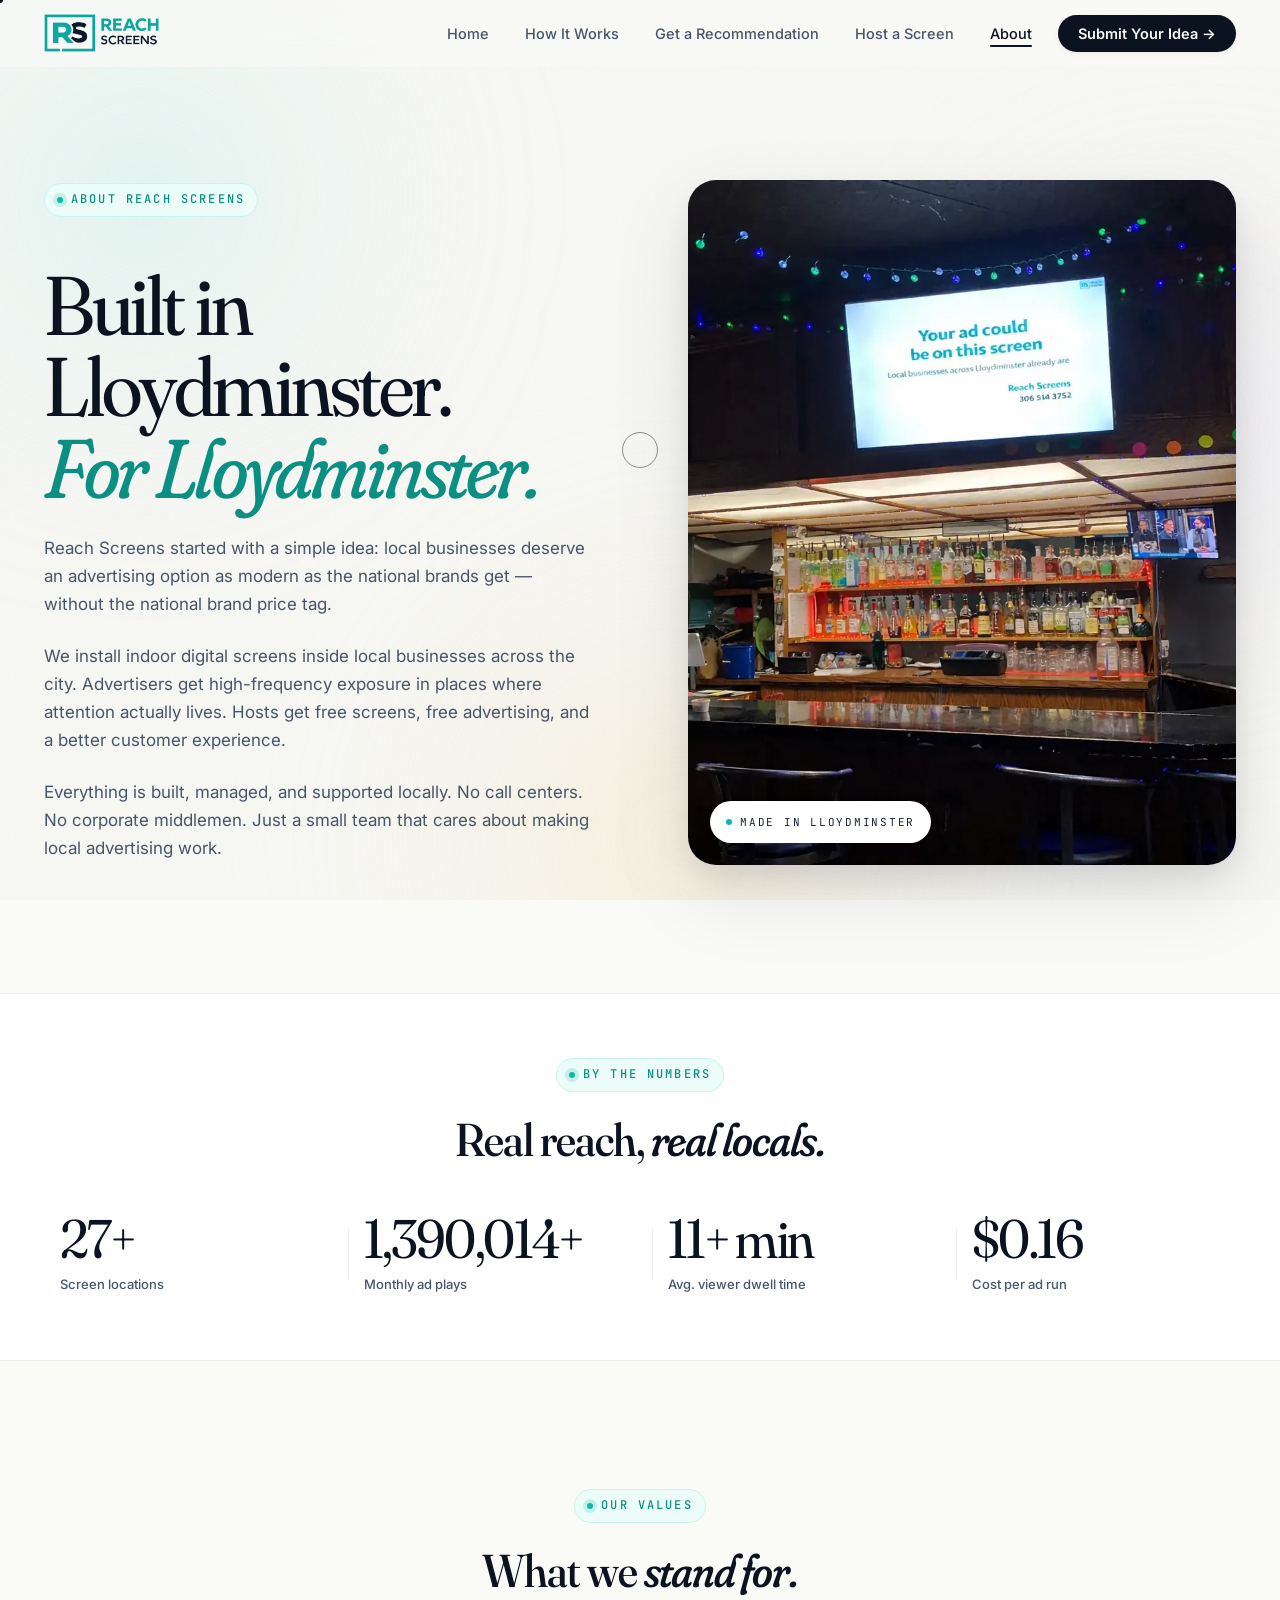
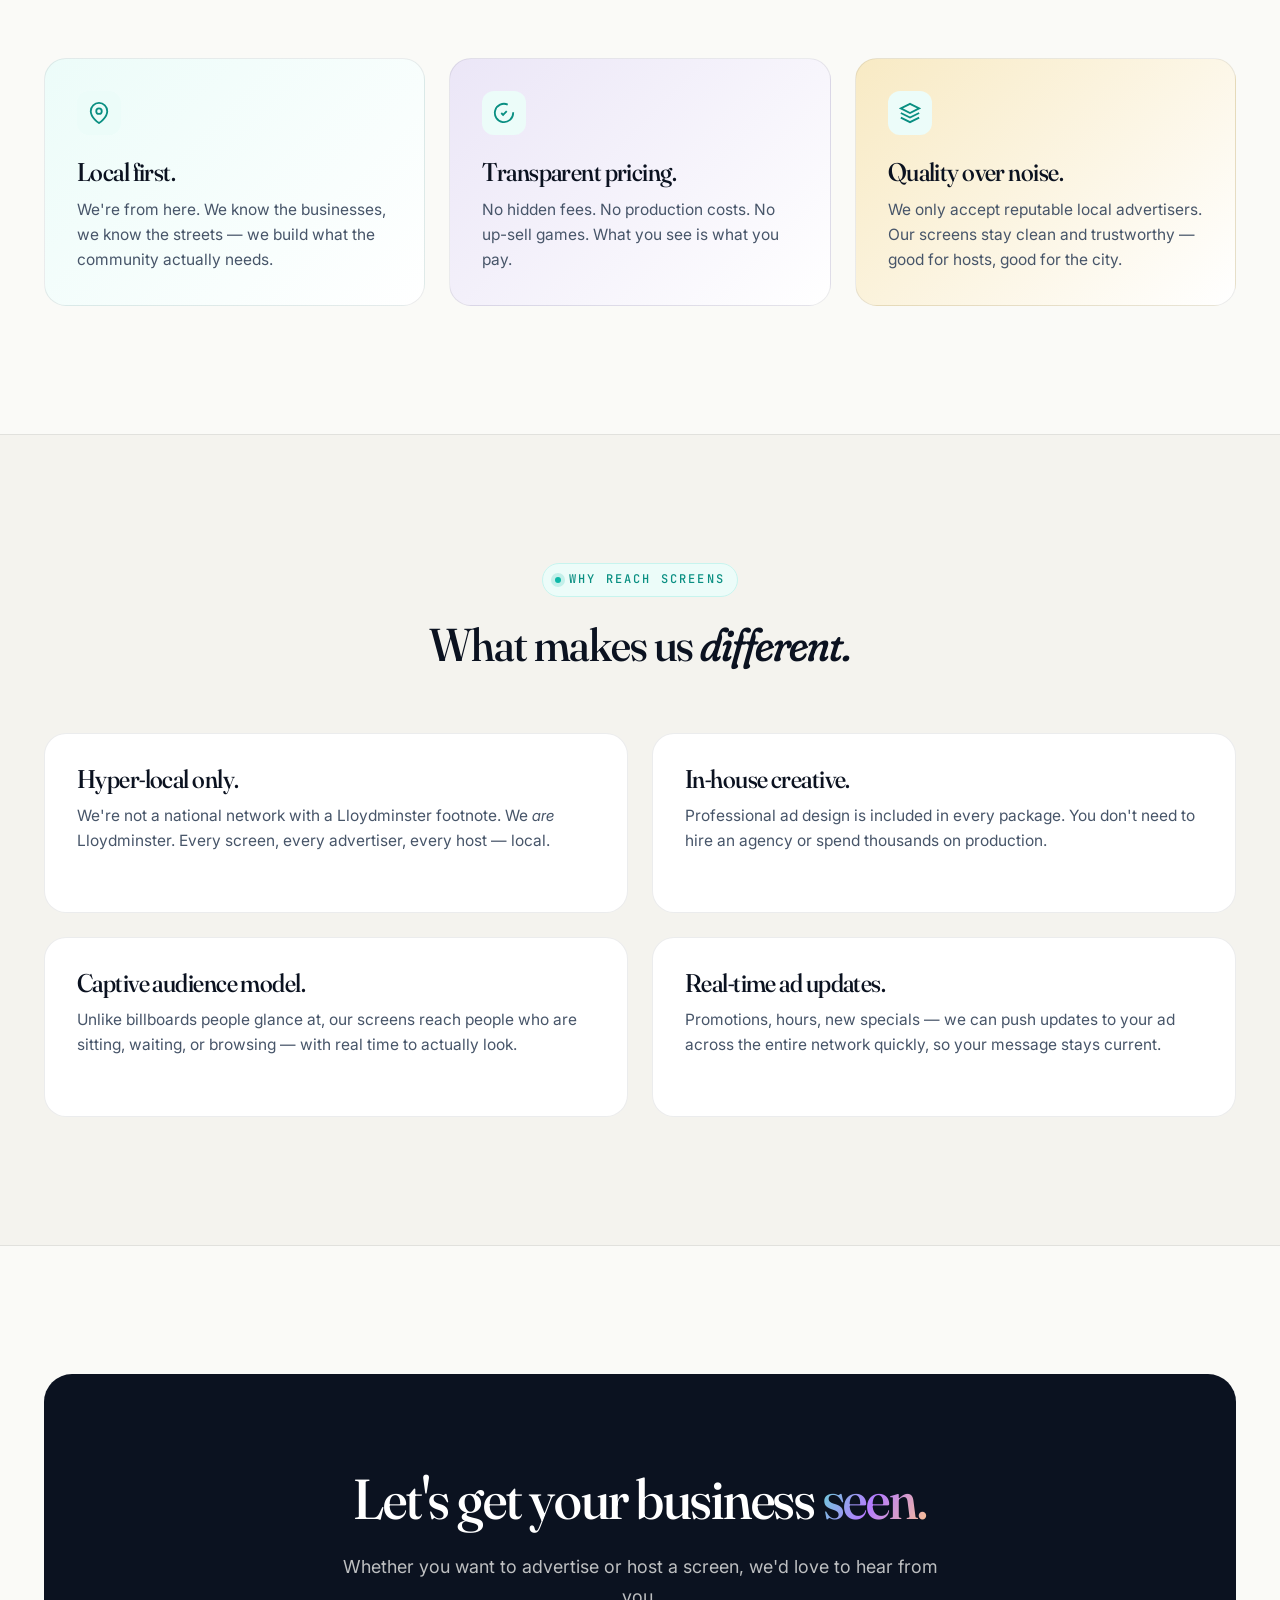
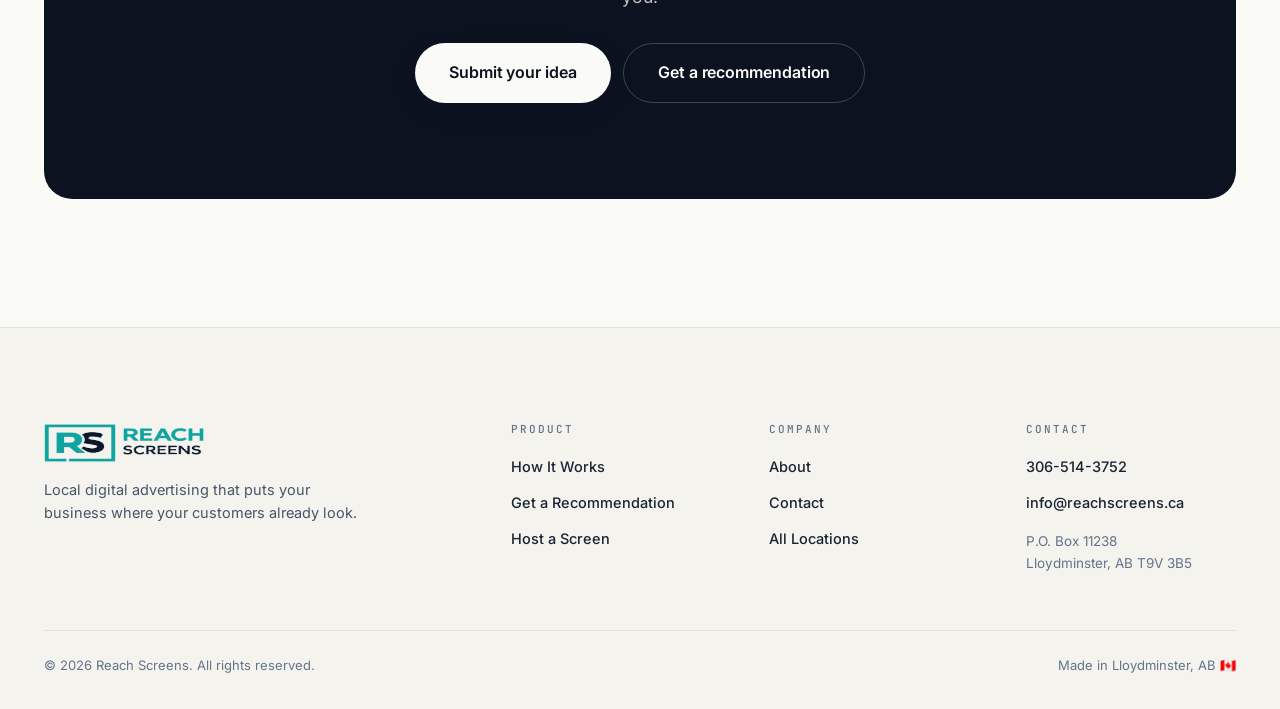
<file: about.html>
<!DOCTYPE html>
<html lang="en">
<head>
  <meta charset="UTF-8">
  <meta name="viewport" content="width=device-width, initial-scale=1.0">
  <title>About — Reach Screens</title>
  <meta name="description" content="Reach Screens is a local digital advertising network built in Lloydminster, for Lloydminster.">
  <meta name="theme-color" content="#FAFAF7">
  <link rel="preconnect" href="https://fonts.googleapis.com">
  <link rel="preconnect" href="https://fonts.gstatic.com" crossorigin>
  <link rel="preload" as="image" href="assets/logo-dark.webp">
  <link rel="stylesheet" href="styles.css?v=1">
  <link rel="icon" href="assets/favicon.ico">
</head>
<body>

<div class="aurora" aria-hidden="true"><div class="aurora-blob b1"></div><div class="aurora-blob b2"></div><div class="aurora-blob b3"></div></div>

<nav class="nav" aria-label="Main">
  <div class="nav-inner">
    <a href="index.html" class="nav-logo"><img src="assets/logo-dark.webp" alt="Reach Screens" class="nav-logo-img" width="160" height="38"></a>
    <ul class="nav-links">
      <li><a href="index.html">Home</a></li>
      <li><a href="how-it-works.html">How It Works</a></li>
      <li><a href="pricing.html">Get a Recommendation</a></li>
      <li><a href="host.html">Host a Screen</a></li>
      <li><a href="about.html">About</a></li>
      <li><a href="contact.html#idea" class="nav-cta">Submit Your Idea →</a></li>
    </ul>
    <a href="contact.html#idea" class="nav-mobile-cta">Submit Your Idea</a>
    <button class="nav-toggle" aria-label="Toggle menu"><span></span><span></span><span></span></button>
  </div>
</nav>

<section class="about-hero" style="padding-top:180px;">
  <div class="container">
    <div class="split">
      <div class="reveal-l">
        <span class="eyebrow">About Reach Screens</span>
        <h1 class="display mt-3" style="margin-bottom:var(--s-3);">Built in Lloydminster.<br><em>For Lloydminster.</em></h1>
        <p>Reach Screens started with a simple idea: local businesses deserve an advertising option as modern as the national brands get — without the national brand price tag.</p>
        <p class="mt-3">We install indoor digital screens inside local businesses across the city. Advertisers get high-frequency exposure in places where attention actually lives. Hosts get free screens, free advertising, and a better customer experience.</p>
        <p class="mt-3">Everything is built, managed, and supported locally. No call centers. No corporate middlemen. Just a small team that cares about making local advertising work.</p>
      </div>
      <div class="split-visual reveal-r">
        <img src="assets/photo-1.webp" alt="Reach Screens display in Lloydminster" loading="lazy">
        <div class="stamp">Made in Lloydminster</div>
      </div>
    </div>
  </div>
</section>

<!-- Stats -->
<section style="background:var(--surface);border-top:1px solid var(--line);border-bottom:1px solid var(--line);padding:var(--s-6) 0;">
  <div class="container">
    <div class="section-head reveal" style="margin-bottom:var(--s-5);">
      <span class="eyebrow">By the numbers</span>
      <h2 class="section-title">Real reach, <em class="text-italic">real locals.</em></h2>
    </div>
    <div class="stats-grid">
      <div class="stat">
        <div class="stat-num"><span data-count="35" data-suffix="+">0</span></div>
        <div class="stat-label">Screen locations</div>
      </div>
      <div class="stat">
        <div class="stat-num"><span data-count="1800000" data-suffix="+">0</span></div>
        <div class="stat-label">Monthly ad plays</div>
      </div>
      <div class="stat">
        <div class="stat-num"><span data-count="15" data-suffix="+ min">0</span></div>
        <div class="stat-label">Avg. viewer dwell time</div>
      </div>
      <div class="stat">
        <div class="stat-num">$<span data-count="0.21">0</span></div>
        <div class="stat-label">Cost per ad run</div>
      </div>
    </div>
  </div>
</section>

<!-- Values -->
<section>
  <div class="container">
    <div class="section-head reveal">
      <span class="eyebrow">Our values</span>
      <h2 class="section-title">What we <em class="text-italic">stand for.</em></h2>
    </div>
    <div class="bento stagger">
      <div class="bento-card span-4 tone-mint">
        <div class="icon-tile"><svg width="22" height="22" viewBox="0 0 24 24" fill="none" stroke="currentColor" stroke-width="2"><path d="M21 10c0 7-9 13-9 13s-9-6-9-13a9 9 0 0118 0z"/><circle cx="12" cy="10" r="3"/></svg></div>
        <h3>Local first.</h3>
        <p>We're from here. We know the businesses, we know the streets — we build what the community actually needs.</p>
      </div>
      <div class="bento-card span-4 tone-plum">
        <div class="icon-tile"><svg width="22" height="22" viewBox="0 0 24 24" fill="none" stroke="currentColor" stroke-width="2"><path d="M9 12l2 2 4-4"/><path d="M22 11.08V12a10 10 0 11-5.93-9.14"/></svg></div>
        <h3>Transparent pricing.</h3>
        <p>No hidden fees. No production costs. No up-sell games. What you see is what you pay.</p>
      </div>
      <div class="bento-card span-4 tone-gold">
        <div class="icon-tile"><svg width="22" height="22" viewBox="0 0 24 24" fill="none" stroke="currentColor" stroke-width="2"><path d="M12 2L2 7l10 5 10-5-10-5z"/><path d="M2 17l10 5 10-5"/><path d="M2 12l10 5 10-5"/></svg></div>
        <h3>Quality over noise.</h3>
        <p>We only accept reputable local advertisers. Our screens stay clean and trustworthy — good for hosts, good for the city.</p>
      </div>
    </div>
  </div>
</section>

<!-- What makes us different -->
<section style="background:var(--paper-2);border-top:1px solid var(--line);border-bottom:1px solid var(--line);">
  <div class="container">
    <div class="section-head reveal">
      <span class="eyebrow">Why Reach Screens</span>
      <h2 class="section-title">What makes us <em class="text-italic">different.</em></h2>
    </div>
    <div class="bento stagger">
      <div class="bento-card span-6"><h3>Hyper-local only.</h3><p>We're not a national network with a Lloydminster footnote. We <em class="text-italic">are</em> Lloydminster. Every screen, every advertiser, every host — local.</p></div>
      <div class="bento-card span-6"><h3>In-house creative.</h3><p>Professional ad design is included in every package. You don't need to hire an agency or spend thousands on production.</p></div>
      <div class="bento-card span-6"><h3>Captive audience model.</h3><p>Unlike billboards people glance at, our screens reach people who are sitting, waiting, or browsing — with real time to actually look.</p></div>
      <div class="bento-card span-6"><h3>Real-time ad updates.</h3><p>Promotions, hours, new specials — we can push updates to your ad across the entire network quickly, so your message stays current.</p></div>
    </div>
  </div>
</section>

<!-- CTA -->
<section>
  <div class="container">
    <div class="cta reveal">
      <div class="cta-aurora" aria-hidden="true"></div>
      <h2>Let's get your business <span class="text-gradient">seen.</span></h2>
      <p>Whether you want to advertise or host a screen, we'd love to hear from you.</p>
      <div class="cta-actions">
        <span class="magnet" data-magnet="14"><a href="contact.html#idea" class="btn btn-primary btn-lg">Submit your idea</a></span>
        <span class="magnet" data-magnet="10"><a href="pricing.html" class="btn btn-ghost btn-lg">Get a recommendation</a></span>
      </div>
    </div>
  </div>
</section>

<footer class="footer">
  <div class="container">
    <div class="footer-grid">
      <div>
        <img src="assets/logo-dark.webp" alt="Reach Screens" class="footer-logo" width="160" height="38" loading="lazy">
        <p class="footer-tagline">Local digital advertising that puts your business where your customers already look.</p>
      </div>
      <div><h5>Product</h5><ul><li><a href="how-it-works.html">How It Works</a></li><li><a href="pricing.html">Get a Recommendation</a></li><li><a href="host.html">Host a Screen</a></li></ul></div>
      <div><h5>Company</h5><ul><li><a href="about.html">About</a></li><li><a href="contact.html">Contact</a></li><li><a href="locations.html">All Locations</a></li></ul></div>
      <div><h5>Contact</h5><ul><li><a href="tel:3065143752">306-514-3752</a></li><li><a href="mailto:info@reachscreens.ca">info@reachscreens.ca</a></li><li style="color:var(--slate-2);font-size:13.5px;padding-top:6px;">P.O. Box 11238<br>Lloydminster, AB T9V 3B5</li></ul></div>
    </div>
    <div class="footer-bottom"><div>© 2026 Reach Screens. All rights reserved.</div><div>Made in Lloydminster, AB 🇨🇦</div></div>
  </div>
</footer>

<script src="main.js?v=1" defer></script>
</body>
</html>
</file>
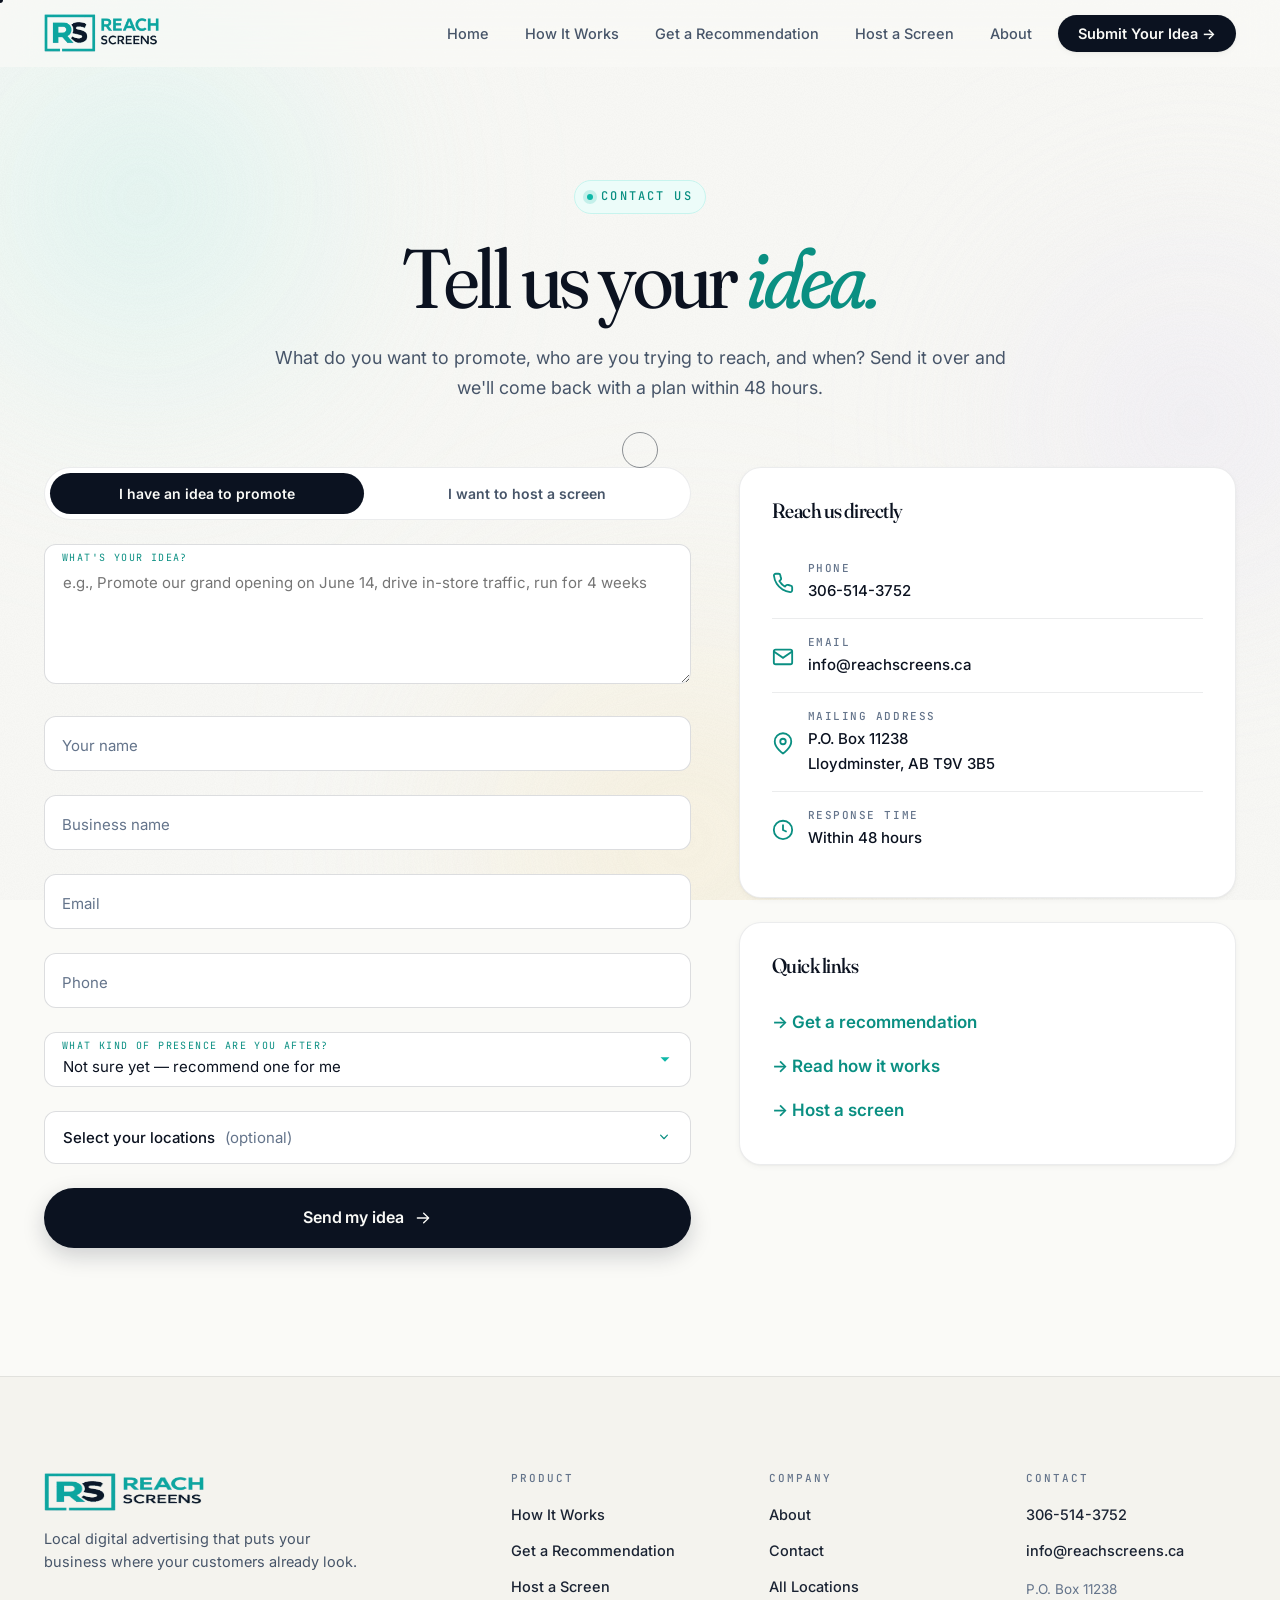
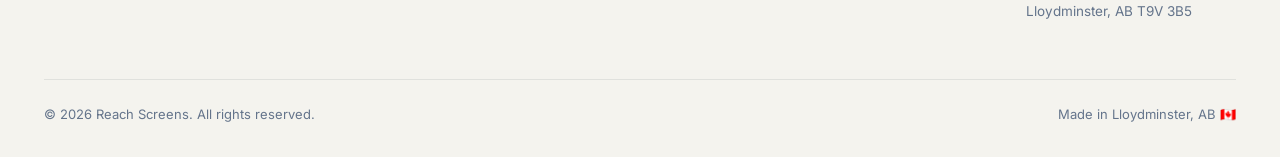
<file: contact.html>
<!DOCTYPE html>
<html lang="en">
<head>
  <meta charset="UTF-8">
  <meta name="viewport" content="width=device-width, initial-scale=1.0">
  <title>Contact — Reach Screens</title>
  <meta name="description" content="Get in touch with Reach Screens. Tell us about your business and we'll reach out within 48 hours.">
  <meta name="theme-color" content="#FAFAF7">
  <link rel="preconnect" href="https://fonts.googleapis.com">
  <link rel="preconnect" href="https://fonts.gstatic.com" crossorigin>
  <link rel="preload" as="image" href="assets/logo-dark.webp">
  <link rel="stylesheet" href="styles.css?v=1">
  <link rel="icon" href="assets/favicon.ico">
</head>
<body>

<div class="aurora" aria-hidden="true"><div class="aurora-blob b1"></div><div class="aurora-blob b2"></div><div class="aurora-blob b3"></div></div>

<nav class="nav" aria-label="Main">
  <div class="nav-inner">
    <a href="index.html" class="nav-logo"><img src="assets/logo-dark.webp" alt="Reach Screens" class="nav-logo-img" width="160" height="38"></a>
    <ul class="nav-links">
      <li><a href="index.html">Home</a></li>
      <li><a href="how-it-works.html">How It Works</a></li>
      <li><a href="pricing.html">Get a Recommendation</a></li>
      <li><a href="host.html">Host a Screen</a></li>
      <li><a href="about.html">About</a></li>
      <li><a href="contact.html#idea" class="nav-cta">Submit Your Idea →</a></li>
    </ul>
    <a href="contact.html#idea" class="nav-mobile-cta">Submit Your Idea</a>
    <button class="nav-toggle" aria-label="Toggle menu"><span></span><span></span><span></span></button>
  </div>
</nav>

<section id="idea" style="padding-top:180px;">
  <div class="container">
    <div class="section-head reveal">
      <span class="eyebrow">Contact us</span>
      <h1 class="display">Tell us your <em>idea.</em></h1>
      <p class="section-sub mt-3">What do you want to promote, who are you trying to reach, and when? Send it over and we'll come back with a plan within 48 hours.</p>
    </div>

    <div class="contact-grid">
      <div class="reveal-l">
        <form data-contact-form data-endpoint="https://forms-api.reachscreens.ca/submit">
          <input type="text" name="_hp" tabindex="-1" autocomplete="off" aria-hidden="true" style="position:absolute;left:-9999px;width:1px;height:1px;opacity:0;">
          <div class="form-toggle" role="tablist" aria-label="Inquiry type">
            <button type="button" class="form-toggle-btn active" data-inquiry="advertise" role="tab" aria-selected="true">I have an idea to promote</button>
            <button type="button" class="form-toggle-btn" data-inquiry="host" role="tab" aria-selected="false">I want to host a screen</button>
          </div>
          <input type="hidden" id="inquiryType" value="advertise">

          <div class="form-group">
            <textarea id="message" class="form-textarea" placeholder="e.g., Promote our grand opening on June 14, drive in-store traffic, run for 4 weeks" required></textarea>
            <label for="message" class="form-label form-label-static" data-message-label>What's your idea?</label>
          </div>

          <div class="form-group">
            <input type="text" id="name" class="form-input" placeholder=" " required>
            <label for="name" class="form-label">Your name</label>
          </div>
          <div class="form-group">
            <input type="text" id="business" class="form-input" placeholder=" " required>
            <label for="business" class="form-label">Business name</label>
          </div>
          <div class="form-group">
            <input type="email" id="email" class="form-input" placeholder=" " required>
            <label for="email" class="form-label">Email</label>
          </div>
          <div class="form-group">
            <input type="tel" id="phone" class="form-input" placeholder=" " required>
            <label for="phone" class="form-label">Phone</label>
          </div>

          <div class="form-group" data-host-only style="display:none;">
            <input type="text" id="venue" class="form-input" placeholder=" ">
            <label for="venue" class="form-label">Type of business / venue</label>
          </div>
          <div class="form-group" data-host-only style="display:none;">
            <input type="text" id="address" class="form-input" placeholder=" ">
            <label for="address" class="form-label">Business address</label>
          </div>

          <div class="form-group" data-advertise-only>
            <select id="package" class="form-input form-select">
              <option value="">Not sure yet — recommend one for me</option>
              <option value="event">Promote a one-time event or launch</option>
              <option value="awareness">Build steady local awareness</option>
              <option value="everywhere">Be everywhere your customers go</option>
              <option value="exploring">Just exploring</option>
            </select>
            <label for="package" class="form-label form-label-static">What kind of presence are you after?</label>
          </div>

          <div class="form-group" data-advertise-only>
            <button type="button" class="form-locations-toggle" aria-expanded="false">
              <span>Select your locations <span class="form-locations-counter">(optional)</span></span>
              <svg class="form-locations-chev" width="16" height="16" viewBox="0 0 20 20" fill="currentColor"><path fill-rule="evenodd" d="M5.23 7.21a.75.75 0 011.06.02L10 11.06l3.71-3.83a.75.75 0 111.08 1.04l-4.25 4.4a.75.75 0 01-1.08 0L5.21 8.27a.75.75 0 01.02-1.06z"/></svg>
            </button>
            <div class="form-locations-panel" hidden>
              <input type="search" class="form-locations-search" placeholder="Search locations…" aria-label="Search locations">
              <div class="form-locations-list" role="group" aria-label="Locations"></div>
            </div>
            <input type="hidden" id="locations" value="">
          </div>

          <button type="submit" class="btn btn-primary btn-lg" style="width:100%;">
            Send my idea
            <svg class="btn-icon" viewBox="0 0 20 20" fill="currentColor"><path fill-rule="evenodd" d="M3 10a.75.75 0 01.75-.75h10.638L10.23 5.29a.75.75 0 111.04-1.08l5.5 5.25a.75.75 0 010 1.08l-5.5 5.25a.75.75 0 11-1.04-1.08l4.158-3.96H3.75A.75.75 0 013 10z"/></svg>
          </button>
          <div data-form-error class="form-error" style="display:none;"></div>
        </form>

        <div class="form-success">
          <svg viewBox="0 0 52 52" fill="none" stroke="currentColor" stroke-width="3" stroke-linecap="round" stroke-linejoin="round">
            <circle cx="26" cy="26" r="24"/>
            <polyline class="check-path" points="14 27 23 36 38 18"/>
          </svg>
          <h3 class="mt-3">Got your idea.</h3>
          <p class="mt-3">One of us will reach out within 48 hours with a plan. In the meantime, you can <a href="how-it-works.html" style="color:var(--teal-deep);font-weight:600;">read how it works</a> if you want.</p>
        </div>
      </div>

      <div class="reveal-r">
        <div class="contact-info">
          <h3>Reach us directly</h3>
          <div class="contact-info-item">
            <svg width="22" height="22" viewBox="0 0 24 24" fill="none" stroke="currentColor" stroke-width="2"><path d="M22 16.92v3a2 2 0 01-2.18 2 19.79 19.79 0 01-8.63-3.07 19.5 19.5 0 01-6-6 19.79 19.79 0 01-3.07-8.67A2 2 0 014.11 2h3a2 2 0 012 1.72 12.84 12.84 0 00.7 2.81 2 2 0 01-.45 2.11L8.09 9.91a16 16 0 006 6l1.27-1.27a2 2 0 012.11-.45 12.84 12.84 0 002.81.7A2 2 0 0122 16.92z"/></svg>
            <div><div class="label">Phone</div><div class="value"><a href="tel:3065143752" style="color:inherit;">306-514-3752</a></div></div>
          </div>
          <div class="contact-info-item">
            <svg width="22" height="22" viewBox="0 0 24 24" fill="none" stroke="currentColor" stroke-width="2"><path d="M4 4h16c1.1 0 2 .9 2 2v12c0 1.1-.9 2-2 2H4c-1.1 0-2-.9-2-2V6c0-1.1.9-2 2-2z"/><polyline points="22,6 12,13 2,6"/></svg>
            <div><div class="label">Email</div><div class="value"><a href="mailto:info@reachscreens.ca" style="color:inherit;">info@reachscreens.ca</a></div></div>
          </div>
          <div class="contact-info-item">
            <svg width="22" height="22" viewBox="0 0 24 24" fill="none" stroke="currentColor" stroke-width="2"><path d="M21 10c0 7-9 13-9 13s-9-6-9-13a9 9 0 0118 0z"/><circle cx="12" cy="10" r="3"/></svg>
            <div><div class="label">Mailing address</div><div class="value">P.O. Box 11238<br>Lloydminster, AB T9V 3B5</div></div>
          </div>
          <div class="contact-info-item">
            <svg width="22" height="22" viewBox="0 0 24 24" fill="none" stroke="currentColor" stroke-width="2"><circle cx="12" cy="12" r="10"/><polyline points="12 6 12 12 16 14"/></svg>
            <div><div class="label">Response time</div><div class="value">Within 48 hours</div></div>
          </div>
        </div>

        <div class="contact-info" style="margin-top:var(--s-3);">
          <h3>Quick links</h3>
          <ul style="list-style:none;">
            <li style="padding:8px 0;"><a href="pricing.html" style="color:var(--teal-deep);font-weight:600;">→ Get a recommendation</a></li>
            <li style="padding:8px 0;"><a href="how-it-works.html" style="color:var(--teal-deep);font-weight:600;">→ Read how it works</a></li>
            <li style="padding:8px 0;"><a href="host.html" style="color:var(--teal-deep);font-weight:600;">→ Host a screen</a></li>
          </ul>
        </div>
      </div>
    </div>
  </div>
</section>

<footer class="footer">
  <div class="container">
    <div class="footer-grid">
      <div>
        <img src="assets/logo-dark.webp" alt="Reach Screens" class="footer-logo" width="160" height="38" loading="lazy">
        <p class="footer-tagline">Local digital advertising that puts your business where your customers already look.</p>
      </div>
      <div><h5>Product</h5><ul><li><a href="how-it-works.html">How It Works</a></li><li><a href="pricing.html">Get a Recommendation</a></li><li><a href="host.html">Host a Screen</a></li></ul></div>
      <div><h5>Company</h5><ul><li><a href="about.html">About</a></li><li><a href="contact.html">Contact</a></li><li><a href="locations.html">All Locations</a></li></ul></div>
      <div><h5>Contact</h5><ul><li><a href="tel:3065143752">306-514-3752</a></li><li><a href="mailto:info@reachscreens.ca">info@reachscreens.ca</a></li><li style="color:var(--slate-2);font-size:13.5px;padding-top:6px;">P.O. Box 11238<br>Lloydminster, AB T9V 3B5</li></ul></div>
    </div>
    <div class="footer-bottom"><div>© 2026 Reach Screens. All rights reserved.</div><div>Made in Lloydminster, AB 🇨🇦</div></div>
  </div>
</footer>

<script src="assets/screen-locations.js?v=1" defer></script>
<script src="main.js?v=1" defer></script>
</body>
</html>
</file>
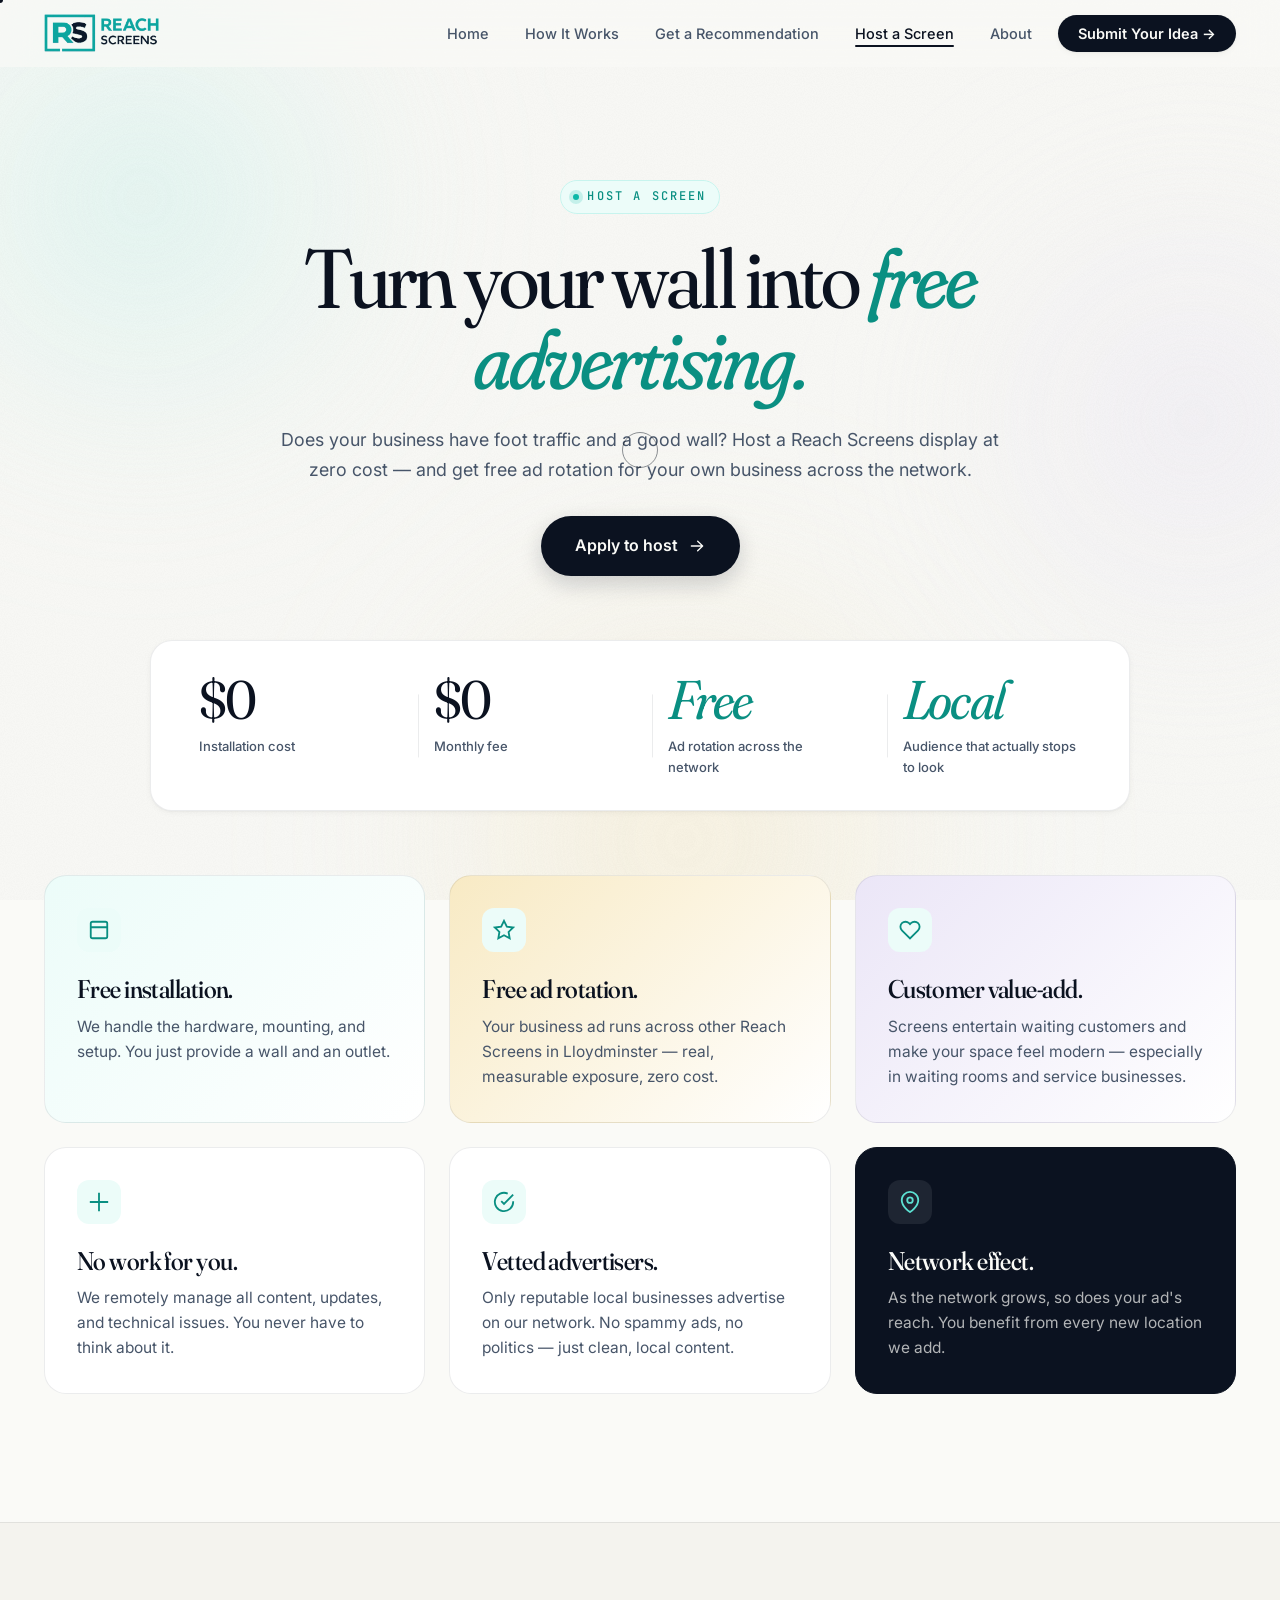
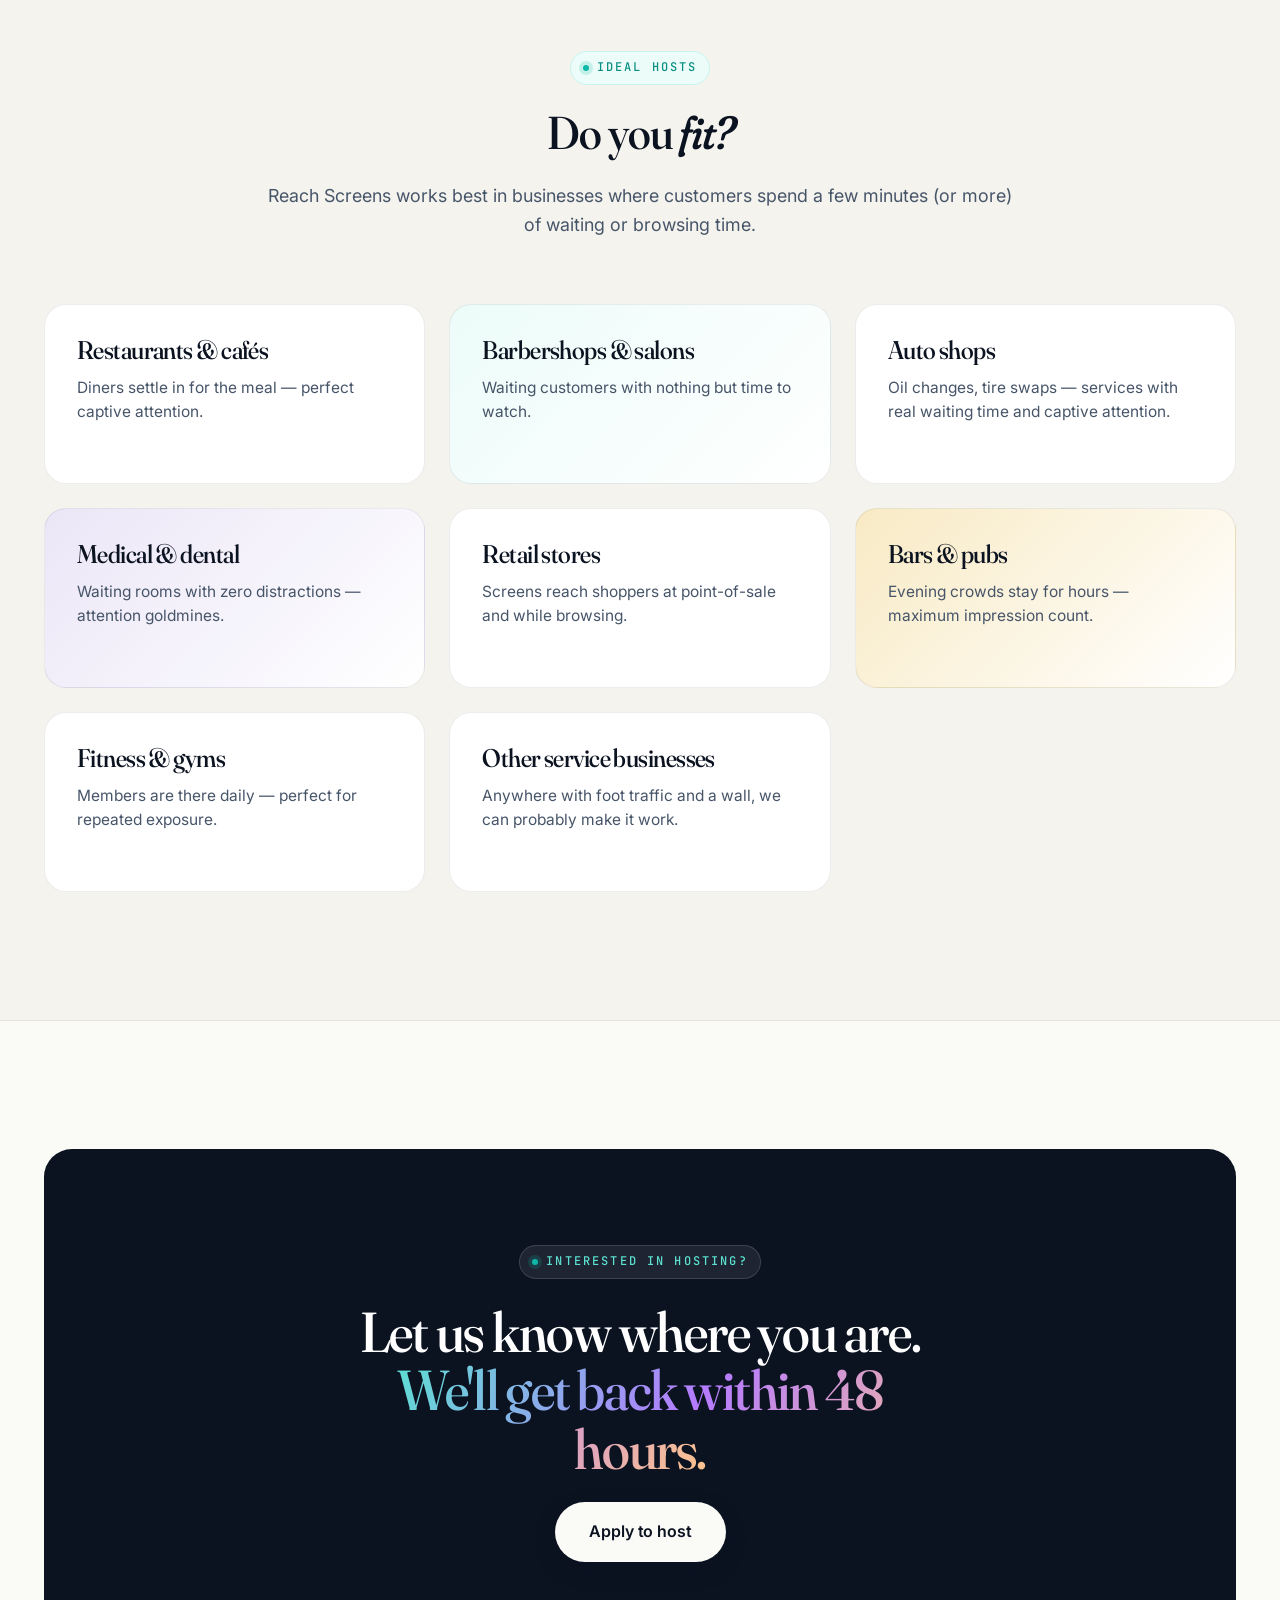
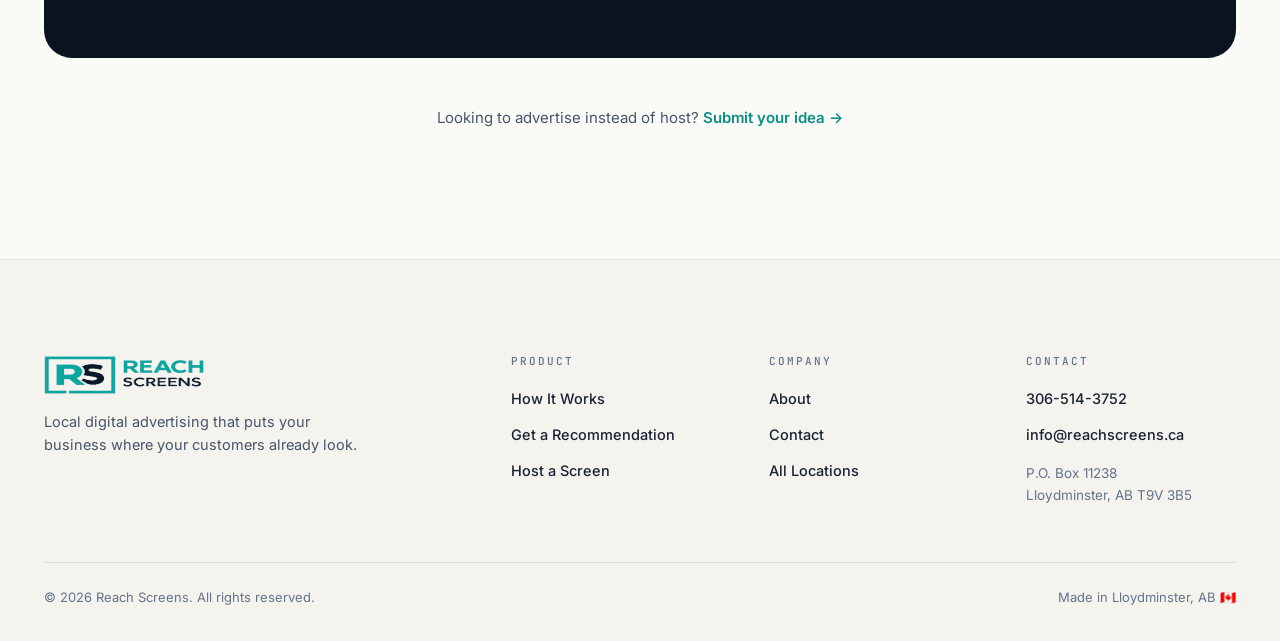
<file: host.html>
<!DOCTYPE html>
<html lang="en">
<head>
  <meta charset="UTF-8">
  <meta name="viewport" content="width=device-width, initial-scale=1.0">
  <title>Host a Screen — Reach Screens</title>
  <meta name="description" content="Host a Reach Screens display in your business. Free installation, free advertising for your business, and added value for your customers.">
  <meta name="theme-color" content="#FAFAF7">
  <link rel="preconnect" href="https://fonts.googleapis.com">
  <link rel="preconnect" href="https://fonts.gstatic.com" crossorigin>
  <link rel="preload" as="image" href="assets/logo-dark.webp">
  <link rel="stylesheet" href="styles.css?v=1">
  <link rel="icon" href="assets/favicon.ico">
</head>
<body>

<div class="aurora" aria-hidden="true"><div class="aurora-blob b1"></div><div class="aurora-blob b2"></div><div class="aurora-blob b3"></div></div>

<nav class="nav" aria-label="Main">
  <div class="nav-inner">
    <a href="index.html" class="nav-logo"><img src="assets/logo-dark.webp" alt="Reach Screens" class="nav-logo-img" width="160" height="38"></a>
    <ul class="nav-links">
      <li><a href="index.html">Home</a></li>
      <li><a href="how-it-works.html">How It Works</a></li>
      <li><a href="pricing.html">Get a Recommendation</a></li>
      <li><a href="host.html">Host a Screen</a></li>
      <li><a href="about.html">About</a></li>
      <li><a href="contact.html#idea" class="nav-cta">Submit Your Idea →</a></li>
    </ul>
    <a href="contact.html?type=host" class="nav-mobile-cta">Apply to Host</a>
    <button class="nav-toggle" aria-label="Toggle menu"><span></span><span></span><span></span></button>
  </div>
</nav>

<section class="host-hero" style="padding-top:180px;">
  <div class="container">
    <div class="section-head reveal">
      <span class="eyebrow">Host a screen</span>
      <h1 class="display">Turn your wall into <em>free advertising.</em></h1>
      <p class="section-sub mt-3">Does your business have foot traffic and a good wall? Host a Reach Screens display at zero cost — and get free ad rotation for your own business across the network.</p>
      <div class="mt-4">
        <span class="magnet" data-magnet="12">
          <a href="contact.html?type=host" class="btn btn-primary btn-lg">
            Apply to host
            <svg class="btn-icon" viewBox="0 0 20 20" fill="currentColor"><path fill-rule="evenodd" d="M3 10a.75.75 0 01.75-.75h10.638L10.23 5.29a.75.75 0 111.04-1.08l5.5 5.25a.75.75 0 010 1.08l-5.5 5.25a.75.75 0 11-1.04-1.08l4.158-3.96H3.75A.75.75 0 013 10z"/></svg>
          </a>
        </span>
      </div>
    </div>

    <!-- Stats callout -->
    <div class="stats-grid reveal" style="max-width:980px;margin:0 auto var(--s-6);background:var(--surface);border:1px solid var(--line);border-radius:var(--r-4);padding:var(--s-4);box-shadow:var(--sh-sm);">
      <div class="stat">
        <div class="stat-num">$0</div>
        <div class="stat-label">Installation cost</div>
      </div>
      <div class="stat">
        <div class="stat-num">$0</div>
        <div class="stat-label">Monthly fee</div>
      </div>
      <div class="stat">
        <div class="stat-num"><em>Free</em></div>
        <div class="stat-label">Ad rotation across the network</div>
      </div>
      <div class="stat">
        <div class="stat-num"><em>Local</em></div>
        <div class="stat-label">Audience that actually stops to look</div>
      </div>
    </div>

    <!-- Bento benefits -->
    <div class="bento stagger">
      <div class="bento-card span-4 tone-mint">
        <div class="icon-tile"><svg width="22" height="22" viewBox="0 0 24 24" fill="none" stroke="currentColor" stroke-width="2"><rect x="3" y="3" width="18" height="18" rx="2"/><path d="M3 9h18"/></svg></div>
        <h3>Free installation.</h3>
        <p>We handle the hardware, mounting, and setup. You just provide a wall and an outlet.</p>
      </div>
      <div class="bento-card span-4 tone-gold">
        <div class="icon-tile"><svg width="22" height="22" viewBox="0 0 24 24" fill="none" stroke="currentColor" stroke-width="2"><path d="M12 2l3.09 6.26L22 9.27l-5 4.87 1.18 6.88L12 17.77l-6.18 3.25L7 14.14 2 9.27l6.91-1.01L12 2z"/></svg></div>
        <h3>Free ad rotation.</h3>
        <p>Your business ad runs across other Reach Screens in Lloydminster — real, measurable exposure, zero cost.</p>
      </div>
      <div class="bento-card span-4 tone-plum">
        <div class="icon-tile"><svg width="22" height="22" viewBox="0 0 24 24" fill="none" stroke="currentColor" stroke-width="2"><path d="M20.84 4.61a5.5 5.5 0 00-7.78 0L12 5.67l-1.06-1.06a5.5 5.5 0 00-7.78 7.78l1.06 1.06L12 21.23l7.78-7.78 1.06-1.06a5.5 5.5 0 000-7.78z"/></svg></div>
        <h3>Customer value-add.</h3>
        <p>Screens entertain waiting customers and make your space feel modern — especially in waiting rooms and service businesses.</p>
      </div>
      <div class="bento-card span-4">
        <div class="icon-tile"><svg width="22" height="22" viewBox="0 0 24 24" fill="none" stroke="currentColor" stroke-width="2"><path d="M12 2v20M2 12h20"/></svg></div>
        <h3>No work for you.</h3>
        <p>We remotely manage all content, updates, and technical issues. You never have to think about it.</p>
      </div>
      <div class="bento-card span-4">
        <div class="icon-tile"><svg width="22" height="22" viewBox="0 0 24 24" fill="none" stroke="currentColor" stroke-width="2"><path d="M22 11.08V12a10 10 0 11-5.93-9.14"/><polyline points="22 4 12 14.01 9 11.01"/></svg></div>
        <h3>Vetted advertisers.</h3>
        <p>Only reputable local businesses advertise on our network. No spammy ads, no politics — just clean, local content.</p>
      </div>
      <div class="bento-card span-4 tone-ink">
        <div class="icon-tile"><svg width="22" height="22" viewBox="0 0 24 24" fill="none" stroke="currentColor" stroke-width="2"><path d="M21 10c0 7-9 13-9 13s-9-6-9-13a9 9 0 0118 0z"/><circle cx="12" cy="10" r="3"/></svg></div>
        <h3>Network effect.</h3>
        <p>As the network grows, so does your ad's reach. You benefit from every new location we add.</p>
      </div>
    </div>
  </div>
</section>

<!-- Ideal hosts -->
<section style="background:var(--paper-2);border-top:1px solid var(--line);border-bottom:1px solid var(--line);">
  <div class="container">
    <div class="section-head reveal">
      <span class="eyebrow">Ideal hosts</span>
      <h2 class="section-title">Do you <em class="text-italic">fit?</em></h2>
      <p class="section-sub">Reach Screens works best in businesses where customers spend a few minutes (or more) of waiting or browsing time.</p>
    </div>
    <div class="bento stagger">
      <div class="bento-card span-4"><h3>Restaurants &amp; cafés</h3><p>Diners settle in for the meal — perfect captive attention.</p></div>
      <div class="bento-card span-4 tone-mint"><h3>Barbershops &amp; salons</h3><p>Waiting customers with nothing but time to watch.</p></div>
      <div class="bento-card span-4"><h3>Auto shops</h3><p>Oil changes, tire swaps — services with real waiting time and captive attention.</p></div>
      <div class="bento-card span-4 tone-plum"><h3>Medical &amp; dental</h3><p>Waiting rooms with zero distractions — attention goldmines.</p></div>
      <div class="bento-card span-4"><h3>Retail stores</h3><p>Screens reach shoppers at point-of-sale and while browsing.</p></div>
      <div class="bento-card span-4 tone-gold"><h3>Bars &amp; pubs</h3><p>Evening crowds stay for hours — maximum impression count.</p></div>
      <div class="bento-card span-4"><h3>Fitness &amp; gyms</h3><p>Members are there daily — perfect for repeated exposure.</p></div>
      <div class="bento-card span-4"><h3>Other service businesses</h3><p>Anywhere with foot traffic and a wall, we can probably make it work.</p></div>
    </div>
  </div>
</section>

<!-- CTA -->
<section>
  <div class="container">
    <div class="cta reveal">
      <div class="cta-aurora" aria-hidden="true"></div>
      <span class="eyebrow" style="background:rgba(255,255,255,0.08);color:var(--cyan-glow);border-color:rgba(255,255,255,0.14);">Interested in hosting?</span>
      <h2>Let us know where you are.<br><span class="text-gradient">We'll get back within 48 hours.</span></h2>
      <div class="cta-actions">
        <span class="magnet" data-magnet="14"><a href="contact.html?type=host" class="btn btn-primary btn-lg">Apply to host</a></span>
      </div>
    </div>
    <p class="text-center mt-5" style="color:var(--slate);font-size:15px;">
      Looking to advertise instead of host? <a href="contact.html#idea" style="color:var(--teal-deep);font-weight:600;">Submit your idea →</a>
    </p>
  </div>
</section>

<footer class="footer">
  <div class="container">
    <div class="footer-grid">
      <div>
        <img src="assets/logo-dark.webp" alt="Reach Screens" class="footer-logo" width="160" height="38" loading="lazy">
        <p class="footer-tagline">Local digital advertising that puts your business where your customers already look.</p>
      </div>
      <div><h5>Product</h5><ul><li><a href="how-it-works.html">How It Works</a></li><li><a href="pricing.html">Get a Recommendation</a></li><li><a href="host.html">Host a Screen</a></li></ul></div>
      <div><h5>Company</h5><ul><li><a href="about.html">About</a></li><li><a href="contact.html">Contact</a></li><li><a href="locations.html">All Locations</a></li></ul></div>
      <div><h5>Contact</h5><ul><li><a href="tel:3065143752">306-514-3752</a></li><li><a href="mailto:info@reachscreens.ca">info@reachscreens.ca</a></li><li style="color:var(--slate-2);font-size:13.5px;padding-top:6px;">P.O. Box 11238<br>Lloydminster, AB T9V 3B5</li></ul></div>
    </div>
    <div class="footer-bottom"><div>© 2026 Reach Screens. All rights reserved.</div><div>Made in Lloydminster, AB 🇨🇦</div></div>
  </div>
</footer>

<script src="main.js?v=1" defer></script>
</body>
</html>
</file>
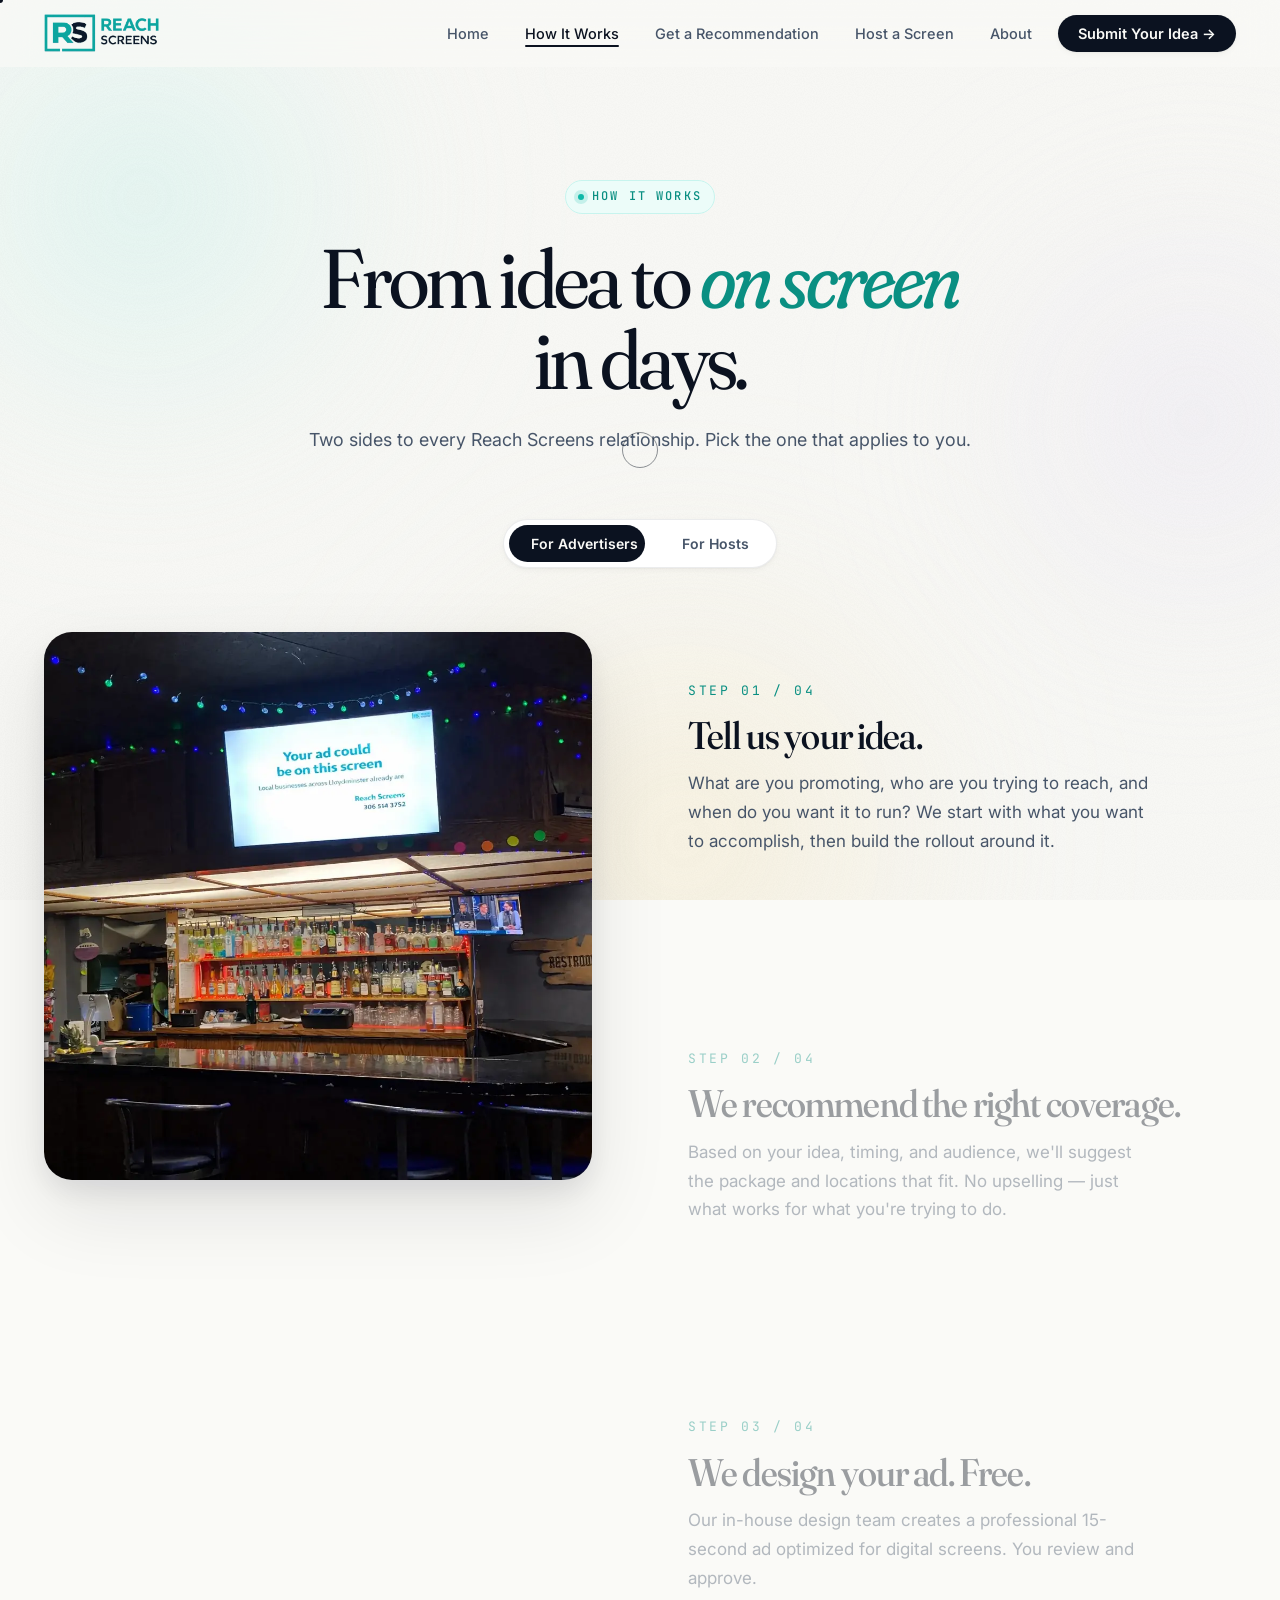
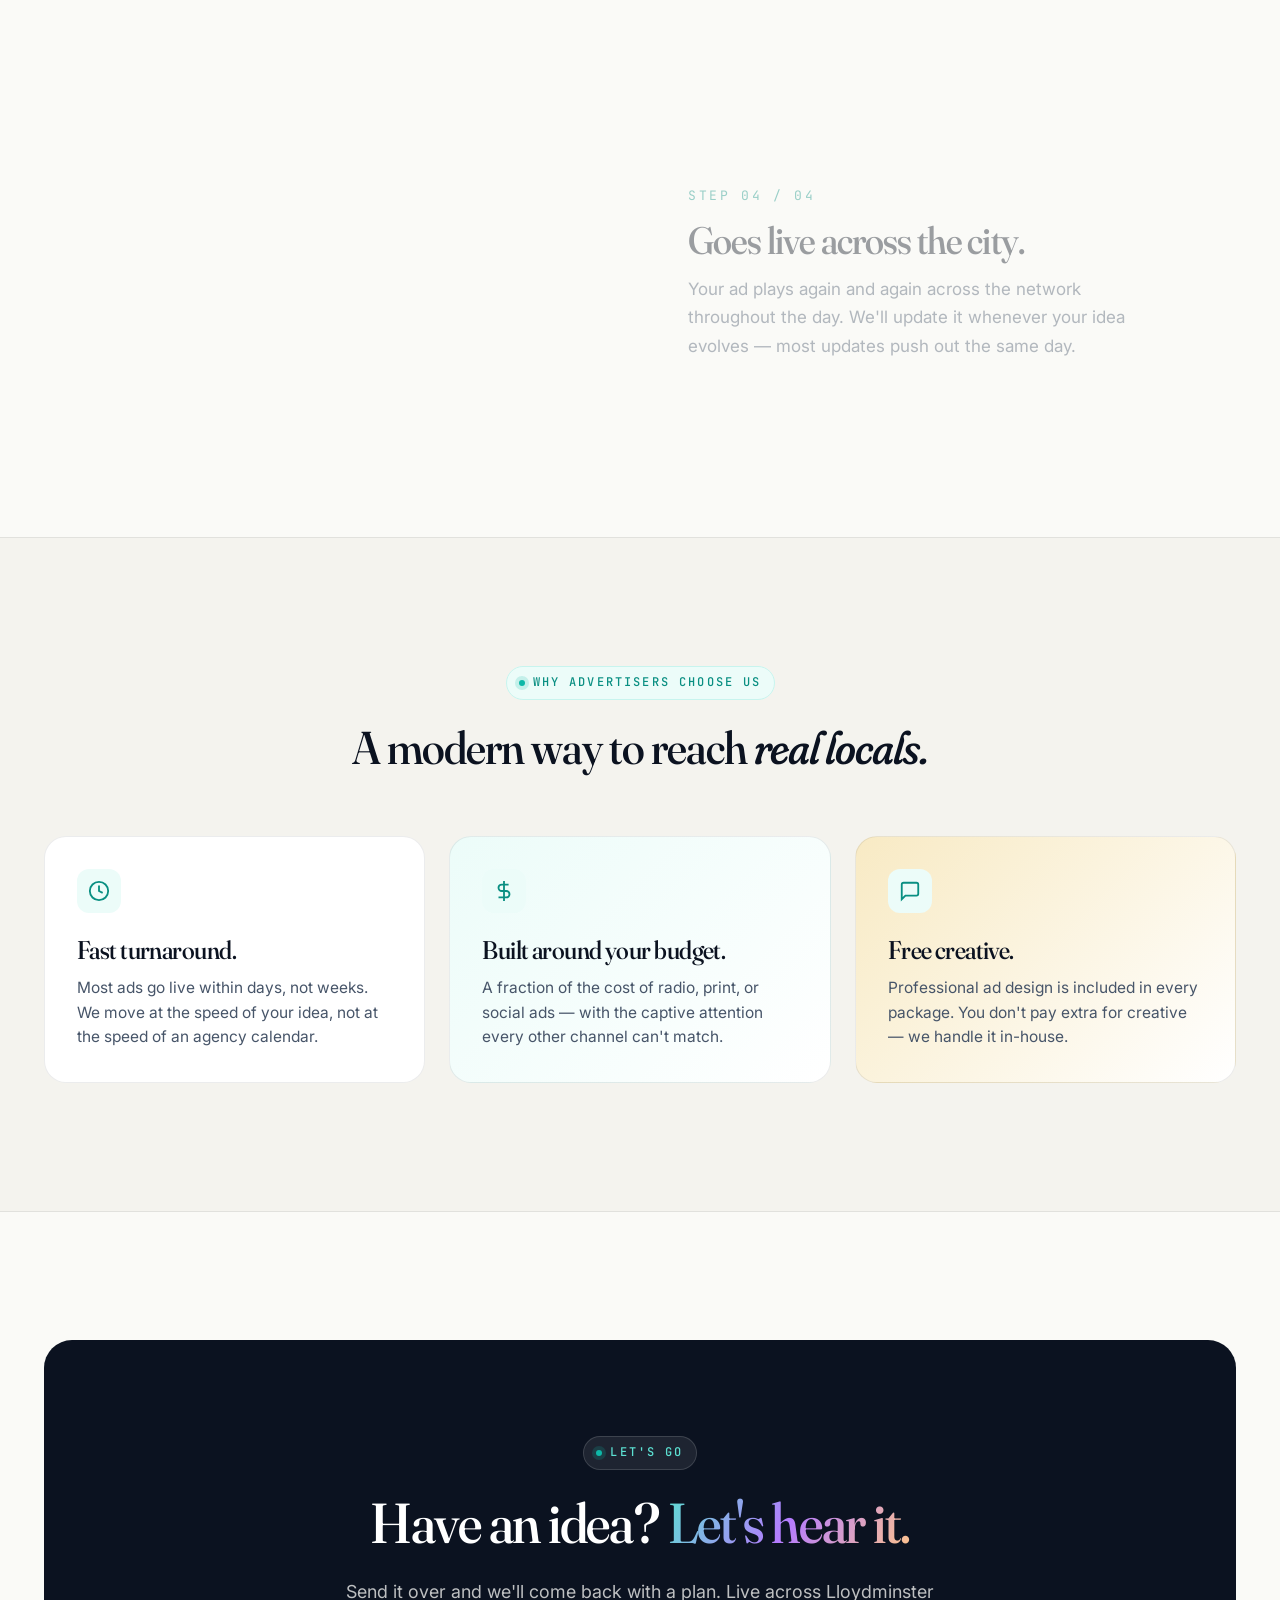
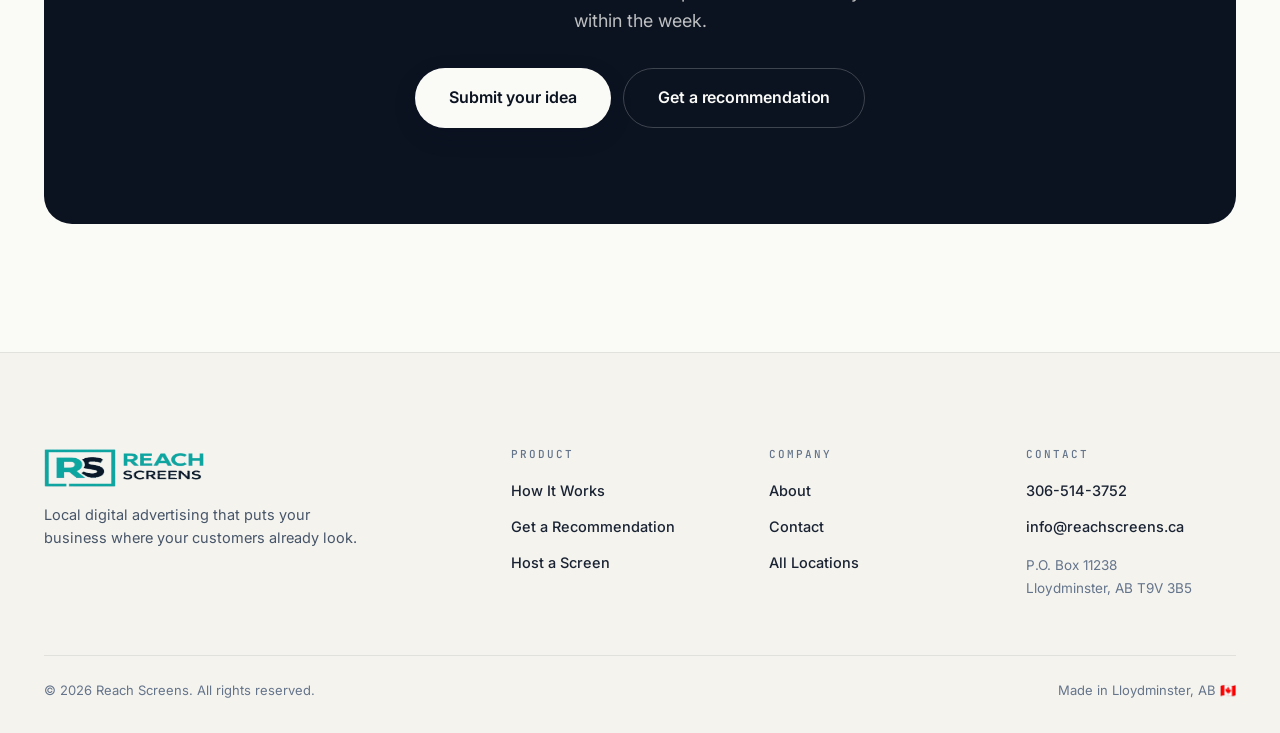
<file: how-it-works.html>
<!DOCTYPE html>
<html lang="en">
<head>
  <meta charset="UTF-8">
  <meta name="viewport" content="width=device-width, initial-scale=1.0">
  <title>How It Works — Reach Screens</title>
  <meta name="description" content="How Reach Screens turns your idea into a live local ad campaign across Lloydminster, from your first message to going live within days.">
  <meta name="theme-color" content="#FAFAF7">
  <link rel="preconnect" href="https://fonts.googleapis.com">
  <link rel="preconnect" href="https://fonts.gstatic.com" crossorigin>
  <link rel="preload" as="image" href="assets/logo-dark.webp">
  <link rel="stylesheet" href="styles.css?v=1">
  <link rel="icon" href="assets/favicon.ico">
</head>
<body>

<div class="aurora" aria-hidden="true">
  <div class="aurora-blob b1"></div>
  <div class="aurora-blob b2"></div>
  <div class="aurora-blob b3"></div>
</div>

<nav class="nav" aria-label="Main">
  <div class="nav-inner">
    <a href="index.html" class="nav-logo"><img src="assets/logo-dark.webp" alt="Reach Screens" class="nav-logo-img" width="160" height="38"></a>
    <ul class="nav-links">
      <li><a href="index.html">Home</a></li>
      <li><a href="how-it-works.html">How It Works</a></li>
      <li><a href="pricing.html">Get a Recommendation</a></li>
      <li><a href="host.html">Host a Screen</a></li>
      <li><a href="about.html">About</a></li>
      <li><a href="contact.html#idea" class="nav-cta">Submit Your Idea →</a></li>
    </ul>
    <a href="contact.html#idea" class="nav-mobile-cta">Submit Your Idea</a>
    <button class="nav-toggle" aria-label="Toggle menu"><span></span><span></span><span></span></button>
  </div>
</nav>

<section style="padding-top:180px;">
  <div class="container">
    <div class="section-head reveal">
      <span class="eyebrow">How it works</span>
      <h1 class="display">From idea to <em>on screen</em><br>in days.</h1>
      <p class="section-sub mt-3">Two sides to every Reach Screens relationship. Pick the one that applies to you.</p>
    </div>

    <div class="text-center reveal" style="margin-bottom:var(--s-6);">
      <div class="tabs" data-tabs>
        <span class="tab-btn-bg"></span>
        <button class="tab-btn active" data-tab="adv">For Advertisers</button>
        <button class="tab-btn" data-tab="host">For Hosts</button>
      </div>
    </div>
  </div>

  <div class="container">
    <!-- Advertiser sticky-process -->
    <div class="tab-panel active" data-tab-target="adv">
      <div class="sticky-process">
        <div class="stuck">
          <div class="stuck-art" data-stuck-art>
            <img src="assets/photo-1.webp" alt="Tell us your idea" loading="lazy" style="opacity:1;">
            <img src="assets/photo-3.webp" alt="We recommend the right coverage" loading="lazy" style="opacity:0;">
            <img src="assets/photo-2.webp" alt="We design your ad" loading="lazy" style="opacity:0;">
            <img src="assets/photo-4.webp" alt="Live across Lloydminster" loading="lazy" style="opacity:0;">
          </div>
        </div>
        <div class="process-steps">
          <div class="process-step">
            <div class="step-num">Step 01 / 04</div>
            <h3>Tell us your idea.</h3>
            <p>What are you promoting, who are you trying to reach, and when do you want it to run? We start with what you want to accomplish, then build the rollout around it.</p>
          </div>
          <div class="process-step">
            <div class="step-num">Step 02 / 04</div>
            <h3>We recommend the right coverage.</h3>
            <p>Based on your idea, timing, and audience, we'll suggest the package and locations that fit. No upselling — just what works for what you're trying to do.</p>
          </div>
          <div class="process-step">
            <div class="step-num">Step 03 / 04</div>
            <h3>We design your ad. Free.</h3>
            <p>Our in-house design team creates a professional 15-second ad optimized for digital screens. You review and approve.</p>
          </div>
          <div class="process-step">
            <div class="step-num">Step 04 / 04</div>
            <h3>Goes live across the city.</h3>
            <p>Your ad plays again and again across the network throughout the day. We'll update it whenever your idea evolves — most updates push out the same day.</p>
          </div>
        </div>
      </div>
    </div>

    <!-- Host sticky-process -->
    <div class="tab-panel" data-tab-target="host">
      <div class="sticky-process">
        <div class="stuck">
          <div class="stuck-art" data-stuck-art>
            <img src="assets/photo-6.webp" alt="Apply to host" loading="lazy" style="opacity:1;">
            <img src="assets/photo-7.webp" alt="We install" loading="lazy" style="opacity:0;">
            <img src="assets/photo-8.webp" alt="Free advertising" loading="lazy" style="opacity:0;">
          </div>
        </div>
        <div class="process-steps">
          <div class="process-step">
            <div class="step-num">Step 01 / 03</div>
            <h3>Apply to host a screen.</h3>
            <p>If your business has foot traffic and a good wall, you can host a Reach Screens display. Fill out a short form, we'll be in touch within 48 hours.</p>
          </div>
          <div class="process-step">
            <div class="step-num">Step 02 / 03</div>
            <h3>We install the screen.</h3>
            <p>Professional installation at no cost to you. We handle hardware, mounting, and setup. You just give us a wall and an outlet.</p>
          </div>
          <div class="process-step">
            <div class="step-num">Step 03 / 03</div>
            <h3>Free advertising for your business.</h3>
            <p>As a host, your business gets rotation on our network across other locations — free advertising in exchange for hosting.</p>
          </div>
        </div>
      </div>
    </div>
  </div>
</section>

<style>
.tab-panel { display: none; }
.tab-panel.active { display: block; animation: fadeUp .5s var(--ease); }
.tabs { position: relative; }
.tabs .tab-btn-bg { width: 50%; }
</style>

<!-- Why Advertisers Choose Us — bento -->
<section style="background:var(--paper-2);border-top:1px solid var(--line);border-bottom:1px solid var(--line);">
  <div class="container">
    <div class="section-head reveal">
      <span class="eyebrow">Why advertisers choose us</span>
      <h2 class="section-title">A modern way to reach <em class="text-italic">real locals.</em></h2>
    </div>
    <div class="bento stagger">
      <div class="bento-card span-4">
        <div class="icon-tile"><svg width="22" height="22" viewBox="0 0 24 24" fill="none" stroke="currentColor" stroke-width="2"><circle cx="12" cy="12" r="10"/><polyline points="12 6 12 12 16 14"/></svg></div>
        <h3>Fast turnaround.</h3>
        <p>Most ads go live within days, not weeks. We move at the speed of your idea, not at the speed of an agency calendar.</p>
      </div>
      <div class="bento-card span-4 tone-mint">
        <div class="icon-tile"><svg width="22" height="22" viewBox="0 0 24 24" fill="none" stroke="currentColor" stroke-width="2"><line x1="12" y1="1" x2="12" y2="23"/><path d="M17 5H9.5a3.5 3.5 0 000 7h5a3.5 3.5 0 010 7H6"/></svg></div>
        <h3>Built around your budget.</h3>
        <p>A fraction of the cost of radio, print, or social ads — with the captive attention every other channel can't match.</p>
      </div>
      <div class="bento-card span-4 tone-gold">
        <div class="icon-tile"><svg width="22" height="22" viewBox="0 0 24 24" fill="none" stroke="currentColor" stroke-width="2"><path d="M21 15a2 2 0 01-2 2H7l-4 4V5a2 2 0 012-2h14a2 2 0 012 2z"/></svg></div>
        <h3>Free creative.</h3>
        <p>Professional ad design is included in every package. You don't pay extra for creative — we handle it in-house.</p>
      </div>
    </div>
  </div>
</section>

<!-- CTA -->
<section>
  <div class="container">
    <div class="cta reveal">
      <div class="cta-aurora" aria-hidden="true"></div>
      <span class="eyebrow" style="background:rgba(255,255,255,0.08);color:var(--cyan-glow);border-color:rgba(255,255,255,0.14);">Let's go</span>
      <h2>Have an idea? <span class="text-gradient">Let's hear it.</span></h2>
      <p>Send it over and we'll come back with a plan. Live across Lloydminster within the week.</p>
      <div class="cta-actions">
        <span class="magnet" data-magnet="14"><a href="contact.html#idea" class="btn btn-primary btn-lg">Submit your idea</a></span>
        <span class="magnet" data-magnet="10"><a href="pricing.html" class="btn btn-ghost btn-lg">Get a recommendation</a></span>
      </div>
    </div>
  </div>
</section>

<footer class="footer">
  <div class="container">
    <div class="footer-grid">
      <div>
        <img src="assets/logo-dark.webp" alt="Reach Screens" class="footer-logo" width="160" height="38" loading="lazy">
        <p class="footer-tagline">Local digital advertising that puts your business where your customers already look.</p>
      </div>
      <div><h5>Product</h5><ul><li><a href="how-it-works.html">How It Works</a></li><li><a href="pricing.html">Get a Recommendation</a></li><li><a href="host.html">Host a Screen</a></li></ul></div>
      <div><h5>Company</h5><ul><li><a href="about.html">About</a></li><li><a href="contact.html">Contact</a></li><li><a href="locations.html">All Locations</a></li></ul></div>
      <div><h5>Contact</h5><ul><li><a href="tel:3065143752">306-514-3752</a></li><li><a href="mailto:info@reachscreens.ca">info@reachscreens.ca</a></li><li style="color:var(--slate-2);font-size:13.5px;padding-top:6px;">P.O. Box 11238<br>Lloydminster, AB T9V 3B5</li></ul></div>
    </div>
    <div class="footer-bottom"><div>© 2026 Reach Screens. All rights reserved.</div><div>Made in Lloydminster, AB 🇨🇦</div></div>
  </div>
</footer>

<script src="main.js?v=1" defer></script>
</body>
</html>
</file>
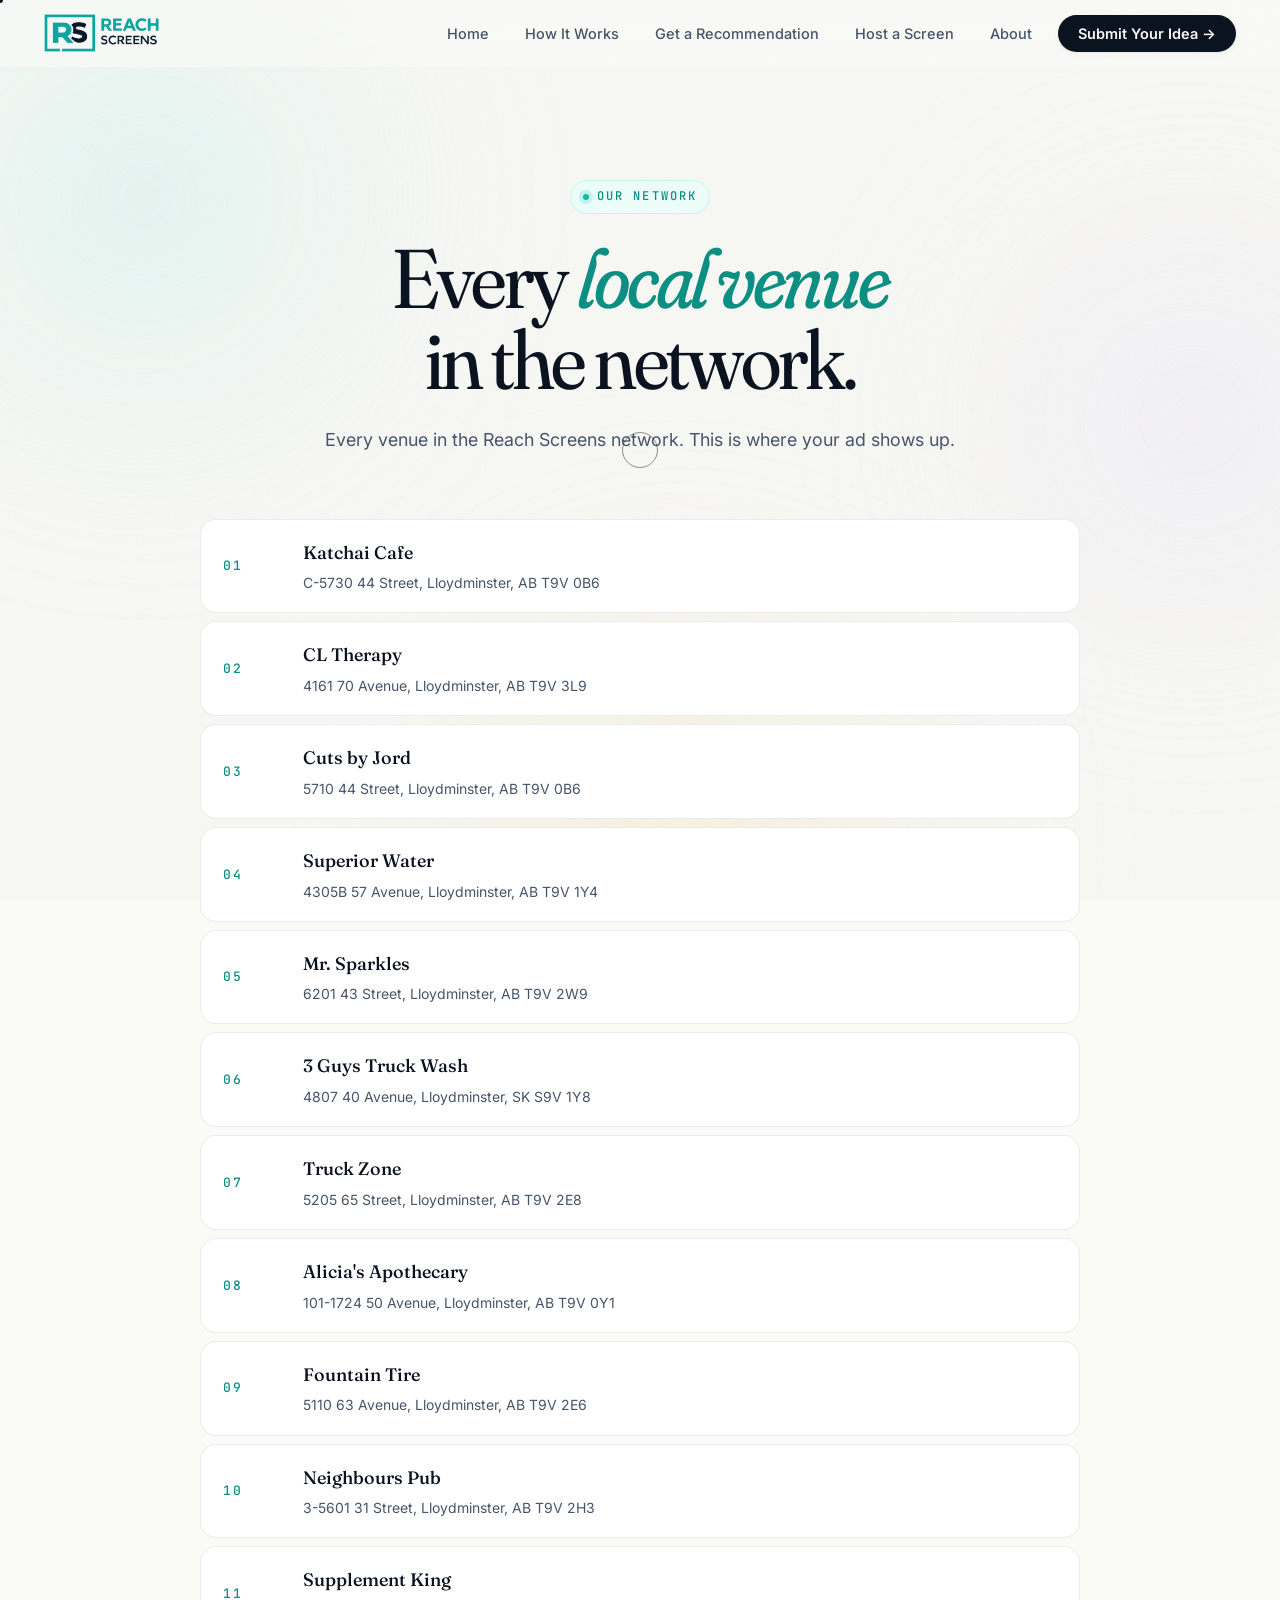
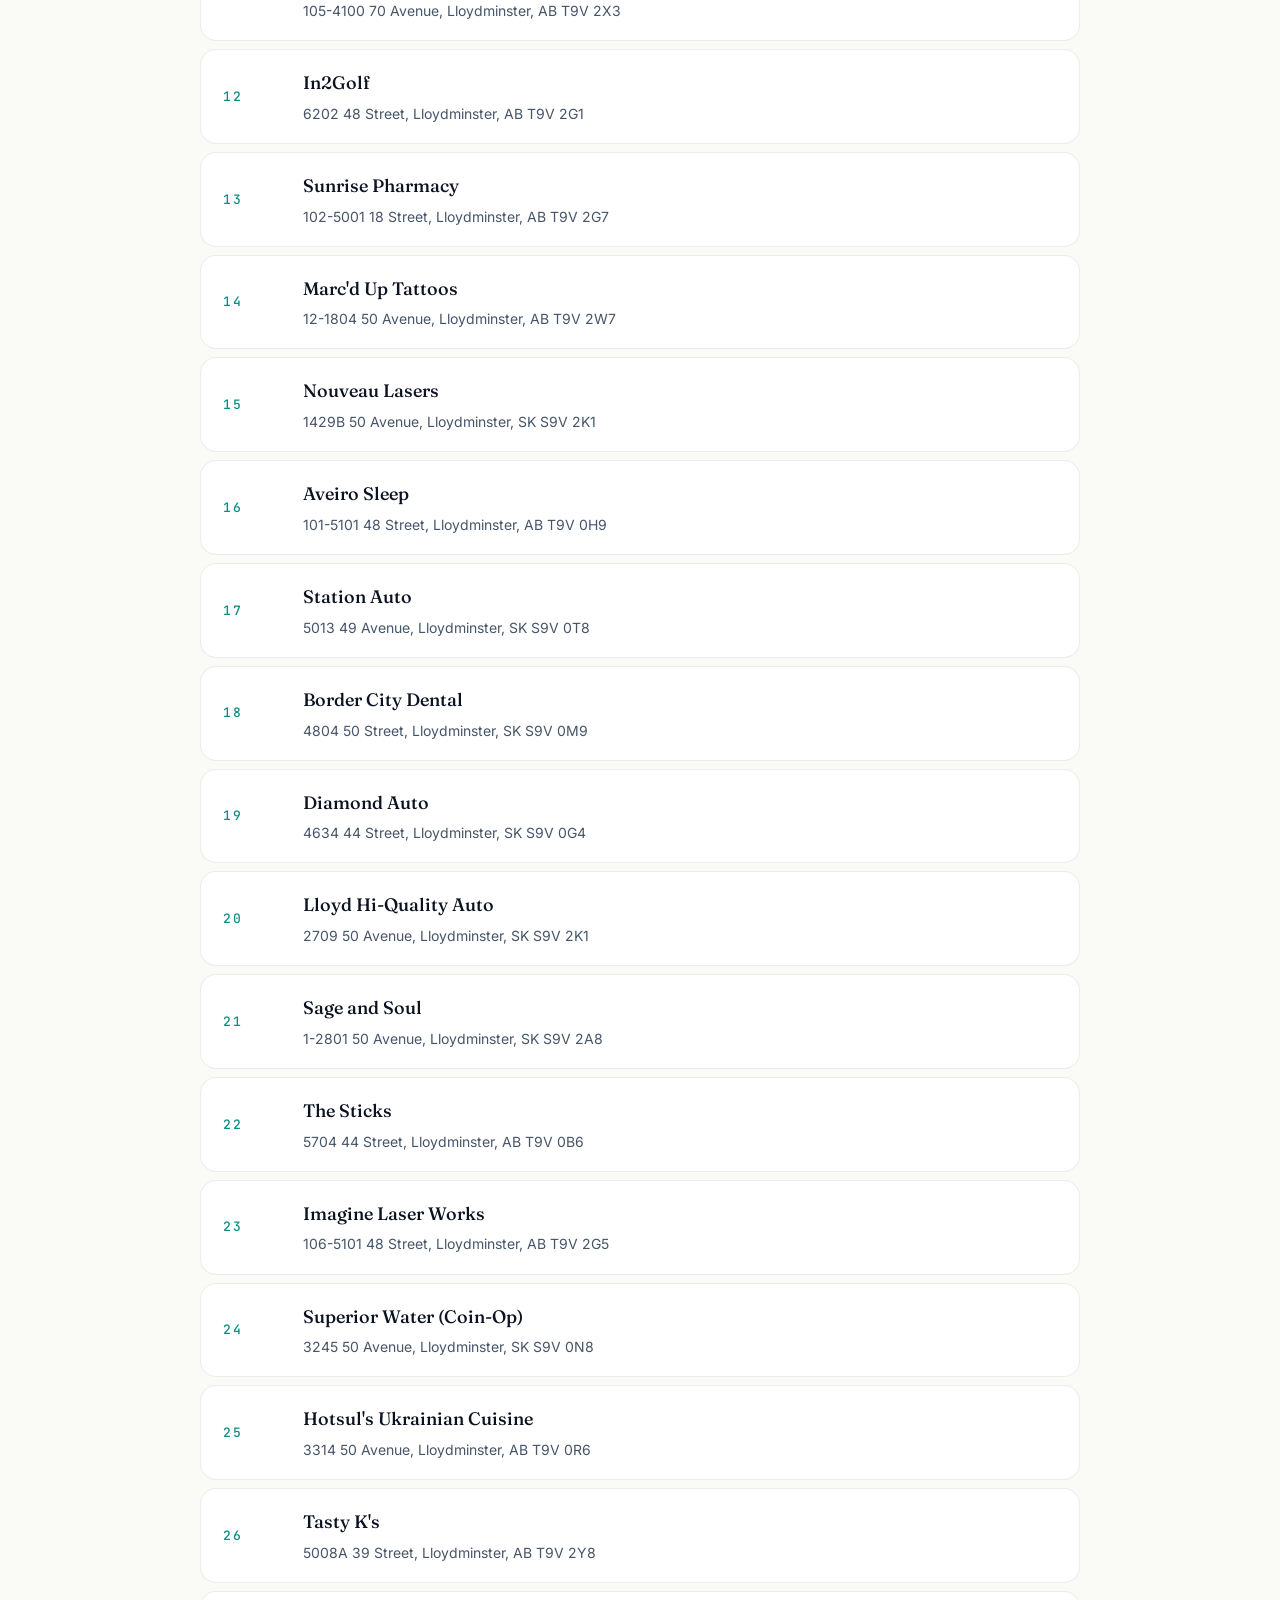
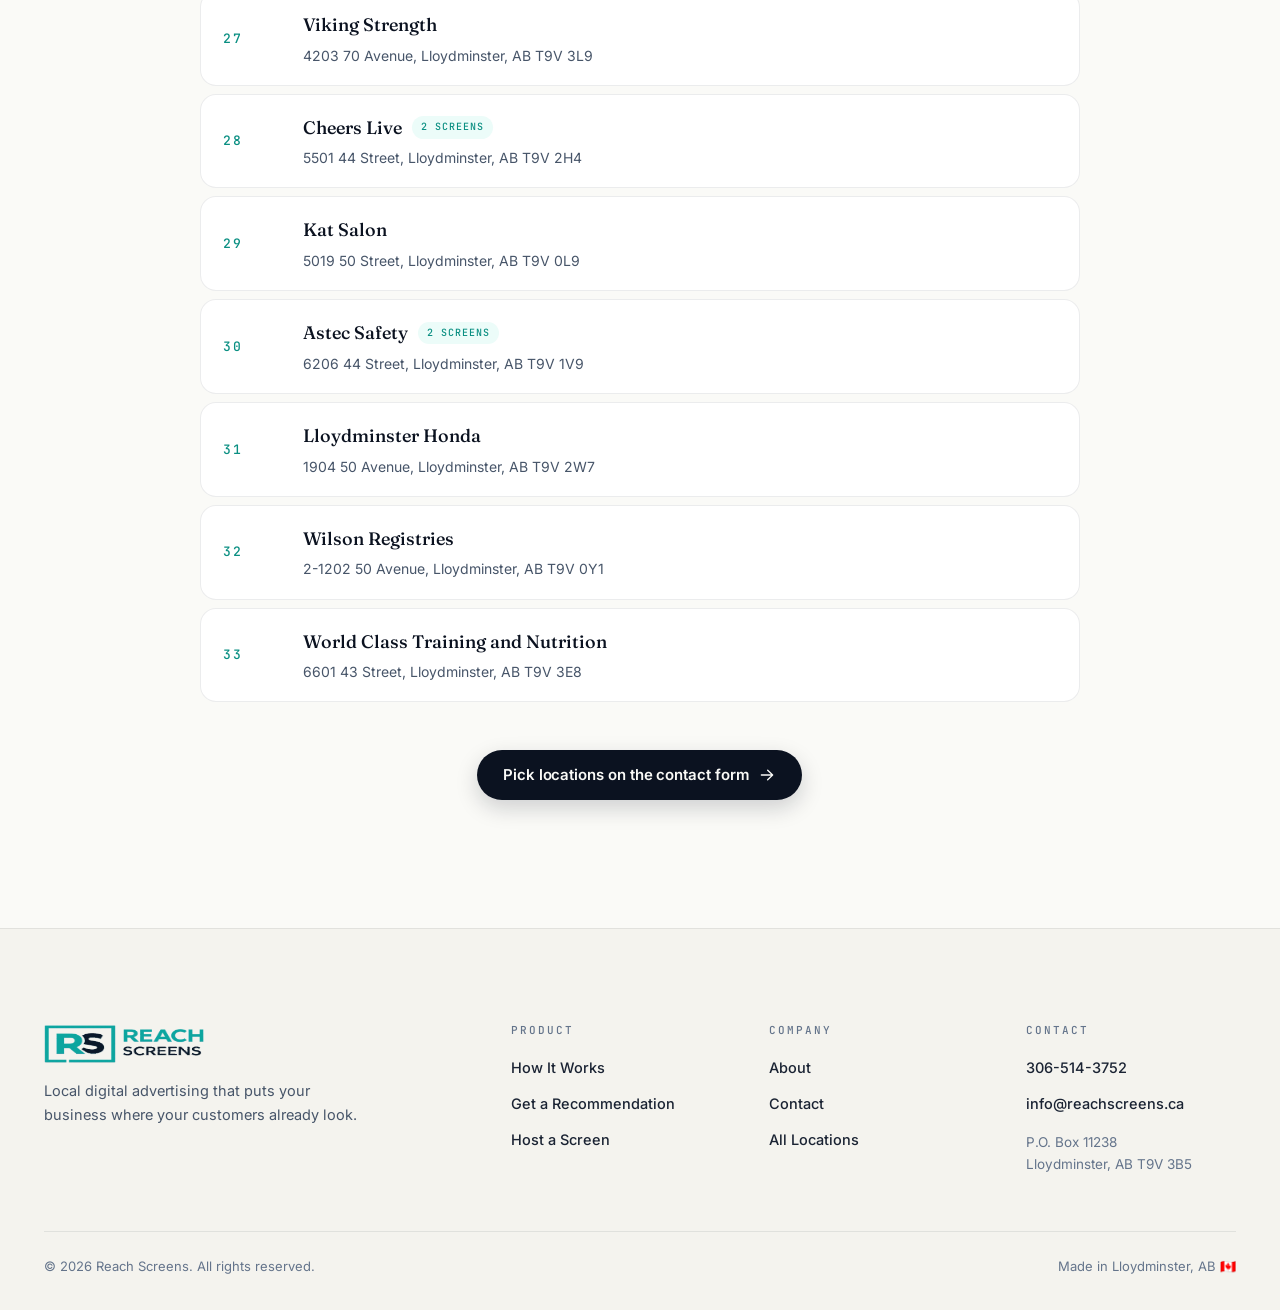
<file: locations.html>
<!DOCTYPE html>
<html lang="en">
<head>
  <meta charset="UTF-8">
  <meta name="viewport" content="width=device-width, initial-scale=1.0">
  <title>All Locations — Reach Screens</title>
  <meta name="description" content="Every venue in the Reach Screens network across Lloydminster.">
  <meta name="theme-color" content="#FAFAF7">
  <link rel="preconnect" href="https://fonts.googleapis.com">
  <link rel="preconnect" href="https://fonts.gstatic.com" crossorigin>
  <link rel="preload" as="image" href="assets/logo-dark.webp">
  <link rel="stylesheet" href="styles.css?v=1">
  <link rel="icon" href="assets/favicon.ico">
</head>
<body>

<div class="aurora" aria-hidden="true"><div class="aurora-blob b1"></div><div class="aurora-blob b2"></div><div class="aurora-blob b3"></div></div>

<nav class="nav" aria-label="Main">
  <div class="nav-inner">
    <a href="index.html" class="nav-logo"><img src="assets/logo-dark.webp" alt="Reach Screens" class="nav-logo-img" width="160" height="38"></a>
    <ul class="nav-links">
      <li><a href="index.html">Home</a></li>
      <li><a href="how-it-works.html">How It Works</a></li>
      <li><a href="pricing.html">Get a Recommendation</a></li>
      <li><a href="host.html">Host a Screen</a></li>
      <li><a href="about.html">About</a></li>
      <li><a href="contact.html#idea" class="nav-cta">Submit Your Idea →</a></li>
    </ul>
    <a href="contact.html#idea" class="nav-mobile-cta">Submit Your Idea</a>
    <button class="nav-toggle" aria-label="Toggle menu"><span></span><span></span><span></span></button>
  </div>
</nav>

<section style="padding-top:180px;">
  <div class="container">
    <div class="section-head reveal">
      <span class="eyebrow">Our network</span>
      <h1 class="display">Every <em>local venue</em><br>in the network.</h1>
      <p class="section-sub mt-3">Every venue in the Reach Screens network. This is where your ad shows up.</p>
    </div>

    <div class="locations-list reveal" id="locationsList"></div>

    <div class="text-center mt-5 reveal">
      <span class="magnet" data-magnet="10">
        <a href="contact.html?type=advertise" class="btn btn-primary">
          Pick locations on the contact form
          <svg class="btn-icon" viewBox="0 0 20 20" fill="currentColor"><path fill-rule="evenodd" d="M3 10a.75.75 0 01.75-.75h10.638L10.23 5.29a.75.75 0 111.04-1.08l5.5 5.25a.75.75 0 010 1.08l-5.5 5.25a.75.75 0 11-1.04-1.08l4.158-3.96H3.75A.75.75 0 013 10z"/></svg>
        </a>
      </span>
    </div>
  </div>
</section>

<footer class="footer">
  <div class="container">
    <div class="footer-grid">
      <div>
        <img src="assets/logo-dark.webp" alt="Reach Screens" class="footer-logo" width="160" height="38" loading="lazy">
        <p class="footer-tagline">Local digital advertising that puts your business where your customers already look.</p>
      </div>
      <div><h5>Product</h5><ul><li><a href="how-it-works.html">How It Works</a></li><li><a href="pricing.html">Get a Recommendation</a></li><li><a href="host.html">Host a Screen</a></li></ul></div>
      <div><h5>Company</h5><ul><li><a href="about.html">About</a></li><li><a href="contact.html">Contact</a></li><li><a href="locations.html">All Locations</a></li></ul></div>
      <div><h5>Contact</h5><ul><li><a href="tel:3065143752">306-514-3752</a></li><li><a href="mailto:info@reachscreens.ca">info@reachscreens.ca</a></li><li style="color:var(--slate-2);font-size:13.5px;padding-top:6px;">P.O. Box 11238<br>Lloydminster, AB T9V 3B5</li></ul></div>
    </div>
    <div class="footer-bottom"><div>© 2026 Reach Screens. All rights reserved.</div><div>Made in Lloydminster, AB 🇨🇦</div></div>
  </div>
</footer>

<script src="main.js?v=1" defer></script>
<script src="assets/screen-locations.js?v=1" defer></script>
<script>
  (function () {
    function render() {
      var list = document.getElementById('locationsList');
      if (!list || !Array.isArray(window.screenLocations)) {
        setTimeout(render, 100);
        return;
      }
      var html = window.screenLocations.map(function (loc, i) {
        var screensBadge = (loc.screens && loc.screens > 1)
          ? '<span class="location-row-screens">' + loc.screens + ' screens</span>' : '';
        return ''
          + '<div class="location-row">'
          +   '<div class="location-row-num">' + String(i + 1).padStart(2, '0') + '</div>'
          +   '<div class="location-row-body">'
          +     '<div class="location-row-name">' + loc.name + screensBadge + '</div>'
          +     '<div class="location-row-addr">' + loc.address + '</div>'
          +   '</div>'
          + '</div>';
      }).join('');
      list.innerHTML = html;
    }
    if (document.readyState === 'loading') document.addEventListener('DOMContentLoaded', render);
    else render();
  })();
</script>
</body>
</html>
</file>
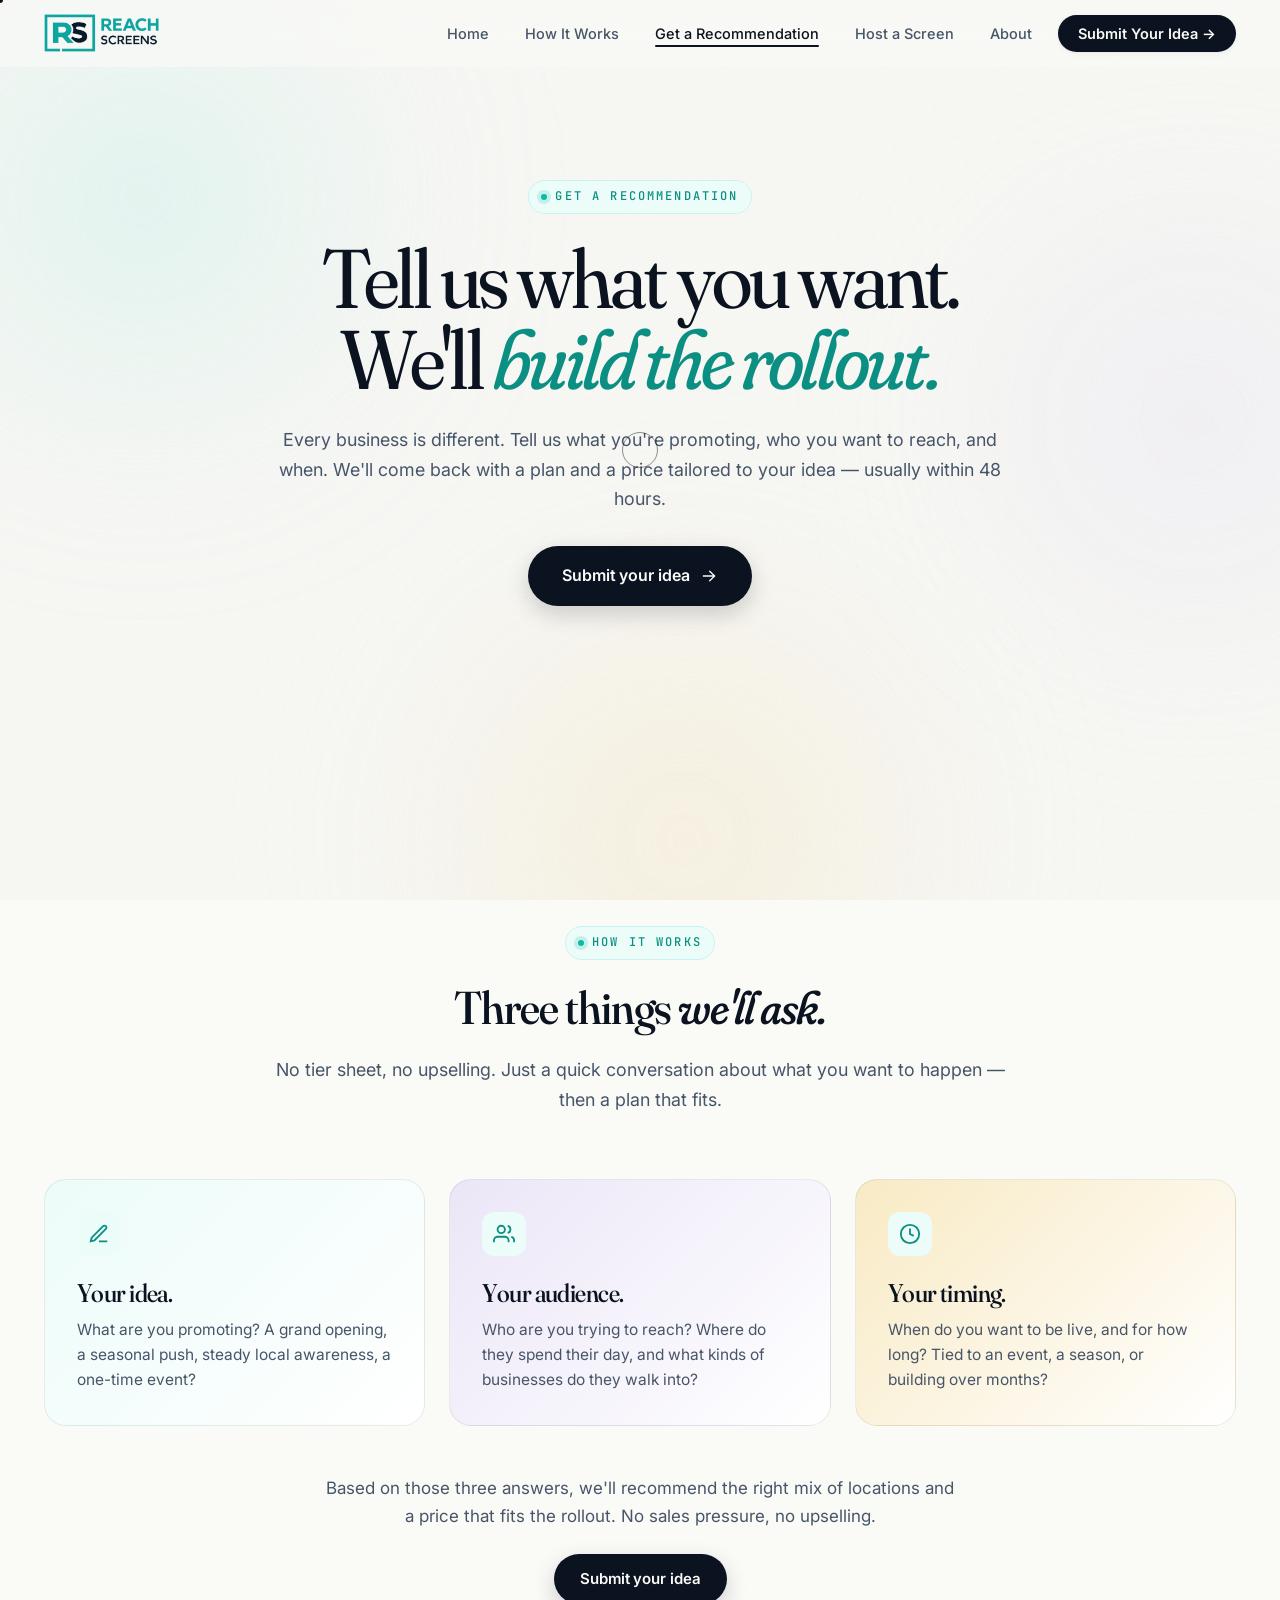
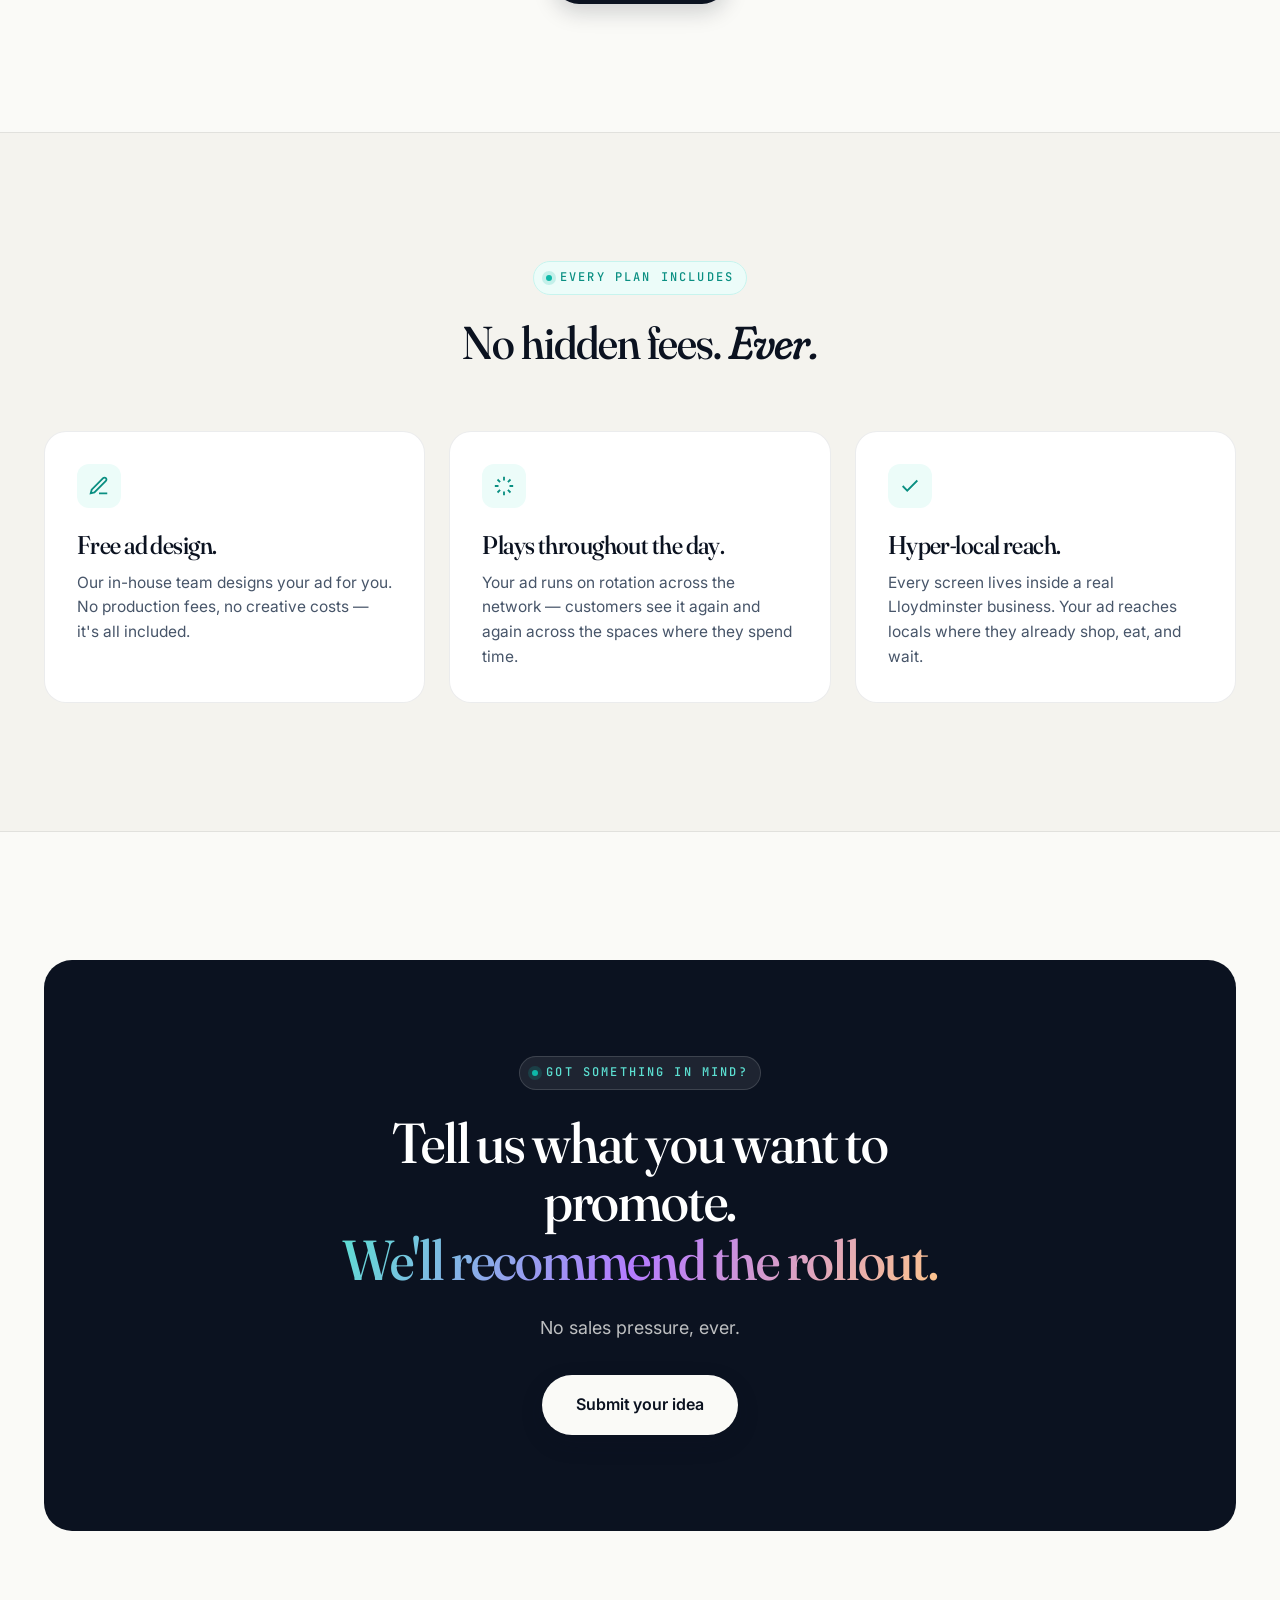
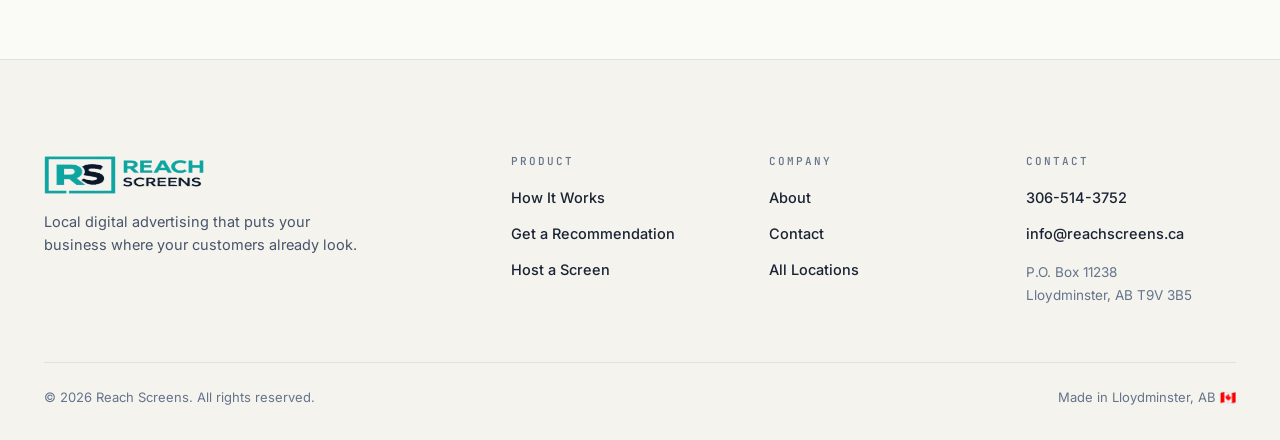
<file: pricing.html>
<!DOCTYPE html>
<html lang="en">
<head>
  <meta charset="UTF-8">
  <meta name="viewport" content="width=device-width, initial-scale=1.0">
  <title>Get a Recommendation — Reach Screens</title>
  <meta name="description" content="Tell us your idea and we'll recommend the rollout that fits — a plan and a price tailored to what you want to promote, your audience, and your timing.">
  <meta name="theme-color" content="#FAFAF7">
  <link rel="preconnect" href="https://fonts.googleapis.com">
  <link rel="preconnect" href="https://fonts.gstatic.com" crossorigin>
  <link rel="preload" as="image" href="assets/logo-dark.webp">
  <link rel="stylesheet" href="styles.css?v=1">
  <link rel="icon" href="assets/favicon.ico">
</head>
<body>

<div class="aurora" aria-hidden="true"><div class="aurora-blob b1"></div><div class="aurora-blob b2"></div><div class="aurora-blob b3"></div></div>

<nav class="nav" aria-label="Main">
  <div class="nav-inner">
    <a href="index.html" class="nav-logo"><img src="assets/logo-dark.webp" alt="Reach Screens" class="nav-logo-img" width="160" height="38"></a>
    <ul class="nav-links">
      <li><a href="index.html">Home</a></li>
      <li><a href="how-it-works.html">How It Works</a></li>
      <li><a href="pricing.html">Get a Recommendation</a></li>
      <li><a href="host.html">Host a Screen</a></li>
      <li><a href="about.html">About</a></li>
      <li><a href="contact.html#idea" class="nav-cta">Submit Your Idea →</a></li>
    </ul>
    <a href="contact.html#idea" class="nav-mobile-cta">Submit Your Idea</a>
    <button class="nav-toggle" aria-label="Toggle menu"><span></span><span></span><span></span></button>
  </div>
</nav>

<section class="pricing-hero" style="padding-top:180px;">
  <div class="container">
    <div class="section-head reveal">
      <span class="eyebrow">Get a recommendation</span>
      <h1 class="display">Tell us what you want.<br>We'll <em>build the rollout.</em></h1>
      <p class="section-sub mt-3">Every business is different. Tell us what you're promoting, who you want to reach, and when. We'll come back with a plan and a price tailored to your idea — usually within 48 hours.</p>
      <div class="mt-4">
        <span class="magnet" data-magnet="12">
          <a href="contact.html#idea" class="btn btn-primary btn-lg">
            Submit your idea
            <svg class="btn-icon" viewBox="0 0 20 20" fill="currentColor"><path fill-rule="evenodd" d="M3 10a.75.75 0 01.75-.75h10.638L10.23 5.29a.75.75 0 111.04-1.08l5.5 5.25a.75.75 0 010 1.08l-5.5 5.25a.75.75 0 11-1.04-1.08l4.158-3.96H3.75A.75.75 0 013 10z"/></svg>
          </a>
        </span>
      </div>
    </div>
  </div>
</section>

<!-- Three Things We'll Ask -->
<section>
  <div class="container">
    <div class="section-head reveal">
      <span class="eyebrow">How it works</span>
      <h2 class="section-title">Three things <em class="text-italic">we'll ask.</em></h2>
      <p class="section-sub">No tier sheet, no upselling. Just a quick conversation about what you want to happen — then a plan that fits.</p>
    </div>

    <div class="bento stagger">
      <div class="bento-card span-4 tone-mint">
        <div class="icon-tile"><svg width="22" height="22" viewBox="0 0 24 24" fill="none" stroke="currentColor" stroke-width="2"><path d="M12 20h9"/><path d="M16.5 3.5a2.121 2.121 0 013 3L7 19l-4 1 1-4L16.5 3.5z"/></svg></div>
        <h3>Your idea.</h3>
        <p>What are you promoting? A grand opening, a seasonal push, steady local awareness, a one-time event?</p>
      </div>
      <div class="bento-card span-4 tone-plum">
        <div class="icon-tile"><svg width="22" height="22" viewBox="0 0 24 24" fill="none" stroke="currentColor" stroke-width="2"><path d="M17 21v-2a4 4 0 00-4-4H5a4 4 0 00-4 4v2"/><circle cx="9" cy="7" r="4"/><path d="M23 21v-2a4 4 0 00-3-3.87"/><path d="M16 3.13a4 4 0 010 7.75"/></svg></div>
        <h3>Your audience.</h3>
        <p>Who are you trying to reach? Where do they spend their day, and what kinds of businesses do they walk into?</p>
      </div>
      <div class="bento-card span-4 tone-gold">
        <div class="icon-tile"><svg width="22" height="22" viewBox="0 0 24 24" fill="none" stroke="currentColor" stroke-width="2"><circle cx="12" cy="12" r="10"/><polyline points="12 6 12 12 16 14"/></svg></div>
        <h3>Your timing.</h3>
        <p>When do you want to be live, and for how long? Tied to an event, a season, or building over months?</p>
      </div>
    </div>

    <div class="text-center mt-5 reveal">
      <p style="color:var(--slate);max-width:640px;margin:0 auto var(--s-3);">Based on those three answers, we'll recommend the right mix of locations and a price that fits the rollout. No sales pressure, no upselling.</p>
      <span class="magnet" data-magnet="10"><a href="contact.html#idea" class="btn btn-primary">Submit your idea</a></span>
    </div>
  </div>
</section>

<!-- Every Plan Includes -->
<section style="background:var(--paper-2);border-top:1px solid var(--line);border-bottom:1px solid var(--line);">
  <div class="container">
    <div class="section-head reveal">
      <span class="eyebrow">Every plan includes</span>
      <h2 class="section-title">No hidden fees. <em class="text-italic">Ever.</em></h2>
    </div>
    <div class="bento stagger">
      <div class="bento-card span-4">
        <div class="icon-tile"><svg width="22" height="22" viewBox="0 0 24 24" fill="none" stroke="currentColor" stroke-width="2"><path d="M12 20h9"/><path d="M16.5 3.5a2.121 2.121 0 013 3L7 19l-4 1 1-4L16.5 3.5z"/></svg></div>
        <h3>Free ad design.</h3>
        <p>Our in-house team designs your ad for you. No production fees, no creative costs — it's all included.</p>
      </div>
      <div class="bento-card span-4">
        <div class="icon-tile"><svg width="22" height="22" viewBox="0 0 24 24" fill="none" stroke="currentColor" stroke-width="2"><path d="M12 2v4M12 18v4M4.93 4.93l2.83 2.83M16.24 16.24l2.83 2.83M2 12h4M18 12h4M4.93 19.07l2.83-2.83M16.24 7.76l2.83-2.83"/></svg></div>
        <h3>Plays throughout the day.</h3>
        <p>Your ad runs on rotation across the network — customers see it again and again across the spaces where they spend time.</p>
      </div>
      <div class="bento-card span-4">
        <div class="icon-tile"><svg width="22" height="22" viewBox="0 0 24 24" fill="none" stroke="currentColor" stroke-width="2"><polyline points="20 6 9 17 4 12"/></svg></div>
        <h3>Hyper-local reach.</h3>
        <p>Every screen lives inside a real Lloydminster business. Your ad reaches locals where they already shop, eat, and wait.</p>
      </div>
    </div>
  </div>
</section>

<!-- CTA -->
<section>
  <div class="container">
    <div class="cta reveal">
      <div class="cta-aurora" aria-hidden="true"></div>
      <span class="eyebrow" style="background:rgba(255,255,255,0.08);color:var(--cyan-glow);border-color:rgba(255,255,255,0.14);">Got something in mind?</span>
      <h2>Tell us what you want to promote.<br><span class="text-gradient">We'll recommend the rollout.</span></h2>
      <p>No sales pressure, ever.</p>
      <div class="cta-actions">
        <span class="magnet" data-magnet="14"><a href="contact.html#idea" class="btn btn-primary btn-lg">Submit your idea</a></span>
      </div>
    </div>
  </div>
</section>

<footer class="footer">
  <div class="container">
    <div class="footer-grid">
      <div>
        <img src="assets/logo-dark.webp" alt="Reach Screens" class="footer-logo" width="160" height="38" loading="lazy">
        <p class="footer-tagline">Local digital advertising that puts your business where your customers already look.</p>
      </div>
      <div><h5>Product</h5><ul><li><a href="how-it-works.html">How It Works</a></li><li><a href="pricing.html">Get a Recommendation</a></li><li><a href="host.html">Host a Screen</a></li></ul></div>
      <div><h5>Company</h5><ul><li><a href="about.html">About</a></li><li><a href="contact.html">Contact</a></li><li><a href="locations.html">All Locations</a></li></ul></div>
      <div><h5>Contact</h5><ul><li><a href="tel:3065143752">306-514-3752</a></li><li><a href="mailto:info@reachscreens.ca">info@reachscreens.ca</a></li><li style="color:var(--slate-2);font-size:13.5px;padding-top:6px;">P.O. Box 11238<br>Lloydminster, AB T9V 3B5</li></ul></div>
    </div>
    <div class="footer-bottom"><div>© 2026 Reach Screens. All rights reserved.</div><div>Made in Lloydminster, AB 🇨🇦</div></div>
  </div>
</footer>

<script src="main.js?v=1" defer></script>
</body>
</html>
</file>
<file: styles.css>
/* ==========================================================================
   REACH SCREENS 2.0 — Light Premium Design System
   Inspired by Stripe, Linear, Vercel. Built for sharpness and motion.
   ========================================================================== */

/* ----- Fonts (Fraunces serif display + Inter sans body) ----- */
@import url('https://fonts.googleapis.com/css2?family=Fraunces:opsz,wght,SOFT@9..144,300..900,0..100&family=Inter:wght@300;400;500;600;700;800;900&family=JetBrains+Mono:wght@400;500&display=swap');

:root {
  /* Brand */
  --teal: #0EB8A8;
  --teal-deep: #0A8F82;
  --teal-soft: #C7F4EE;
  --teal-mist: #ECFCF9;
  --cyan-glow: #5CE0D2;
  --gold: #C8932B;
  --gold-soft: #F8EAC4;
  --plum: #6E5DAA;
  --plum-soft: #EBE6F7;

  /* Neutrals (warm, paper-like) */
  --paper: #FAFAF7;
  --paper-2: #F4F3EE;
  --surface: #FFFFFF;
  --ink: #0B1220;
  --ink-2: #1A2333;
  --slate: #475569;
  --slate-2: #64748B;
  --slate-3: #94A3B8;
  --line: rgba(11, 18, 32, 0.08);
  --line-2: rgba(11, 18, 32, 0.14);
  --line-strong: rgba(11, 18, 32, 0.22);

  /* Gradients */
  --grad-aurora: linear-gradient(120deg, #5CE0D2 0%, #7BB6FF 35%, #B57BFF 70%, #FFC58A 100%);
  --grad-mint: linear-gradient(120deg, #0EB8A8, #5CE0D2);
  --grad-paper: linear-gradient(180deg, #FAFAF7 0%, #F4F3EE 100%);

  /* Shadows — soft, layered */
  --sh-sm: 0 1px 2px rgba(11,18,32,0.04), 0 2px 6px rgba(11,18,32,0.04);
  --sh-md: 0 4px 12px rgba(11,18,32,0.06), 0 12px 32px rgba(11,18,32,0.06);
  --sh-lg: 0 12px 28px rgba(11,18,32,0.08), 0 30px 80px rgba(11,18,32,0.10);
  --sh-glow-teal: 0 12px 40px rgba(14, 184, 168, 0.22);

  /* Spacing */
  --s-1: 8px;  --s-2: 16px; --s-3: 24px; --s-4: 32px;
  --s-5: 48px; --s-6: 64px; --s-7: 96px; --s-8: 128px; --s-9: 160px;

  /* Radii */
  --r-1: 8px; --r-2: 12px; --r-3: 16px; --r-4: 22px; --r-5: 28px; --r-pill: 999px;

  /* Easing */
  --ease: cubic-bezier(0.22, 1, 0.36, 1);
  --ease-pop: cubic-bezier(0.34, 1.56, 0.64, 1);

  /* Layout */
  --container: 1240px;
  --container-narrow: 980px;

  /* Type sizes (fluid) */
  --t-display: clamp(2.6rem, 6.5vw, 6rem);
  --t-h1: clamp(2.2rem, 5vw, 4.6rem);
  --t-h2: clamp(1.8rem, 3.6vw, 3.1rem);
  --t-h3: clamp(1.35rem, 2.4vw, 1.85rem);
  --t-h4: 1.18rem;
  --t-body: 17px;
  --t-lead: clamp(1.05rem, 1.4vw, 1.2rem);
  --t-eyebrow: 12px;
}

/* ----- Reset ----- */
*, *::before, *::after { box-sizing: border-box; }
* { margin: 0; padding: 0; }
html {
  scroll-behavior: smooth;
  -webkit-font-smoothing: antialiased;
  -moz-osx-font-smoothing: grayscale;
  overflow-x: clip;
  width: 100%;
  background: var(--paper);
}
body {
  font-family: 'Inter', ui-sans-serif, system-ui, -apple-system, sans-serif;
  font-size: var(--t-body);
  line-height: 1.65;
  color: var(--ink-2);
  background: var(--paper);
  overflow-x: clip;
  width: 100%;
  max-width: 100vw;
  min-height: 100vh;
  text-rendering: optimizeLegibility;
}
img, svg, video { display: block; max-width: 100%; height: auto; }
a { color: inherit; text-decoration: none; }
button { font-family: inherit; cursor: pointer; border: none; background: none; color: inherit; }
ul { list-style: none; }
::selection { background: var(--teal); color: #fff; }

/* Global grain texture for paper feel */
body::before {
  content: '';
  position: fixed;
  inset: 0;
  background-image: url("data:image/svg+xml;utf8,<svg xmlns='http://www.w3.org/2000/svg' width='160' height='160'><filter id='n'><feTurbulence type='fractalNoise' baseFrequency='0.9' numOctaves='2' stitchTiles='stitch'/><feColorMatrix values='0 0 0 0 0  0 0 0 0 0  0 0 0 0 0  0 0 0 0.045 0'/></filter><rect width='100%' height='100%' filter='url(%23n)'/></svg>");
  opacity: 0.6;
  pointer-events: none;
  z-index: 1;
  mix-blend-mode: multiply;
}

/* Subtle aurora background blobs (decorative) */
.aurora {
  position: fixed;
  inset: 0;
  z-index: 0;
  pointer-events: none;
  overflow: hidden;
}
.aurora-blob {
  position: absolute;
  border-radius: 50%;
  filter: blur(90px);
  opacity: 0.55;
  mix-blend-mode: multiply;
  animation: blobDrift 22s ease-in-out infinite;
}
.aurora-blob.b1 { width: 540px; height: 540px; left: -10%; top: -8%; background: radial-gradient(circle, #C7F4EE, transparent 70%); }
.aurora-blob.b2 { width: 480px; height: 480px; right: -12%; top: 20%; background: radial-gradient(circle, #EBE6F7, transparent 70%); animation-delay: -7s; }
.aurora-blob.b3 { width: 600px; height: 600px; left: 30%; top: 60%; background: radial-gradient(circle, #F8EAC4, transparent 70%); animation-delay: -14s; }
@keyframes blobDrift {
  0%, 100% { transform: translate(0, 0) scale(1); }
  50% { transform: translate(40px, -30px) scale(1.05); }
}

/* ----- Typography ----- */
h1, h2, h3, h4, h5, h6 {
  font-family: 'Fraunces', 'Times New Roman', serif;
  color: var(--ink);
  line-height: 1.04;
  letter-spacing: -0.022em;
  font-weight: 500;
  font-variation-settings: 'opsz' 144, 'SOFT' 30;
}
h1 { font-size: var(--t-h1); font-weight: 500; }
h2 { font-size: var(--t-h2); font-weight: 500; }
h3 { font-size: var(--t-h3); font-weight: 500; }
h4 { font-size: var(--t-h4); font-weight: 600; font-family: 'Inter', sans-serif; letter-spacing: -0.01em; }

.display {
  font-family: 'Fraunces', serif;
  font-size: var(--t-display);
  font-weight: 400;
  line-height: 0.98;
  letter-spacing: -0.035em;
  font-variation-settings: 'opsz' 144, 'SOFT' 50;
  color: var(--ink);
}
.display em {
  font-style: italic;
  font-variation-settings: 'opsz' 144, 'SOFT' 100;
  color: var(--teal-deep);
}

p { color: var(--slate); }

.eyebrow {
  display: inline-flex;
  align-items: center;
  gap: 8px;
  font-family: 'JetBrains Mono', ui-monospace, monospace;
  font-size: var(--t-eyebrow);
  font-weight: 500;
  letter-spacing: 0.18em;
  text-transform: uppercase;
  color: var(--teal-deep);
  padding: 6px 12px;
  background: var(--teal-mist);
  border: 1px solid var(--teal-soft);
  border-radius: var(--r-pill);
  margin-bottom: var(--s-3);
}
.eyebrow::before {
  content: '';
  width: 6px; height: 6px; border-radius: 50%;
  background: var(--teal);
  box-shadow: 0 0 0 4px rgba(14,184,168,0.18);
  animation: pulseDot 2s ease-in-out infinite;
}
@keyframes pulseDot {
  0%, 100% { box-shadow: 0 0 0 0 rgba(14,184,168,0.4); }
  60% { box-shadow: 0 0 0 8px rgba(14,184,168,0); }
}

.lead { font-size: var(--t-lead); color: var(--slate); line-height: 1.55; max-width: 60ch; }

.text-gradient {
  background: linear-gradient(120deg, var(--teal-deep), var(--plum) 60%, var(--gold));
  -webkit-background-clip: text;
  background-clip: text;
  -webkit-text-fill-color: transparent;
  background-size: 200% 100%;
  animation: gradShift 9s ease-in-out infinite;
}
@keyframes gradShift {
  0%, 100% { background-position: 0% 50%; }
  50% { background-position: 100% 50%; }
}

.text-italic { font-style: italic; font-variation-settings: 'opsz' 144, 'SOFT' 100; }

/* ----- Layout ----- */
.container {
  max-width: var(--container);
  width: 100%;
  margin: 0 auto;
  padding: 0 var(--s-3);
  position: relative;
  z-index: 2;
}
.container-narrow { max-width: var(--container-narrow); }

section {
  padding: var(--s-7) 0;
  position: relative;
  overflow-x: clip;
}
@media (min-width: 768px) { section { padding: var(--s-8) 0; } }

.section-head { max-width: 760px; margin: 0 auto var(--s-6); text-align: center; }
.section-head.left { text-align: left; margin-left: 0; }
.section-title { margin-bottom: var(--s-3); }
.section-sub { font-size: var(--t-lead); color: var(--slate); }

/* ----- Buttons ----- */
.btn {
  display: inline-flex;
  align-items: center;
  justify-content: center;
  gap: 10px;
  padding: 14px 26px;
  min-height: 50px;
  border-radius: var(--r-pill);
  font-family: 'Inter', sans-serif;
  font-weight: 600;
  font-size: 15px;
  line-height: 1.2;
  letter-spacing: -0.005em;
  transition: transform .35s var(--ease), box-shadow .35s var(--ease), background .25s var(--ease), color .25s var(--ease);
  position: relative;
  overflow: hidden;
  white-space: nowrap;
  cursor: pointer;
  will-change: transform;
}
.btn-lg { padding: 18px 34px; min-height: 60px; font-size: 16px; }
.btn-icon { width: 18px; height: 18px; transition: transform .3s var(--ease); }
.btn:hover .btn-icon { transform: translateX(4px); }

.btn-primary {
  background: var(--ink);
  color: var(--paper);
  box-shadow: 0 8px 22px rgba(11,18,32,0.18);
}
.btn-primary:hover {
  transform: translateY(-2px);
  box-shadow: 0 14px 34px rgba(11,18,32,0.28);
}
.btn-primary::after {
  content: '';
  position: absolute;
  inset: 0;
  background: linear-gradient(120deg, var(--teal-deep), var(--plum));
  opacity: 0;
  transition: opacity .35s var(--ease);
}
.btn-primary:hover::after { opacity: 1; }
.btn-primary > * { position: relative; z-index: 1; }

.btn-accent {
  background: var(--teal);
  color: #00302C;
  box-shadow: var(--sh-glow-teal);
}
.btn-accent:hover {
  transform: translateY(-2px);
  background: var(--teal-deep);
  color: #fff;
  box-shadow: 0 16px 40px rgba(14,184,168,0.32);
}

.btn-ghost {
  background: transparent;
  color: var(--ink);
  border: 1px solid var(--line-strong);
}
.btn-ghost:hover {
  border-color: var(--ink);
  background: var(--ink);
  color: var(--paper);
}

/* Magnetic wrapper */
.magnet { display: inline-block; will-change: transform; transition: transform .35s var(--ease); }

/* ----- Custom cursor (desktop only) ----- */
.cursor-dot, .cursor-ring {
  position: fixed;
  pointer-events: none;
  z-index: 9999;
  top: 0; left: 0;
  border-radius: 50%;
  transition: opacity .25s var(--ease), transform .25s var(--ease);
  mix-blend-mode: multiply;
}
.cursor-dot {
  width: 6px; height: 6px;
  background: var(--ink);
  transform: translate(-50%, -50%);
}
.cursor-ring {
  width: 36px; height: 36px;
  border: 1px solid rgba(11,18,32,0.45);
  transform: translate(-50%, -50%);
  transition: width .25s var(--ease), height .25s var(--ease), opacity .25s var(--ease), border-color .25s var(--ease), background .25s var(--ease);
}
body.cursor-on-cta .cursor-ring {
  width: 56px; height: 56px;
  background: rgba(14,184,168,0.12);
  border-color: rgba(14,184,168,0.5);
}
@media (hover: none), (pointer: coarse) {
  .cursor-dot, .cursor-ring { display: none; }
}

/* ----- Scroll progress bar ----- */
.scroll-progress {
  position: fixed;
  top: 0; left: 0;
  height: 2px;
  width: 0%;
  background: linear-gradient(90deg, var(--teal), var(--plum));
  z-index: 1000;
  transition: width .1s linear;
}

/* ----- Navigation ----- */
.nav {
  position: fixed;
  inset: 0 0 auto 0;
  z-index: 100;
  padding: 14px 0;
  padding-top: calc(14px + env(safe-area-inset-top, 0));
  background: rgba(250, 250, 247, 0.7);
  backdrop-filter: blur(20px) saturate(160%);
  -webkit-backdrop-filter: blur(20px) saturate(160%);
  border-bottom: 1px solid transparent;
  transition: background .4s var(--ease), padding .4s var(--ease), border-color .4s var(--ease);
}
.nav.scrolled {
  background: rgba(250, 250, 247, 0.88);
  border-bottom-color: var(--line);
  padding: 10px 0;
  padding-top: calc(10px + env(safe-area-inset-top, 0));
}
.nav-inner {
  max-width: var(--container);
  margin: 0 auto;
  padding: 0 var(--s-3);
  display: flex;
  align-items: center;
  justify-content: space-between;
  gap: var(--s-3);
}
.nav-logo { display: inline-flex; align-items: center; transition: transform .3s var(--ease); }
.nav-logo:hover { transform: scale(1.03); }
.nav-logo-img { height: 38px; width: auto; }
.nav-links {
  display: flex;
  align-items: center;
  gap: 4px;
}
.nav-links a {
  padding: 9px 16px;
  font-size: 14.5px;
  font-weight: 500;
  color: var(--slate);
  border-radius: var(--r-pill);
  position: relative;
  transition: color .25s var(--ease);
}
.nav-links a::after {
  content: '';
  position: absolute;
  left: 16px; right: 16px;
  bottom: 4px;
  height: 1.5px;
  background: var(--ink);
  border-radius: 2px;
  transform: scaleX(0);
  transform-origin: left;
  transition: transform .35s var(--ease);
}
.nav-links a:hover, .nav-links a.active { color: var(--ink); }
.nav-links a:hover::after, .nav-links a.active::after { transform: scaleX(1); }
.nav-links a.nav-cta {
  background: var(--ink);
  color: var(--paper);
  font-weight: 600;
  padding: 10px 20px;
  margin-left: 6px;
  box-shadow: var(--sh-sm);
  transition: transform .3s var(--ease), box-shadow .3s var(--ease), background .3s var(--ease);
}
.nav-links a.nav-cta:hover {
  background: var(--teal-deep);
  color: #fff;
  transform: translateY(-1px);
  box-shadow: var(--sh-md);
}
.nav-links a.nav-cta::after { display: none; }

.nav-toggle {
  display: none;
  flex-direction: column;
  gap: 5px;
  padding: 10px;
}
.nav-toggle span {
  display: block; width: 22px; height: 1.8px;
  background: var(--ink);
  border-radius: 2px;
  transition: transform .3s var(--ease), opacity .3s var(--ease);
}
.nav-toggle.active span:nth-child(1) { transform: translateY(7px) rotate(45deg); }
.nav-toggle.active span:nth-child(2) { opacity: 0; }
.nav-toggle.active span:nth-child(3) { transform: translateY(-7px) rotate(-45deg); }

.nav-mobile-cta { display: none; }

@media (max-width: 960px) {
  .nav-toggle { display: flex; }
  .nav-mobile-cta {
    display: inline-flex;
    align-items: center;
    padding: 8px 14px;
    margin-left: auto;
    margin-right: 6px;
    background: var(--ink);
    color: var(--paper);
    font-weight: 600;
    font-size: 12.5px;
    border-radius: var(--r-pill);
    white-space: nowrap;
  }
  .nav-links {
    position: fixed;
    top: 0; left: 0; right: 0;
    display: none;
    padding-top: calc(80px + env(safe-area-inset-top, 0));
    padding-left: var(--s-3); padding-right: var(--s-3); padding-bottom: var(--s-3);
    background: rgba(250, 250, 247, 0.97);
    backdrop-filter: blur(18px);
    flex-direction: column;
    align-items: stretch;
    gap: 4px;
    border-bottom: 1px solid var(--line);
    max-height: 100vh;
    overflow-y: auto;
  }
  .nav-links.open { display: flex; }
  .nav-links a { padding: 14px 18px; border-radius: var(--r-2); font-size: 16px; }
  .nav-links a::after { display: none; }
  .nav-links a.nav-cta { margin: 8px 0 0; text-align: center; justify-content: center; }
}

/* ----- HERO ----- */
.hero {
  position: relative;
  padding: 200px 0 var(--s-7);
  min-height: 92vh;
  display: flex;
  align-items: center;
  overflow: hidden;
}
.hero-content { position: relative; z-index: 4; max-width: 1080px; }
.hero h1 { margin-bottom: var(--s-3); }
.hero h1 .word {
  display: inline-block;
  opacity: 0;
  transform: translateY(40px) rotateX(-20deg);
  animation: heroWord .9s var(--ease) forwards;
  transform-origin: 50% 100%;
}
@keyframes heroWord {
  to { opacity: 1; transform: translateY(0) rotateX(0); }
}
.hero p {
  font-size: var(--t-lead);
  color: var(--slate);
  max-width: 580px;
  margin-bottom: var(--s-5);
  opacity: 0;
  animation: fadeUp .9s var(--ease) .55s forwards;
}
.hero-actions {
  display: flex;
  gap: 14px;
  flex-wrap: wrap;
  opacity: 0;
  animation: fadeUp .9s var(--ease) .75s forwards;
}
.hero-meta {
  margin-top: var(--s-5);
  display: flex;
  align-items: center;
  gap: 18px;
  flex-wrap: wrap;
  opacity: 0;
  animation: fadeUp .9s var(--ease) .95s forwards;
  font-size: 13.5px;
  color: var(--slate-2);
}
.hero-meta-divider { width: 1px; height: 18px; background: var(--line-2); }
.hero-meta-stars { display: inline-flex; gap: 2px; color: var(--gold); }

/* Floating decorative cards in hero */
.hero-orbit { position: absolute; inset: 0; pointer-events: none; z-index: 1; }
.orbit-card {
  position: absolute;
  background: var(--surface);
  border: 1px solid var(--line);
  border-radius: var(--r-3);
  padding: 14px 18px;
  box-shadow: var(--sh-md);
  display: inline-flex;
  align-items: center;
  gap: 12px;
  font-size: 13px;
  color: var(--ink-2);
  font-weight: 500;
  animation: floatY 7s ease-in-out infinite;
}
.orbit-card-dot {
  width: 8px; height: 8px; border-radius: 50%;
  background: var(--teal); box-shadow: 0 0 0 4px rgba(14,184,168,0.18);
}
.orbit-card .pic {
  width: 42px; height: 42px; border-radius: var(--r-2);
  background-size: cover; background-position: center;
  flex-shrink: 0;
}
.orbit-1 { top: 14%; right: 6%; transform: rotate(3deg); animation-delay: -1s; }
.orbit-2 { top: 52%; right: 12%; transform: rotate(-4deg); animation-delay: -3s; }
.orbit-3 { bottom: 12%; right: 4%; transform: rotate(2deg); animation-delay: -5s; }
@keyframes floatY {
  0%, 100% { transform: translateY(0) rotate(var(--rot, 3deg)); }
  50% { transform: translateY(-14px) rotate(var(--rot, 3deg)); }
}
@media (max-width: 1024px) { .hero-orbit { display: none; } }

/* Hero scroll indicator */
.hero-scroll {
  position: absolute;
  bottom: 32px;
  left: 50%;
  transform: translateX(-50%);
  font-family: 'JetBrains Mono', monospace;
  font-size: 11px;
  letter-spacing: 0.2em;
  text-transform: uppercase;
  color: var(--slate-2);
  display: flex;
  flex-direction: column;
  align-items: center;
  gap: 8px;
  opacity: 0;
  animation: fadeUp .9s var(--ease) 1.2s forwards;
  z-index: 4;
}
.hero-scroll::after {
  content: '';
  width: 1.5px;
  height: 32px;
  background: linear-gradient(180deg, var(--ink), transparent);
  animation: scrollPulse 2s ease-in-out infinite;
}
@keyframes scrollPulse {
  0%, 100% { transform: translateY(0); opacity: .7; }
  50% { transform: translateY(8px); opacity: 1; }
}

/* ----- Stats Strip ----- */
.stats-strip {
  background: var(--surface);
  border-top: 1px solid var(--line);
  border-bottom: 1px solid var(--line);
  padding: var(--s-5) 0;
  position: relative;
}
.stats-grid {
  display: grid;
  grid-template-columns: repeat(4, 1fr);
  gap: var(--s-3);
}
.stat {
  position: relative;
  padding: 0 var(--s-2);
}
.stat + .stat::before {
  content: '';
  position: absolute;
  left: 0; top: 50%;
  transform: translateY(-50%);
  height: 60%;
  width: 1px;
  background: var(--line);
}
.stat-num {
  font-family: 'Fraunces', serif;
  font-size: clamp(2.2rem, 4.6vw, 3.4rem);
  font-weight: 400;
  color: var(--ink);
  line-height: 1;
  letter-spacing: -0.03em;
  font-variation-settings: 'opsz' 144, 'SOFT' 50;
  margin-bottom: 8px;
}
.stat-num em { font-style: italic; color: var(--teal-deep); }
.stat-label {
  font-size: 13px;
  color: var(--slate);
  font-weight: 500;
}
@media (max-width: 720px) {
  .stats-grid { grid-template-columns: repeat(2, 1fr); gap: var(--s-4) var(--s-3); }
  .stat + .stat::before { display: none; }
  .stat:nth-child(odd) { border-right: 1px solid var(--line); padding-right: var(--s-2); }
}

/* ----- Logo Marquee (social proof) ----- */
.logo-strip {
  padding: var(--s-5) 0 var(--s-6);
  background: var(--paper);
}
.logo-strip-head {
  text-align: center;
  margin-bottom: var(--s-4);
}
.logo-strip-head h3 {
  font-family: 'Inter', sans-serif;
  font-size: 14px;
  font-weight: 500;
  letter-spacing: 0.08em;
  color: var(--slate-2);
  text-transform: uppercase;
  margin-top: 8px;
}
.logo-marquee {
  position: relative;
  overflow: hidden;
  -webkit-mask-image: linear-gradient(90deg, transparent, #000 8%, #000 92%, transparent);
  mask-image: linear-gradient(90deg, transparent, #000 8%, #000 92%, transparent);
}
.logo-track {
  display: flex;
  align-items: center;
  gap: 32px;
  width: max-content;
  animation: marquee 80s linear infinite;
  will-change: transform;
}
.logo-marquee:hover .logo-track { animation-play-state: paused; }
.logo-item {
  flex: 0 0 auto;
  width: 220px;
  height: 88px;
  padding: 12px 20px;
  display: flex;
  align-items: center;
  justify-content: center;
  background: var(--surface);
  border: 1px solid var(--line);
  border-radius: var(--r-3);
  box-shadow: 0 1px 2px rgba(11,18,32,0.04);
  transition: transform .3s var(--ease), box-shadow .3s var(--ease), border-color .3s var(--ease);
}
.logo-item:hover {
  transform: translateY(-2px);
  border-color: var(--line-2);
  box-shadow: var(--sh-md);
}
.logo-item img,
.logo-item svg {
  max-height: 56px;
  max-width: 100%;
  width: auto;
  height: auto;
  object-fit: contain;
}
@keyframes marquee {
  from { transform: translateX(0); }
  to { transform: translateX(-50%); }
}
@media (max-width: 720px) {
  .logo-track { gap: 18px; }
  .logo-item {
    width: 170px;
    height: 76px;
    padding: 10px 14px;
    border-radius: var(--r-2);
  }
  .logo-item img,
  .logo-item svg { max-height: 48px; }
}
@media (max-width: 480px) {
  .logo-track { gap: 14px; animation-duration: 60s; }
  .logo-item { width: 150px; height: 70px; padding: 8px 12px; }
  .logo-item img,
  .logo-item svg { max-height: 44px; }
}

/* ----- Bento Grid ----- */
.bento {
  display: grid;
  grid-template-columns: repeat(12, 1fr);
  grid-auto-rows: minmax(180px, auto);
  gap: var(--s-3);
}
.bento-card {
  background: var(--surface);
  border: 1px solid var(--line);
  border-radius: var(--r-4);
  padding: var(--s-4);
  position: relative;
  overflow: hidden;
  transition: transform .5s var(--ease), box-shadow .5s var(--ease), border-color .3s var(--ease);
  display: flex;
  flex-direction: column;
}
.bento-card:hover {
  transform: translateY(-4px);
  box-shadow: var(--sh-md);
  border-color: var(--line-2);
}
.bento-card h3 {
  font-family: 'Fraunces', serif;
  font-size: clamp(1.4rem, 2vw, 1.8rem);
  margin-bottom: 12px;
  line-height: 1.05;
}
.bento-card p { color: var(--slate); font-size: 15.5px; line-height: 1.6; }
.bento-card .icon-tile {
  width: 44px; height: 44px;
  border-radius: var(--r-2);
  display: flex; align-items: center; justify-content: center;
  background: var(--teal-mist);
  color: var(--teal-deep);
  margin-bottom: var(--s-3);
}

.bento-card.tone-mint { background: linear-gradient(135deg, var(--teal-mist), var(--surface)); }
.bento-card.tone-plum { background: linear-gradient(135deg, var(--plum-soft), var(--surface)); }
.bento-card.tone-gold { background: linear-gradient(135deg, var(--gold-soft), var(--surface)); }
.bento-card.tone-paper { background: var(--paper-2); }
.bento-card.tone-ink {
  background: var(--ink);
  color: var(--paper);
  border-color: var(--ink);
}
.bento-card.tone-ink h3 { color: var(--paper); }
.bento-card.tone-ink p { color: rgba(250, 250, 247, 0.7); }
.bento-card.tone-ink .icon-tile {
  background: rgba(255,255,255,0.08);
  color: var(--cyan-glow);
}

.bento-card.span-4 { grid-column: span 4; }
.bento-card.span-5 { grid-column: span 5; }
.bento-card.span-6 { grid-column: span 6; }
.bento-card.span-7 { grid-column: span 7; }
.bento-card.span-8 { grid-column: span 8; }
.bento-card.span-12 { grid-column: span 12; }
.bento-card.row-2 { grid-row: span 2; }

@media (max-width: 1024px) {
  .bento-card.span-4, .bento-card.span-5, .bento-card.span-6, .bento-card.span-7, .bento-card.span-8 { grid-column: span 6; }
}
@media (max-width: 640px) {
  .bento-card.span-4, .bento-card.span-5, .bento-card.span-6, .bento-card.span-7, .bento-card.span-8, .bento-card.span-12 { grid-column: span 12; }
}

.bento-card .deco-grid {
  position: absolute;
  inset: 0;
  background-image:
    linear-gradient(rgba(11,18,32,0.04) 1px, transparent 1px),
    linear-gradient(90deg, rgba(11,18,32,0.04) 1px, transparent 1px);
  background-size: 36px 36px;
  -webkit-mask-image: radial-gradient(ellipse 60% 70% at 50% 50%, #000 30%, transparent 80%);
  mask-image: radial-gradient(ellipse 60% 70% at 50% 50%, #000 30%, transparent 80%);
  pointer-events: none;
}

/* ============================================================
   Live Waiting Room — animated TV demo (CSS-only)
   ============================================================ */
.room-section { position: relative; }
.room-stage {
  position: relative;
  max-width: 1080px;
  margin: 0 auto;
  aspect-ratio: 16 / 10;
  border-radius: var(--r-5);
  overflow: hidden;
  border: 1px solid var(--line);
  box-shadow: var(--sh-lg);
  background:
    linear-gradient(180deg,
      #F1EAD8 0%,
      #EFE7D2 65%,
      #C9B895 65%,
      #B5A175 100%);
}
/* warm ambient lighting from the top-left */
.room-stage::before {
  content: '';
  position: absolute;
  inset: 0;
  background:
    radial-gradient(60% 60% at 18% 0%, rgba(255, 240, 200, 0.55), transparent 60%),
    radial-gradient(50% 50% at 100% 0%, rgba(120, 100, 70, 0.18), transparent 70%);
  pointer-events: none;
  z-index: 1;
}
/* baseboard line where wall meets floor */
.room-stage::after {
  content: '';
  position: absolute;
  left: 0; right: 0;
  top: 65%;
  height: 6px;
  background: linear-gradient(180deg, rgba(0,0,0,0.18), transparent);
  z-index: 2;
}
/* Wall art / sconces — small accent rectangles */
.room-art {
  position: absolute;
  z-index: 3;
  border-radius: 4px;
  background: linear-gradient(135deg, #EAD9B5, #D4BE8D);
  border: 1.5px solid #9C8454;
  box-shadow: 0 4px 12px rgba(60, 40, 10, 0.18);
}
.room-art.a1 { top: 12%; left: 8%; width: 9%; height: 16%; transform: rotate(-2deg); }
.room-art.a2 { top: 14%; right: 9%; width: 7%; height: 12%; transform: rotate(1.5deg); }

/* Floor shadow under the TV */
.room-tv-shadow {
  position: absolute;
  left: 50%;
  bottom: 6%;
  transform: translateX(-50%);
  width: 56%;
  height: 18px;
  background: radial-gradient(ellipse at center, rgba(0,0,0,0.28), transparent 70%);
  filter: blur(6px);
  z-index: 3;
}

/* The actual wall-mounted TV */
.room-tv {
  position: absolute;
  top: 14%;
  left: 50%;
  transform: translateX(-50%);
  width: 58%;
  aspect-ratio: 16 / 9;
  z-index: 6;
  border-radius: 12px;
  padding: 7px 7px 14px;
  background: linear-gradient(180deg, #1B1F2A, #0B0F18 60%, #050810 100%);
  box-shadow:
    0 22px 40px rgba(11, 18, 32, 0.35),
    0 0 0 1.5px rgba(255,255,255,0.06) inset,
    0 -1px 0 rgba(255,255,255,0.05) inset;
}
/* small "logo" dot under the screen on the bezel */
.room-tv::after {
  content: '';
  position: absolute;
  bottom: 4px;
  left: 50%;
  transform: translateX(-50%);
  width: 32px; height: 2px;
  background: linear-gradient(90deg, transparent, rgba(255,255,255,0.18), transparent);
}

.tv-screen {
  position: relative;
  width: 100%; height: 100%;
  border-radius: 5px;
  overflow: hidden;
  background: #000;
  box-shadow: inset 0 0 24px rgba(0,0,0,0.6);
}
/* subtle scanline / glass reflection on the screen */
.tv-screen::after {
  content: '';
  position: absolute;
  inset: 0;
  background:
    linear-gradient(135deg, rgba(255,255,255,0.10) 0%, rgba(255,255,255,0) 30%, rgba(255,255,255,0) 70%, rgba(255,255,255,0.04) 100%);
  pointer-events: none;
  z-index: 5;
}
/* "LIVE" indicator badge on the TV (top-right so it never overlaps ad content) */
.tv-live {
  position: absolute;
  top: 10px; right: 10px;
  z-index: 6;
  display: inline-flex;
  align-items: center;
  gap: 6px;
  padding: 4px 9px;
  background: rgba(0,0,0,0.55);
  backdrop-filter: blur(6px);
  border-radius: var(--r-pill);
  font-family: 'JetBrains Mono', monospace;
  font-size: 9px;
  letter-spacing: 0.18em;
  text-transform: uppercase;
  color: #fff;
  font-weight: 600;
  pointer-events: none;
}
.tv-live::before {
  content: '';
  width: 6px; height: 6px;
  border-radius: 50%;
  background: #F65A5A;
  box-shadow: 0 0 0 0 rgba(246, 90, 90, 0.6);
  animation: pulseLive 1.6s ease-in-out infinite;
}
@keyframes pulseLive {
  0%, 100% { box-shadow: 0 0 0 0 rgba(246, 90, 90, 0.6); }
  50% { box-shadow: 0 0 0 5px rgba(246, 90, 90, 0); }
}

/* Each ad fills the screen */
.tv-ad {
  position: absolute;
  inset: 0;
  display: flex;
  flex-direction: column;
  justify-content: center;
  padding: 7% 6% 7% 6%;
  opacity: 0;
  color: #fff;
  font-family: 'Inter', sans-serif;
  overflow: hidden;
}
.tv-ad .eyebrow-mini {
  font-family: 'JetBrains Mono', monospace;
  font-size: clamp(9px, 1vw, 12px);
  letter-spacing: 0.22em;
  text-transform: uppercase;
  margin-bottom: 10px;
  opacity: 0.78;
}
.tv-ad .head {
  font-family: 'Fraunces', serif;
  font-weight: 500;
  font-style: italic;
  font-size: clamp(20px, 3.4vw, 44px);
  line-height: 1.05;
  letter-spacing: -0.02em;
  margin-bottom: 12px;
}
.tv-ad .sub {
  font-size: clamp(11px, 1.3vw, 15px);
  opacity: 0.85;
  margin-bottom: 16px;
}
.tv-ad .pill {
  display: inline-flex;
  align-self: flex-start;
  align-items: center;
  gap: 6px;
  padding: 6px 12px;
  border-radius: var(--r-pill);
  background: rgba(255,255,255,0.16);
  backdrop-filter: blur(8px);
  font-family: 'JetBrains Mono', monospace;
  font-size: clamp(9px, 1vw, 11px);
  letter-spacing: 0.16em;
  text-transform: uppercase;
  font-weight: 500;
}
/* Ad colour treatments */
.tv-ad.ad-1 { background: linear-gradient(135deg, #FF6B35 0%, #C8362F 100%); }
.tv-ad.ad-2 { background: linear-gradient(135deg, #0F2348 0%, #1B4380 60%, #0EB8A8 100%); }
.tv-ad.ad-3 { background: linear-gradient(135deg, #5E4533 0%, #2F2118 100%); }
.tv-ad.ad-4 { background: linear-gradient(135deg, #2F6F4A 0%, #1F4D33 100%); }
.tv-ad.ad-5 { background: linear-gradient(135deg, #E69ABF 0%, #B3578B 60%, #8C3268 100%); }
.tv-ad.ad-6 { background: linear-gradient(135deg, #0EB8A8 0%, #155E9A 100%); }
.tv-ad .deco-circle {
  position: absolute;
  width: 60%; aspect-ratio: 1;
  border-radius: 50%;
  background: radial-gradient(circle, rgba(255,255,255,0.18), transparent 60%);
  right: -15%; bottom: -25%;
  pointer-events: none;
}

/* The 6-ad rotation: 18s cycle, each ad gets ~3s.
   Each ad has its own keyframe so it's only opacity 1 in its slot.
   A subtle scale/translate on enter gives a "live" feel. */
.tv-ad { animation-duration: 18s; animation-iteration-count: infinite; animation-timing-function: cubic-bezier(0.22, 1, 0.36, 1); }
.tv-ad.ad-1 { animation-name: adSlot1; }
.tv-ad.ad-2 { animation-name: adSlot2; }
.tv-ad.ad-3 { animation-name: adSlot3; }
.tv-ad.ad-4 { animation-name: adSlot4; }
.tv-ad.ad-5 { animation-name: adSlot5; }
.tv-ad.ad-6 { animation-name: adSlot6; }
@keyframes adSlot1 {
  0%   { opacity: 1; transform: scale(1.025); }
  3%   { opacity: 1; transform: scale(1); }
  16%  { opacity: 1; transform: scale(1); }
  17%  { opacity: 0; transform: scale(0.985); }
  100% { opacity: 0; }
}
@keyframes adSlot2 {
  0%, 16%   { opacity: 0; }
  17%       { opacity: 1; transform: scale(1.025); }
  20%       { opacity: 1; transform: scale(1); }
  33%       { opacity: 1; transform: scale(1); }
  34%, 100% { opacity: 0; transform: scale(0.985); }
}
@keyframes adSlot3 {
  0%, 33%   { opacity: 0; }
  34%       { opacity: 1; transform: scale(1.025); }
  37%       { opacity: 1; transform: scale(1); }
  50%       { opacity: 1; transform: scale(1); }
  51%, 100% { opacity: 0; transform: scale(0.985); }
}
@keyframes adSlot4 {
  0%, 50%   { opacity: 0; }
  51%       { opacity: 1; transform: scale(1.025); }
  54%       { opacity: 1; transform: scale(1); }
  66%       { opacity: 1; transform: scale(1); }
  67%, 100% { opacity: 0; transform: scale(0.985); }
}
@keyframes adSlot5 {
  0%, 66%   { opacity: 0; }
  67%       { opacity: 1; transform: scale(1.025); }
  70%       { opacity: 1; transform: scale(1); }
  83%       { opacity: 1; transform: scale(1); }
  84%, 100% { opacity: 0; transform: scale(0.985); }
}
@keyframes adSlot6 {
  0%, 83%   { opacity: 0; }
  84%       { opacity: 1; transform: scale(1.025); }
  87%       { opacity: 1; transform: scale(1); }
  99%       { opacity: 1; transform: scale(1); }
  100%      { opacity: 0; }
}

/* Waiting-room chairs (CSS-only) */
.chair {
  position: absolute;
  bottom: 4%;
  z-index: 4;
  width: 16%;
  aspect-ratio: 1 / 1.1;
}
.chair.left { left: 5%; transform: scaleX(1) rotate(-1deg); }
.chair.right { right: 5%; transform: scaleX(-1) rotate(-1deg); }
.chair-back {
  position: absolute;
  top: 0; left: 12%; right: 12%;
  height: 70%;
  border-radius: 14px 14px 6px 6px;
  background: linear-gradient(180deg, #5C7A8C 0%, #486374 100%);
  box-shadow: 2px 4px 10px rgba(0,0,0,0.25), inset -3px 0 0 rgba(0,0,0,0.12);
}
.chair-seat {
  position: absolute;
  bottom: 12%;
  left: 0; right: 0;
  height: 30%;
  border-radius: 8px;
  background: linear-gradient(180deg, #6A8AA0 0%, #486374 100%);
  box-shadow: 2px 4px 10px rgba(0,0,0,0.25);
}
.chair-leg {
  position: absolute;
  bottom: 0;
  width: 6%;
  height: 12%;
  background: #2F3B45;
  border-radius: 1px 1px 2px 2px;
}
.chair-leg.l { left: 14%; }
.chair-leg.r { right: 14%; }

/* Side table with a coffee cup */
.room-side {
  position: absolute;
  bottom: 6%;
  left: 24%;
  width: 8%;
  aspect-ratio: 1 / 1.1;
  z-index: 4;
}
.room-side .top {
  position: absolute;
  top: 30%; left: 0; right: 0;
  height: 8%;
  background: #6F4E2E;
  border-radius: 2px;
  box-shadow: 0 6px 10px rgba(0,0,0,0.2);
}
.room-side .leg {
  position: absolute;
  top: 38%; left: 45%;
  width: 10%; height: 56%;
  background: #5A3E22;
  border-radius: 2px;
}
.room-side .cup {
  position: absolute;
  top: 14%; left: 35%;
  width: 30%; aspect-ratio: 1;
  background: #FFFFFF;
  border-radius: 50% 50% 4px 4px / 35% 35% 4px 4px;
  box-shadow: 0 3px 8px rgba(0,0,0,0.18);
}
.room-side .cup::before {
  content: '';
  position: absolute;
  top: 10%; left: 10%; right: 10%; height: 30%;
  background: #6F4E2E;
  border-radius: 50%;
  filter: blur(0.5px);
}

/* Plant on the right of the second chair */
.room-plant {
  position: absolute;
  bottom: 4%;
  right: 26%;
  width: 9%;
  aspect-ratio: 1 / 1.5;
  z-index: 4;
}
.room-plant .pot {
  position: absolute;
  bottom: 0; left: 12%; right: 12%;
  height: 28%;
  background: linear-gradient(180deg, #B8784A, #8C5630);
  border-radius: 4px 4px 8px 8px;
}
.room-plant .leaf {
  position: absolute;
  background: #4F7E55;
  border-radius: 50% 0 50% 0;
}
.room-plant .leaf.l1 { bottom: 26%; left: 0;   width: 50%; height: 60%; transform: rotate(-30deg); transform-origin: bottom right; background: #4F7E55; }
.room-plant .leaf.l2 { bottom: 26%; right: 0;  width: 50%; height: 60%; transform: rotate(30deg) scaleX(-1); transform-origin: bottom left; background: #5C8F62; }
.room-plant .leaf.l3 { bottom: 32%; left: 18%; width: 64%; height: 80%; transform: rotate(0deg); border-radius: 50%; background: #649A6C; }

/* Mobile tightening */
@media (max-width: 700px) {
  .room-stage { aspect-ratio: 4/5; }
  .room-tv { width: 80%; top: 8%; }
  .chair { width: 24%; bottom: 3%; }
  .chair.left { left: 2%; }
  .chair.right { right: 2%; }
  .room-side { left: 30%; bottom: 4%; width: 14%; }
  .room-plant { right: 32%; width: 14%; bottom: 2%; }
  .room-art { display: none; }
  .tv-ad .head { font-size: clamp(20px, 6vw, 30px); }
}

/* Reduced motion: hold the first ad */
@media (prefers-reduced-motion: reduce) {
  .tv-ad { animation: none !important; }
  .tv-ad.ad-1 { opacity: 1; }
  .tv-ad:not(.ad-1) { opacity: 0; }
  .tv-live::before { animation: none; }
}

/* ----- Photography Gallery ----- */
.gallery-grid {
  display: grid;
  grid-template-columns: repeat(6, 1fr);
  grid-auto-rows: 220px;
  gap: 14px;
}
.gallery-card {
  position: relative;
  border-radius: var(--r-4);
  overflow: hidden;
  border: 1px solid var(--line);
  transition: transform .5s var(--ease), box-shadow .5s var(--ease);
}
.gallery-card img {
  width: 100%; height: 100%;
  object-fit: cover;
  transition: transform 1s var(--ease);
}
.gallery-card:hover { transform: translateY(-4px); box-shadow: var(--sh-lg); }
.gallery-card:hover img { transform: scale(1.06); }
.gallery-card::after {
  content: '';
  position: absolute; inset: 0;
  background: linear-gradient(180deg, transparent 50%, rgba(11,18,32,0.7) 100%);
  pointer-events: none;
}
.gallery-card-caption {
  position: absolute; left: 0; right: 0; bottom: 0;
  padding: 18px 22px;
  z-index: 2;
  color: #fff;
}
.gallery-card-label {
  font-family: 'JetBrains Mono', monospace;
  font-size: 11px;
  letter-spacing: 0.18em;
  text-transform: uppercase;
  color: var(--cyan-glow);
  margin-bottom: 4px;
}
.gallery-card-title {
  font-family: 'Fraunces', serif;
  font-size: 19px;
  font-weight: 500;
  font-style: italic;
}
.gallery-card.tall { grid-row: span 2; }
.gallery-card.wide { grid-column: span 2; }
.gallery-card.span-2 { grid-column: span 2; }
.gallery-card.span-3 { grid-column: span 3; }
@media (max-width: 1024px) {
  .gallery-grid { grid-template-columns: repeat(2, 1fr); grid-auto-rows: 240px; }
  .gallery-card.tall { grid-row: span 1; }
  .gallery-card.wide, .gallery-card.span-2, .gallery-card.span-3 { grid-column: span 2; }
}
@media (max-width: 540px) {
  .gallery-grid { grid-template-columns: 1fr; grid-auto-rows: 220px; }
  .gallery-card.wide, .gallery-card.span-2, .gallery-card.span-3 { grid-column: span 1; }
}

/* ----- Feature Split ----- */
.split {
  display: grid;
  grid-template-columns: 1fr 1fr;
  gap: var(--s-7);
  align-items: center;
}
.split-visual {
  position: relative;
  border-radius: var(--r-5);
  overflow: hidden;
  aspect-ratio: 4/5;
  box-shadow: var(--sh-lg);
}
.split-visual img { width: 100%; height: 100%; object-fit: cover; }
.split-visual .stamp {
  position: absolute;
  bottom: 22px; left: 22px;
  background: var(--surface);
  padding: 12px 16px;
  border-radius: var(--r-pill);
  box-shadow: var(--sh-md);
  font-family: 'JetBrains Mono', monospace;
  font-size: 11px;
  letter-spacing: 0.16em;
  text-transform: uppercase;
  color: var(--ink-2);
  display: inline-flex;
  align-items: center;
  gap: 8px;
}
.split-visual .stamp::before {
  content: '';
  width: 6px; height: 6px;
  border-radius: 50%;
  background: var(--teal);
}
@media (max-width: 900px) {
  .split { grid-template-columns: 1fr; gap: var(--s-5); }
  .split-visual { aspect-ratio: 4/3; }
}

.feature-list { margin: var(--s-3) 0 var(--s-4); }
.feature-list li {
  display: flex;
  align-items: flex-start;
  gap: 12px;
  padding: 12px 0;
  font-size: 16px;
  color: var(--ink-2);
  font-weight: 500;
  border-top: 1px solid var(--line);
}
.feature-list li:first-child { border-top: 0; }
.feature-list .check {
  flex-shrink: 0;
  width: 22px; height: 22px;
  border-radius: 50%;
  background: var(--teal-mist);
  color: var(--teal-deep);
  display: inline-flex; align-items: center; justify-content: center;
  margin-top: 1px;
}

/* ----- Comparison Table ----- */
.compare {
  border: 1px solid var(--line);
  border-radius: var(--r-4);
  overflow: hidden;
  background: var(--surface);
  box-shadow: var(--sh-sm);
}
.compare table { width: 100%; border-collapse: collapse; }
.compare th, .compare td {
  padding: 18px 22px;
  text-align: left;
  border-bottom: 1px solid var(--line);
  font-size: 15px;
}
.compare th {
  font-family: 'JetBrains Mono', monospace;
  font-size: 11px;
  letter-spacing: 0.16em;
  text-transform: uppercase;
  color: var(--slate-2);
  background: var(--paper-2);
  font-weight: 500;
}
.compare tr:last-child td { border-bottom: 0; }
.compare tr.highlight td:first-child {
  font-family: 'Fraunces', serif;
  font-style: italic;
  font-weight: 500;
  font-size: 18px;
  color: var(--ink);
  position: relative;
}
.compare tr.highlight td:first-child::before {
  content: '';
  position: absolute;
  left: 0; top: 0; bottom: 0;
  width: 3px;
  background: var(--teal);
}
.cost-cell { display: flex; align-items: center; gap: 14px; }
.cost-bar {
  height: 8px;
  width: var(--w, 0%);
  min-width: 8px;
  max-width: 60%;
  border-radius: var(--r-pill);
  background: linear-gradient(90deg, var(--line-2), var(--line-strong));
  flex: 0 0 auto;
}
.cost-bar.rs { background: linear-gradient(90deg, var(--teal), var(--teal-deep)); box-shadow: 0 0 16px rgba(14,184,168,0.35); }
.cost-value { font-family: 'JetBrains Mono', monospace; font-size: 14px; color: var(--ink); }
.compare-badge {
  display: inline-block;
  margin-left: 10px;
  padding: 3px 10px;
  font-family: 'JetBrains Mono', monospace;
  font-size: 10px;
  letter-spacing: 0.12em;
  text-transform: uppercase;
  background: var(--teal);
  color: #00302C;
  border-radius: var(--r-pill);
  vertical-align: middle;
  font-weight: 500;
  font-style: normal;
}
@media (max-width: 720px) {
  .compare th, .compare td { padding: 12px 14px; font-size: 14px; }
  .compare tr.highlight td:first-child { font-size: 16px; }
  .compare-badge { display: block; max-width: max-content; margin: 6px 0 0; }
  .cost-bar { max-width: 50%; }
}

/* ----- Sticky Process (How It Works) ----- */
.sticky-process {
  display: grid;
  grid-template-columns: 1fr 1fr;
  gap: var(--s-7);
  position: relative;
}
.sticky-process .stuck {
  position: sticky;
  top: 110px;
  align-self: start;
  height: fit-content;
}
.sticky-process .stuck-art {
  width: 100%;
  aspect-ratio: 1;
  border-radius: var(--r-5);
  overflow: hidden;
  box-shadow: var(--sh-lg);
  background: var(--surface);
  position: relative;
}
.sticky-process .stuck-art img {
  width: 100%; height: 100%; object-fit: cover;
  transition: opacity .6s var(--ease);
}
.process-steps { display: flex; flex-direction: column; gap: var(--s-7); }
.process-step {
  position: relative;
  padding: var(--s-5) 0;
  opacity: 0.4;
  transition: opacity .5s var(--ease);
}
.process-step.active { opacity: 1; }
.process-step .step-num {
  font-family: 'JetBrains Mono', monospace;
  font-size: 13px;
  letter-spacing: 0.2em;
  color: var(--teal-deep);
  text-transform: uppercase;
  margin-bottom: 14px;
}
.process-step h3 {
  font-family: 'Fraunces', serif;
  font-size: clamp(1.6rem, 3vw, 2.4rem);
  margin-bottom: 14px;
  line-height: 1.05;
}
.process-step p { color: var(--slate); max-width: 460px; line-height: 1.7; }
@media (max-width: 900px) {
  .sticky-process { grid-template-columns: 1fr; gap: var(--s-3); }
  .sticky-process .stuck { position: relative; top: auto; }
  .process-step { opacity: 1; padding: var(--s-3) 0; }
}

/* ----- Tabs (How It Works adv/host) ----- */
.tabs {
  display: inline-flex;
  background: var(--surface);
  border: 1px solid var(--line);
  border-radius: var(--r-pill);
  padding: 5px;
  box-shadow: var(--sh-sm);
}
.tab-btn {
  padding: 10px 22px;
  border-radius: var(--r-pill);
  font-weight: 600;
  font-size: 14px;
  color: var(--slate);
  transition: color .25s var(--ease);
  position: relative;
  z-index: 1;
}
.tab-btn.active { color: var(--paper); }
.tab-btn-bg {
  position: absolute;
  inset: 5px auto 5px 5px;
  width: var(--w, 50%);
  background: var(--ink);
  border-radius: var(--r-pill);
  transition: transform .4s var(--ease), width .4s var(--ease);
  z-index: 0;
}

/* ----- Map ----- */
.map-wrap {
  position: relative;
  width: 100%;
  height: 70vh;
  min-height: 480px;
  max-height: 760px;
  border-radius: var(--r-5);
  overflow: hidden;
  border: 1px solid var(--line);
  box-shadow: var(--sh-lg);
  background: var(--paper-2);
}
#map { position: absolute; inset: 0; width: 100%; height: 100%; }

.map-counter {
  position: absolute;
  top: 18px; left: 18px;
  z-index: 5;
  display: flex;
  align-items: center;
  gap: 10px;
  padding: 10px 16px;
  background: rgba(255,255,255,0.92);
  backdrop-filter: blur(14px) saturate(160%);
  -webkit-backdrop-filter: blur(14px) saturate(160%);
  border: 1px solid var(--line);
  border-radius: var(--r-pill);
  color: var(--ink);
  font-size: 13px;
  font-weight: 500;
  pointer-events: none;
  box-shadow: var(--sh-sm);
}
.map-counter .dot {
  width: 8px; height: 8px;
  border-radius: 50%;
  background: var(--teal);
  box-shadow: 0 0 0 4px rgba(14,184,168,0.18);
  animation: pulseDot 2s ease infinite;
}

.screen-marker {
  position: relative;
  width: 30px; height: 30px;
  cursor: pointer;
  transition: transform .25s var(--ease);
}
.screen-marker:hover { transform: scale(1.15); }
.screen-marker-pin {
  position: absolute;
  inset: 0;
  border-radius: 50%;
  background: linear-gradient(135deg, var(--teal), var(--teal-deep));
  box-shadow: 0 4px 14px rgba(14,184,168,0.4), 0 0 0 3px #fff;
  display: flex; align-items: center; justify-content: center;
  color: #fff;
}
.screen-marker-pin svg { width: 14px; height: 14px; }
.screen-marker::after {
  content: '';
  position: absolute;
  inset: -8px;
  border-radius: 50%;
  background: rgba(14,184,168,0.35);
  z-index: -1;
  animation: markerPulse 2.6s ease-out infinite;
}
@keyframes markerPulse {
  0%   { transform: scale(0.7); opacity: 0.7; }
  70%  { transform: scale(1.6); opacity: 0; }
  100% { transform: scale(1.6); opacity: 0; }
}

.maplibregl-popup-content {
  background: rgba(255,255,255,0.98) !important;
  backdrop-filter: blur(14px);
  border: 1px solid var(--line) !important;
  color: var(--ink) !important;
  border-radius: var(--r-3) !important;
  padding: 14px 18px !important;
  font-family: 'Inter', sans-serif !important;
  box-shadow: var(--sh-lg) !important;
}
.maplibregl-popup-tip {
  border-top-color: rgba(255,255,255,0.98) !important;
  border-bottom-color: rgba(255,255,255,0.98) !important;
}
.map-popup-label {
  font-family: 'JetBrains Mono', monospace;
  font-size: 11px;
  letter-spacing: 0.16em;
  text-transform: uppercase;
  color: var(--teal-deep);
  margin-bottom: 4px;
}
.map-popup-name {
  font-family: 'Fraunces', serif;
  font-size: 17px;
  font-weight: 500;
  font-style: italic;
  color: var(--ink);
}
.map-popup-count {
  margin-top: 6px;
  font-size: 12px;
  color: var(--slate);
}
.maplibregl-ctrl-group {
  background: rgba(255,255,255,0.95) !important;
  border: 1px solid var(--line) !important;
  border-radius: var(--r-2) !important;
  overflow: hidden;
  box-shadow: var(--sh-sm) !important;
}
@media (max-width: 720px) {
  .map-wrap { height: 60vh; min-height: 380px; border-radius: var(--r-3); }
  .map-counter {
    font-size: 11px; padding: 7px 12px;
    top: 12px; left: 12px;
    max-width: calc(100% - 84px);
    line-height: 1.3;
  }
  .map-counter span:last-child {
    display: -webkit-box;
    -webkit-line-clamp: 2;
    -webkit-box-orient: vertical;
    overflow: hidden;
  }
  .map-wrap .maplibregl-ctrl-top-right { top: 8px; right: 8px; }
}

/* ----- FAQ ----- */
.faq { max-width: 880px; margin: 0 auto; }
.faq-item {
  border-top: 1px solid var(--line);
  padding: 0;
  transition: background .3s var(--ease);
}
.faq-item:last-child { border-bottom: 1px solid var(--line); }
.faq-q {
  width: 100%;
  padding: 24px 8px;
  display: flex;
  align-items: center;
  justify-content: space-between;
  gap: 20px;
  font-family: 'Fraunces', serif;
  font-weight: 500;
  font-size: clamp(1.1rem, 1.6vw, 1.3rem);
  line-height: 1.3;
  color: var(--ink);
  text-align: left;
}
.faq-q:hover { color: var(--teal-deep); }
.faq-icon {
  width: 28px; height: 28px;
  position: relative;
  flex-shrink: 0;
  border-radius: 50%;
  border: 1px solid var(--line-2);
  transition: transform .35s var(--ease), border-color .25s var(--ease), background .25s var(--ease);
}
.faq-icon::before, .faq-icon::after {
  content: '';
  position: absolute;
  background: var(--ink);
  border-radius: 2px;
  top: 50%; left: 50%;
}
.faq-icon::before { width: 12px; height: 1.6px; transform: translate(-50%, -50%); }
.faq-icon::after { width: 1.6px; height: 12px; transform: translate(-50%, -50%); transition: transform .35s var(--ease); }
.faq-item.open .faq-icon { transform: rotate(90deg); background: var(--teal-mist); border-color: var(--teal-soft); }
.faq-item.open .faq-icon::after { transform: translate(-50%, -50%) rotate(90deg); }
.faq-a {
  max-height: 0;
  overflow: hidden;
  transition: max-height .5s var(--ease);
}
.faq-a-inner {
  padding: 0 8px 24px;
  color: var(--slate);
  line-height: 1.7;
  max-width: 720px;
}

/* ----- CTA Block (premium) ----- */
.cta {
  position: relative;
  border-radius: var(--r-5);
  overflow: hidden;
  padding: clamp(48px, 8vw, 96px) clamp(24px, 5vw, 80px);
  background: var(--ink);
  color: var(--paper);
  text-align: center;
}
.cta-aurora {
  position: absolute;
  inset: -20%;
  background: radial-gradient(40% 50% at 30% 30%, rgba(14,184,168,0.35), transparent 60%),
              radial-gradient(40% 50% at 70% 70%, rgba(110,93,170,0.35), transparent 60%);
  filter: blur(40px);
  animation: blobDrift 16s ease-in-out infinite;
}
.cta > * { position: relative; z-index: 1; }
.cta h2 {
  color: #fff;
  font-size: clamp(2rem, 4.4vw, 3.6rem);
  max-width: 18ch;
  margin: 0 auto var(--s-3);
}
.cta h2 .text-gradient {
  background: linear-gradient(120deg, #5CE0D2, #B57BFF, #FFC58A);
  -webkit-background-clip: text;
  background-clip: text;
  -webkit-text-fill-color: transparent;
}
.cta p {
  color: rgba(250, 250, 247, 0.75);
  max-width: 56ch;
  margin: 0 auto var(--s-4);
  font-size: var(--t-lead);
}
.cta-actions {
  display: inline-flex;
  gap: 12px;
  flex-wrap: wrap;
  justify-content: center;
}
.cta .btn-primary {
  background: var(--paper);
  color: var(--ink);
}
.cta .btn-primary::after {
  background: linear-gradient(120deg, var(--cyan-glow), #B57BFF);
}
.cta .btn-primary:hover { color: var(--ink); }
.cta .btn-ghost {
  border-color: rgba(250,250,247,0.22);
  color: var(--paper);
}
.cta .btn-ghost:hover {
  background: var(--paper);
  color: var(--ink);
  border-color: var(--paper);
}

/* ----- Footer ----- */
.footer {
  padding: var(--s-7) 0 var(--s-4);
  background: var(--paper-2);
  border-top: 1px solid var(--line);
}
.footer-grid {
  display: grid;
  grid-template-columns: 2fr 1fr 1fr 1fr;
  gap: var(--s-5);
  margin-bottom: var(--s-5);
}
@media (max-width: 780px) { .footer-grid { grid-template-columns: 1fr 1fr; } }
@media (max-width: 480px) { .footer-grid { grid-template-columns: 1fr; } }
.footer-logo { height: 38px; margin-bottom: var(--s-2); }
.footer-tagline {
  color: var(--slate); font-size: 14.5px;
  max-width: 320px; margin-bottom: var(--s-3);
  line-height: 1.6;
}
.footer h5 {
  font-family: 'JetBrains Mono', monospace;
  font-size: 11px;
  letter-spacing: 0.18em;
  text-transform: uppercase;
  color: var(--slate-2);
  margin-bottom: var(--s-2);
  font-weight: 500;
}
.footer ul li { margin-bottom: 8px; }
.footer ul a {
  color: var(--ink-2);
  font-size: 14.5px;
  transition: color .25s var(--ease);
  font-weight: 500;
}
.footer ul a:hover { color: var(--teal-deep); }
.footer-bottom {
  padding-top: var(--s-3);
  border-top: 1px solid var(--line);
  display: flex;
  justify-content: space-between;
  align-items: center;
  font-size: 13px;
  color: var(--slate-2);
  flex-wrap: wrap;
  gap: 10px;
}

/* ----- Reveal Animations ----- */
.reveal { opacity: 0; transform: translateY(28px); transition: opacity .9s var(--ease), transform .9s var(--ease); }
.reveal.visible { opacity: 1; transform: translateY(0); }
.reveal-l { opacity: 0; transform: translateX(-32px); transition: opacity .9s var(--ease), transform .9s var(--ease); }
.reveal-l.visible { opacity: 1; transform: translateX(0); }
.reveal-r { opacity: 0; transform: translateX(32px); transition: opacity .9s var(--ease), transform .9s var(--ease); }
.reveal-r.visible { opacity: 1; transform: translateX(0); }
.reveal-scale { opacity: 0; transform: scale(0.94); transition: opacity .9s var(--ease), transform .9s var(--ease); }
.reveal-scale.visible { opacity: 1; transform: scale(1); }

.stagger > * {
  opacity: 0;
  transform: translateY(22px);
  transition: opacity .8s var(--ease), transform .8s var(--ease);
}
.stagger.visible > *:nth-child(1) { opacity: 1; transform: translateY(0); transition-delay: .04s; }
.stagger.visible > *:nth-child(2) { opacity: 1; transform: translateY(0); transition-delay: .12s; }
.stagger.visible > *:nth-child(3) { opacity: 1; transform: translateY(0); transition-delay: .2s; }
.stagger.visible > *:nth-child(4) { opacity: 1; transform: translateY(0); transition-delay: .28s; }
.stagger.visible > *:nth-child(5) { opacity: 1; transform: translateY(0); transition-delay: .36s; }
.stagger.visible > *:nth-child(6) { opacity: 1; transform: translateY(0); transition-delay: .44s; }
.stagger.visible > *:nth-child(7) { opacity: 1; transform: translateY(0); transition-delay: .52s; }
.stagger.visible > *:nth-child(8) { opacity: 1; transform: translateY(0); transition-delay: .6s; }

@keyframes fadeUp {
  from { opacity: 0; transform: translateY(22px); }
  to { opacity: 1; transform: translateY(0); }
}

/* ----- Forms ----- */
.contact-grid {
  display: grid;
  grid-template-columns: 1.3fr 1fr;
  gap: var(--s-5);
  align-items: start;
}
@media (max-width: 900px) { .contact-grid { grid-template-columns: 1fr; } }

.form-toggle {
  display: grid;
  grid-template-columns: 1fr 1fr;
  gap: 6px;
  padding: 5px;
  margin-bottom: var(--s-3);
  background: var(--surface);
  border: 1px solid var(--line);
  border-radius: var(--r-pill);
}
.form-toggle-btn {
  padding: 12px 16px;
  border-radius: var(--r-pill);
  background: transparent;
  font-weight: 600;
  font-size: 14px;
  color: var(--slate);
  font-family: inherit;
  transition: all .25s var(--ease);
}
.form-toggle-btn.active { background: var(--ink); color: var(--paper); }

.form-group { position: relative; margin-bottom: var(--s-3); }
.form-input, .form-textarea {
  width: 100%;
  background: var(--surface);
  border: 1px solid var(--line-2);
  border-radius: var(--r-2);
  padding: 24px 18px 10px;
  font-size: 15px;
  font-family: inherit;
  color: var(--ink);
  transition: border-color .25s var(--ease), box-shadow .25s var(--ease);
}
.form-textarea { min-height: 140px; resize: vertical; padding-top: 28px; }
.form-input:focus, .form-textarea:focus {
  outline: none;
  border-color: var(--teal);
  box-shadow: 0 0 0 4px rgba(14,184,168,0.12);
}
.form-label {
  position: absolute;
  top: 18px; left: 18px;
  color: var(--slate-2);
  font-size: 15px;
  pointer-events: none;
  transition: all .2s var(--ease);
}
.form-input:focus + .form-label,
.form-input:not(:placeholder-shown) + .form-label,
.form-textarea:focus + .form-label,
.form-textarea:not(:placeholder-shown) + .form-label {
  top: 6px;
  font-family: 'JetBrains Mono', monospace;
  font-size: 10px;
  letter-spacing: 0.14em;
  text-transform: uppercase;
  color: var(--teal-deep);
}
.form-label-static {
  position: absolute;
  top: 6px; left: 18px;
  font-family: 'JetBrains Mono', monospace;
  font-size: 10px;
  letter-spacing: 0.14em;
  text-transform: uppercase;
  color: var(--teal-deep);
  pointer-events: none;
}
.form-select {
  appearance: none;
  -webkit-appearance: none;
  background-image: url("data:image/svg+xml;utf8,<svg xmlns='http://www.w3.org/2000/svg' viewBox='0 0 20 20' fill='%230EB8A8'><path d='M5 8l5 5 5-5z'/></svg>");
  background-repeat: no-repeat;
  background-position: right 16px center;
  background-size: 18px;
  padding-right: 44px;
  cursor: pointer;
}
.form-error {
  margin-top: 12px;
  padding: 12px 16px;
  background: #FFF1F1;
  border: 1px solid #F8BCBC;
  border-radius: var(--r-2);
  color: #B23B3B;
  font-size: 14px;
}
.form-success {
  text-align: center;
  padding: var(--s-5);
  background: var(--teal-mist);
  border: 1px solid var(--teal-soft);
  border-radius: var(--r-3);
  display: none;
}
.form-success.show { display: block; animation: fadeUp .5s var(--ease); }
.form-success svg { width: 56px; height: 56px; color: var(--teal-deep); margin: 0 auto var(--s-3); display: block; }
.form-success .check-path { stroke-dasharray: 50; stroke-dashoffset: 50; animation: drawCheck .8s var(--ease) .2s forwards; }
@keyframes drawCheck { to { stroke-dashoffset: 0; } }

.contact-info {
  background: var(--surface);
  border: 1px solid var(--line);
  border-radius: var(--r-4);
  padding: var(--s-4);
  box-shadow: var(--sh-sm);
}
.contact-info h3 { margin-bottom: var(--s-3); font-family: 'Fraunces', serif; font-size: 1.3rem; }
.contact-info-item {
  display: flex; gap: 14px;
  padding: 14px 0;
  border-top: 1px solid var(--line);
}
.contact-info-item:first-of-type { border-top: 0; }
.contact-info-item svg { flex-shrink: 0; margin-top: 3px; color: var(--teal-deep); }
.contact-info-item .label {
  font-family: 'JetBrains Mono', monospace;
  font-size: 11px;
  letter-spacing: 0.14em;
  text-transform: uppercase;
  color: var(--slate-2);
  margin-bottom: 2px;
  font-weight: 500;
}
.contact-info-item .value { color: var(--ink); font-weight: 500; font-size: 15px; }

/* ----- Locations ----- */
.locations-list { max-width: 880px; margin: 0 auto; display: flex; flex-direction: column; gap: 8px; }
.location-row {
  display: grid;
  grid-template-columns: 64px 1fr;
  align-items: center;
  gap: 16px;
  padding: 18px 22px;
  background: var(--surface);
  border: 1px solid var(--line);
  border-radius: var(--r-3);
  transition: transform .25s var(--ease), border-color .25s var(--ease), box-shadow .25s var(--ease);
}
.location-row:hover {
  transform: translateX(2px);
  border-color: var(--teal-soft);
  box-shadow: var(--sh-sm);
}
.location-row-num {
  font-family: 'JetBrains Mono', monospace;
  font-size: 13px;
  letter-spacing: 0.16em;
  color: var(--teal-deep);
  font-weight: 500;
}
.location-row-name {
  font-family: 'Fraunces', serif;
  font-size: 18px;
  font-weight: 500;
  color: var(--ink);
  display: flex;
  align-items: center;
  gap: 10px;
  flex-wrap: wrap;
}
.location-row-screens {
  display: inline-block;
  padding: 3px 9px;
  font-family: 'JetBrains Mono', monospace;
  font-size: 10px;
  letter-spacing: 0.1em;
  text-transform: uppercase;
  background: var(--teal-mist);
  color: var(--teal-deep);
  border-radius: var(--r-pill);
  font-weight: 500;
}
.location-row-addr { margin-top: 4px; font-size: 14px; color: var(--slate); }

/* ----- Form Locations Picker ----- */
.form-locations-toggle {
  display: flex;
  align-items: center;
  justify-content: space-between;
  width: 100%;
  background: var(--surface);
  border: 1px solid var(--line-2);
  border-radius: var(--r-2);
  padding: 16px 18px;
  color: var(--ink);
  font-size: 15px;
  font-family: inherit;
  font-weight: 500;
  cursor: pointer;
  transition: border-color .25s var(--ease);
}
.form-locations-toggle:hover { border-color: var(--teal); }
.form-locations-toggle[aria-expanded="true"] .form-locations-chev { transform: rotate(180deg); }
.form-locations-chev { transition: transform .25s var(--ease); color: var(--teal-deep); }
.form-locations-counter { color: var(--slate-2); font-weight: 400; margin-left: 6px; }
.form-locations-panel {
  margin-top: 8px;
  background: var(--surface);
  border: 1px solid var(--line-2);
  border-radius: var(--r-2);
  overflow: hidden;
}
.form-locations-panel[hidden] { display: none; }
.form-locations-search {
  width: 100%;
  border: none;
  border-bottom: 1px solid var(--line);
  background: transparent;
  padding: 14px 18px;
  color: var(--ink);
  font-size: 14px;
  font-family: inherit;
}
.form-locations-search:focus { outline: none; background: var(--paper-2); }
.form-locations-list { max-height: 320px; overflow-y: auto; }
.form-locations-row {
  display: flex;
  gap: 12px;
  padding: 12px 18px;
  border-bottom: 1px solid var(--line);
  cursor: pointer;
  transition: background .2s var(--ease);
}
.form-locations-row:last-child { border-bottom: 0; }
.form-locations-row:hover { background: var(--paper-2); }
.form-locations-row input[type="checkbox"] {
  flex-shrink: 0; margin-top: 4px; width: 16px; height: 16px;
  accent-color: var(--teal); cursor: pointer;
}
.form-locations-row-body { display: flex; flex-direction: column; gap: 2px; }
.form-locations-row-name {
  font-size: 14px; font-weight: 500; color: var(--ink);
  display: inline-flex; align-items: center; gap: 8px; flex-wrap: wrap;
}
.form-locations-row-screens {
  display: inline-block;
  padding: 2px 7px;
  font-family: 'JetBrains Mono', monospace;
  font-size: 10px;
  letter-spacing: 0.1em;
  text-transform: uppercase;
  background: var(--teal-mist);
  color: var(--teal-deep);
  border-radius: var(--r-pill);
}
.form-locations-row-addr { font-size: 12px; color: var(--slate); }
.form-locations-empty { padding: 18px; text-align: center; color: var(--slate-2); font-size: 14px; }

/* ----- Quote Block (testimonial-style accent) ----- */
.quote-block {
  padding: var(--s-5);
  background: var(--surface);
  border: 1px solid var(--line);
  border-radius: var(--r-5);
  box-shadow: var(--sh-sm);
  position: relative;
  max-width: 900px;
  margin: 0 auto;
}
.quote-mark {
  position: absolute;
  top: 14px; left: 22px;
  font-family: 'Fraunces', serif;
  font-size: 110px;
  line-height: 1;
  color: var(--teal-soft);
  font-style: italic;
  pointer-events: none;
}
.quote-text {
  position: relative;
  font-family: 'Fraunces', serif;
  font-size: clamp(1.3rem, 2.2vw, 1.7rem);
  line-height: 1.4;
  color: var(--ink);
  margin-bottom: var(--s-3);
  font-style: italic;
  font-weight: 400;
}
.quote-author {
  display: flex; align-items: center; gap: 12px;
  font-size: 14px;
}
.quote-author .who { font-weight: 600; color: var(--ink); }
.quote-author .role { color: var(--slate-2); }

/* ----- Marquee tag band ----- */
.tag-band {
  padding: var(--s-4) 0;
  background: var(--ink);
  color: var(--paper);
  overflow: hidden;
}
.tag-band .marquee-track {
  display: flex;
  gap: var(--s-5);
  width: max-content;
  animation: marquee 36s linear infinite;
  align-items: center;
}
.tag-band .marquee-item {
  display: inline-flex;
  align-items: center;
  gap: 12px;
  font-family: 'Fraunces', serif;
  font-style: italic;
  font-size: clamp(20px, 2.4vw, 28px);
  white-space: nowrap;
}
.tag-band .marquee-item::before {
  content: '*';
  color: var(--cyan-glow);
  font-size: 1.4em;
  line-height: 1;
}

/* ----- Reduced motion ----- */
@media (prefers-reduced-motion: reduce) {
  *, *::before, *::after {
    animation-duration: 0.01ms !important;
    animation-iteration-count: 1 !important;
    transition-duration: 0.01ms !important;
  }
  .scroll-progress, .cursor-dot, .cursor-ring { display: none; }
  body::before { opacity: 0; }
}

/* ----- Utilities ----- */
.text-center { text-align: center; }
.mt-3 { margin-top: var(--s-3); }
.mt-4 { margin-top: var(--s-4); }
.mt-5 { margin-top: var(--s-5); }
.mb-3 { margin-bottom: var(--s-3); }
.mb-4 { margin-bottom: var(--s-4); }
.mb-5 { margin-bottom: var(--s-5); }
.flex { display: flex; }
.flex-wrap { flex-wrap: wrap; }
.gap-3 { gap: var(--s-3); }
.divider {
  height: 1px;
  background: linear-gradient(90deg, transparent, var(--line-strong), transparent);
  max-width: 1000px;
  margin: 0 auto;
}

/* Mobile button stacking */
@media (max-width: 480px) {
  .hero-actions, .cta-actions {
    flex-direction: column;
    align-items: stretch;
    width: 100%;
    max-width: 360px;
  }
  .hero-actions .btn, .cta-actions .btn { width: 100%; }
  .cta-actions { margin-left: auto; margin-right: auto; }
}

/* ----- Page-specific accents ----- */
.about-hero .display .text-italic { color: var(--plum); }
.host-hero .display .text-italic { color: var(--gold); }
.pricing-hero .display .text-italic { color: var(--teal-deep); }
</file>
